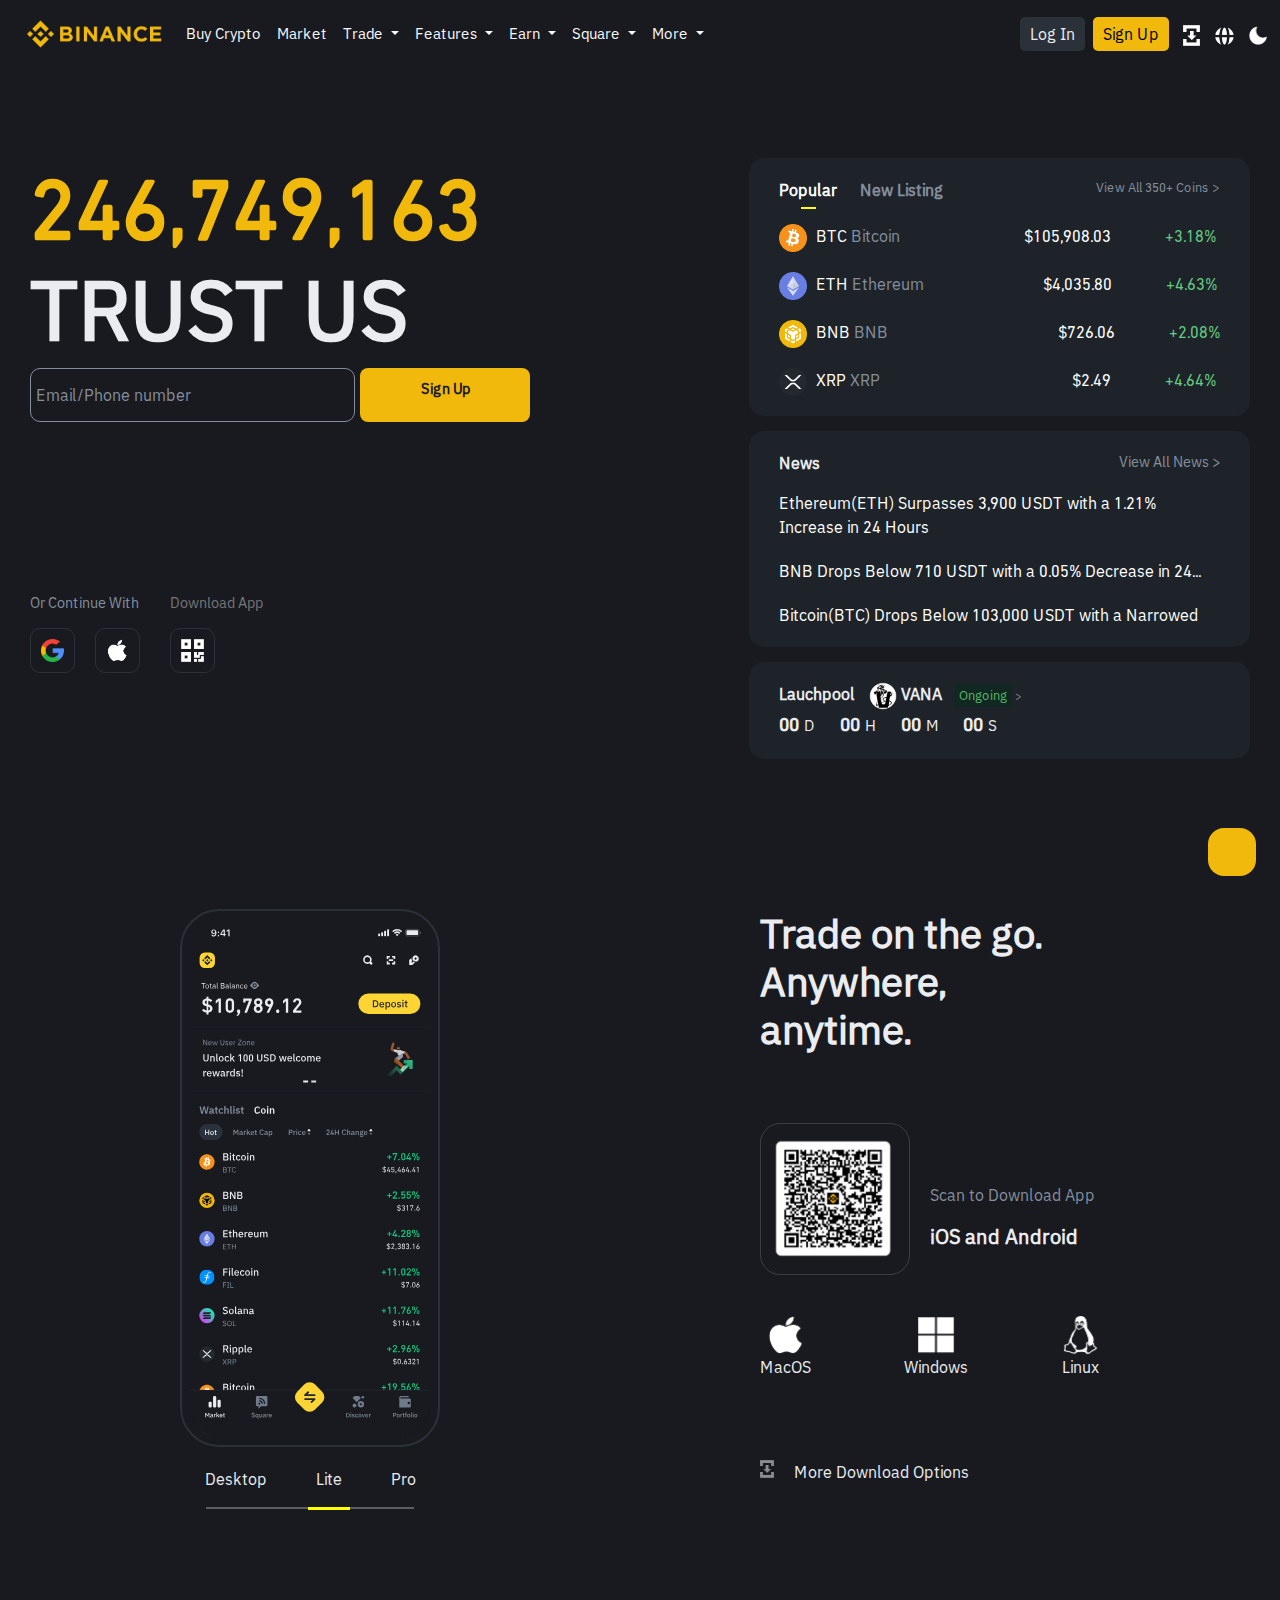
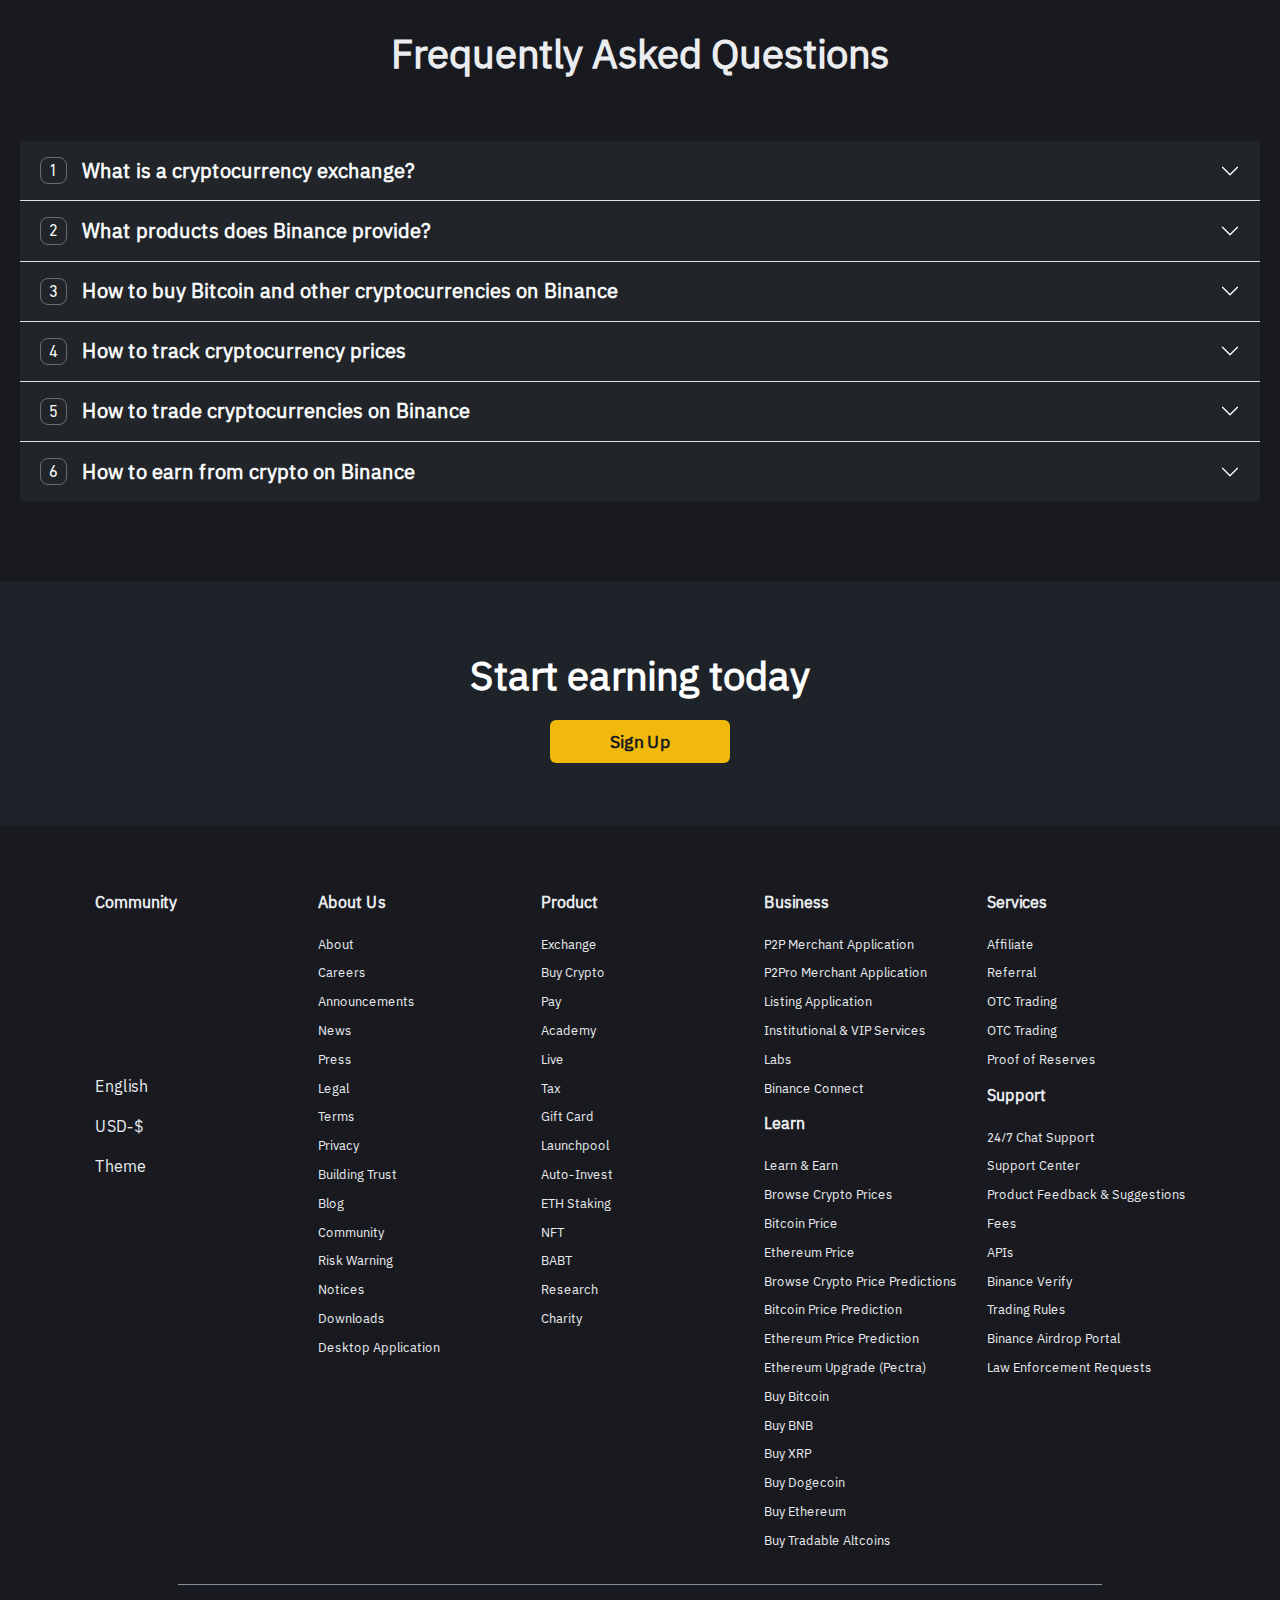
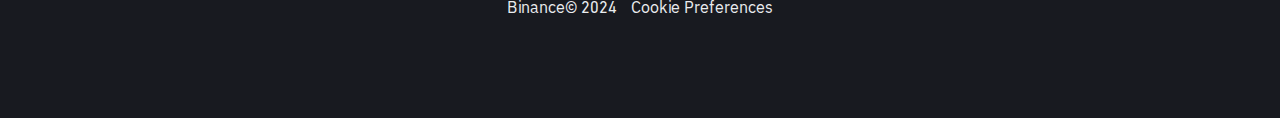
<file: index.html>
<!DOCTYPE html>
<html lang="en">
<head>
    <meta charset="UTF-8">
    <meta name="viewport" content="width=device-width, initial-scale=1.0">
    <link href="https://cdn.jsdelivr.net/npm/bootstrap@5.3.3/dist/css/bootstrap.min.css" rel="stylesheet" integrity="sha384-QWTKZyjpPEjISv5WaRU9OFeRpok6YctnYmDr5pNlyT2bRjXh0JMhjY6hW+ALEwIH" crossorigin="anonymous">
    <title>Binance</title>
    <link rel="website icon" type="png" href="./multimedia/image/Binance_Logo (2).png">
    <link rel="stylesheet" href="https://cdnjs.cloudflare.com/ajax/libs/font-awesome/6.7.1/css/all.min.css" integrity="sha512-5Hs3dF2AEPkpNAR7UiOHba+lRSJNeM2ECkwxUIxC1Q/FLycGTbNapWXB4tP889k5T5Ju8fs4b1P5z/iB4nMfSQ==" crossorigin="anonymous" referrerpolicy="no-referrer"/>
    <link rel="stylesheet" href="./index.css">    
</head>
<body>
    <nav class=".nav" >
        <nav class="navbar navbar-expand-lg " style="margin-top: -15px; margin-left: 15px;">
            <div class="container-fluid">
              <a class="navbar-brand" href="./index.html">
                <img src="./multimedia/image/binance logo.png" class="logo" alt="">
              </a>
              <button class="navbar-toggler" type="button" data-bs-toggle="collapse" data-bs-target="#navbarNavDropdown" aria-controls="navbarNavDropdown" aria-expanded="false" aria-label="Toggle navigation">
                <span class="navbar-toggler-icon"></span>
              </button>
              <div class="collapse navbar-collapse" id="navbarNavDropdown">
                <ul class="navbar-nav">
                  <li class="nav-item">
                    <a class="nav-link active text-light" aria-current="page" href="#" style="font-size: 15px;">Buy Crypto</a>
                  </li>
                  <li class="nav-item">
                    <a class="nav-link text-light" href="./pages/Market.html" style="font-size: 15px;" >Market</a>
                  </li>
                  <li class="nav-item dropdown" style="font-size: 15px;" >
                    <a class="nav-link dropdown-toggle  text-light" href="#" role="button" data-bs-toggle="dropdown" aria-expanded="false">
                      Trade
                    </a>
                    <ul class="dropdown-menu bg-dark" style="font-size: 15px;">
                      <div class="dropdown-item bg-dark text-light">
                        <div>
                            <div style="color: rgb(92,100,113); margin-bottom: 20px;">Basic</div>
                            <div class="dropdown-item-menu">
                                <div style="margin-right: 10px;">
                                    <i class="fa-solid fa-check-to-slot" style="color: #e5ba1f;"></i>
                                </div>
                                <a style="text-decoration: none;" href="#">
                                    <div style="font-size: 14px;font-weight: 500;line-height: 22px; color: white;">Spot</div>
                                    <p style="width: 245px; text-wrap: wrap; font-size: 12px;font-weight: 400;line-height: 18px;color: rgb(92,100,113);">Buy and sell on the Spot market with advanced tools</p>
                                </a>
                            </div>
                            <div class="dropdown-item-menu">
                                <div style="margin-right: 10px;">
                                    <i class="fa-solid fa-check-to-slot" style="color: #e5ba1f;"></i>
                                </div>
                                <a style="text-decoration: none;" href="#">
                                    <div style="font-size: 14px;font-weight: 500;line-height: 22px; color: white;">Margin</div>
                                    <p style="width: 245px; text-wrap: wrap; font-size: 12px;font-weight: 400;line-height: 18px;color: rgb(92,100,113);">Increase your profits with leverage</p>
                                </a>
                            </div>
                            <div class="dropdown-item-menu">
                                <div style="margin-right: 10px;">
                                    <i class="fa-solid fa-check-to-slot" style="color: #e5ba1f;"></i>
                                </div>
                                <a style="text-decoration: none;" href="#">
                                    <div style="font-size: 14px;font-weight: 500;line-height: 22px; color: white;">P2P</div>
                                    <p style="width: 245px; text-wrap: wrap; font-size: 12px;font-weight: 400;line-height: 18px;color: rgb(92,100,113);">Buy & sell cryptocurrencies using bank transfer and 800+ options</p>
                                </a>
                            </div>
                            <div class="dropdown-item-menu">
                                <div style="margin-right: 10px;">
                                    <i class="fa-solid fa-check-to-slot" style="color: #e5ba1f;"></i>
                                </div>
                                <a style="text-decoration: none;" href="#">
                                    <div style="font-size: 14px;font-weight: 500;line-height: 22px; color: white;">Convert and Block Trade</div>
                                    <p style="width: 245px; text-wrap: wrap; font-size: 12px;font-weight: 400;line-height: 18px;color: rgb(92,100,113);">The easiest way to trade at all sizes</p>
                                </a>
                            </div>
                        </div>
                        <div>
                            <div style="color: rgb(92,100,113); margin-bottom: 20px">Advanced</div>
                            <div class="dropdown-item-menu">
                                <div style="margin-right: 10px;">
                                    <i class="fa-brands fa-bots" style="color: #FFD43B;"></i>
                                </div>
                                <a style="text-decoration: none;" href="#">
                                    <div style="font-size: 14px;font-weight: 500;line-height: 22px; color: white;">Trading Bots</div>
                                    <p style="width: 245px; text-wrap: wrap; font-size: 12px;font-weight: 400;line-height: 18px;color: rgb(92,100,113);">
                                        Trade smarter with our various automated strategies - easy, fast and reliable</p>
                                </a>
                            </div>
                            <div class="dropdown-item-menu">
                                <div style="margin-right: 10px;">
                                    <i class="fa-solid fa-circle-dollar-to-slot" style="color: #FFD43B;"></i>
                                </div>
                                <a style="text-decoration: none;" href="#">
                                    <div style="font-size: 14px;font-weight: 500;line-height: 22px; color: white;">Copy Trading</div>
                                    <p style="width: 245px; text-wrap: wrap; font-size: 12px;font-weight: 400;line-height: 18px;color: rgb(92,100,113);">
                                        Follow the most popular traders</p>
                                </a>
                            </div>
                            <div class="dropdown-item-menu">
                                <div style="margin-right: 10px;">
                                    <i class="fa-solid fa-circle-dollar-to-slot" style="color: #FFD43B;"></i>
                                </div>
                                <a style="text-decoration: none;" href="#">
                                    <div style="font-size: 14px;font-weight: 500;line-height: 22px; color: white;">APIs</div>
                                    <p style="width: 245px; text-wrap: wrap; font-size: 12px;font-weight: 400;line-height: 18px;color: rgb(92,100,113);">
                                        Unlimited opportunities with one key</p>
                                </a>
                            </div>
                        </div>
                      </div>
                    </ul>
                  </li>
                  <li class="nav-item dropdown" style="font-size: 15px;">
                    <a class="nav-link dropdown-toggle  text-light" href="#" role="button" data-bs-toggle="dropdown" aria-expanded="false">
                      Features
                    </a>
                    <ul class="dropdown-menu bg-dark" style="font-size: 15px;">
                        <div class="dropdown-item bg-dark text-light">
                            <div>
                                
                                <div class="dropdown-item-menu">
                                    <div style="margin-right: 10px;">
                                        <i class="fa-solid fa-circle-dollar-to-slot" style="color: #FFD43B;"></i>
                                    </div>
                                    <a style="text-decoration: none;" href="#">
                                        <div style="font-size: 14px;font-weight: 500;line-height: 22px; color: white;">
                                            USDⓈ-M Futures
                                        </div>
                                        <p style="width: 245px; text-wrap: wrap; font-size: 12px;font-weight: 400;line-height: 18px;color: rgb(92,100,113);">
                                            Contracts settled in USDT and USDC </p>
                                    </a>
                                </div>
                                <div class="dropdown-item-menu">
                                    <div style="margin-right: 10px;">
                                        <i class="fa-solid fa-circle-dollar-to-slot" style="color: #FFD43B;"></i>
                                    </div>
                                    <a style="text-decoration: none;" href="#">
                                        <div style="font-size: 14px;font-weight: 500;line-height: 22px; color: white;">COIN-M Futures</div>
                                        <p style="width: 245px; text-wrap: wrap; font-size: 12px;font-weight: 400;line-height: 18px;color: rgb(92,100,113);">
                                            Contracts settled in cryptocurrency
                                        </p>
                                    </a>
                                </div>
                                <div class="dropdown-item-menu">
                                    <div style="margin-right: 10px;">
                                        <i class="fa-solid fa-circle-dollar-to-slot" style="color: #FFD43B;"></i>
                                    </div>
                                    <a style="text-decoration: none;" href="#">
                                        <div style="font-size: 14px;font-weight: 500;line-height: 22px; color: white;">Options</div>
                                        <p style="width: 245px; text-wrap: wrap; font-size: 12px;font-weight: 400;line-height: 18px;color: rgb(92,100,113);">
                                            USDT Options with limited downside and affordable entry</p>
                                    </a>
                                </div>
                            </div>
                    </ul>
                  </li>
                  <li class="nav-item dropdown" style="font-size: 15px;">
                    <a class="nav-link dropdown-toggle  text-light" href="#" role="button" data-bs-toggle="dropdown" aria-expanded="false">
                      Earn
                    </a>
                    <ul class="dropdown-menu bg-dark" style="font-size: 15px;">
                        <div class="dropdown-item bg-dark text-light">
                            <div>
                                
                                <div class="dropdown-item-menu">
                                    <div style="margin-right: 10px;">
                                        <i class="fa-solid fa-circle-dollar-to-slot" style="color: #FFD43B;"></i>
                                    </div>
                                    <a style="text-decoration: none;" href="#">
                                        <div style="font-size: 14px;font-weight: 500;line-height: 22px; color: white;">
                                            Overview
                                        </div>
                                        <p style="width: 245px; text-wrap: wrap; font-size: 12px;font-weight: 400;line-height: 18px;color: rgb(92,100,113);">
                                            One-stop portal for all Earn products </p>
                                    </a>
                                </div>
                                <div class="dropdown-item-menu">
                                    <div style="margin-right: 10px;">
                                        <i class="fa-solid fa-circle-dollar-to-slot" style="color: #FFD43B;"></i>
                                    </div>
                                    <a style="text-decoration: none;" href="#">
                                        <div style="font-size: 14px;font-weight: 500;line-height: 22px; color: white;">Simple Earn</div>
                                        <p style="width: 245px; text-wrap: wrap; font-size: 12px;font-weight: 400;line-height: 18px;color: rgb(92,100,113);">
                                            Earn passive income on 300+ crypto assets with flexible and locked terms
                                        </p>
                                    </a>
                                </div>
                                <div class="dropdown-item-menu">
                                    <div style="margin-right: 10px;">
                                        <i class="fa-solid fa-circle-dollar-to-slot" style="color: #FFD43B;"></i>
                                    </div>
                                    <a style="text-decoration: none;" href="#">
                                        <div style="font-size: 14px;font-weight: 500;line-height: 22px; color: white;">Advanced Earn</div>
                                        <p style="width: 245px; text-wrap: wrap; font-size: 12px;font-weight: 400;line-height: 18px;color: rgb(92,100,113);">
                                            Maximize your returns with our advanced yield investment products</p>
                                    </a>
                                </div>
                                <div class="dropdown-item-menu">
                                    <div style="margin-right: 10px;">
                                        <i class="fa-solid fa-circle-dollar-to-slot" style="color: #FFD43B;"></i>
                                    </div>
                                    <a style="text-decoration: none;" href="#">
                                        <div style="font-size: 14px;font-weight: 500;line-height: 22px; color: white;">Loans</div>
                                        <p style="width: 245px; text-wrap: wrap; font-size: 12px;font-weight: 400;line-height: 18px;color: rgb(92,100,113);">
                                            Access quick and easy loans with competitive rates</p>
                                    </a>
                                </div>
                            </div>
                    </ul>
                  </li>
                  <li class="nav-item dropdown" style="font-size: 15px;">
                    <a class="nav-link dropdown-toggle  text-light" href="#" role="button" data-bs-toggle="dropdown" aria-expanded="false">
                      Square
                    </a>
                    <ul class="dropdown-menu bg-dark" style="font-size: 15px;">
                        <div class="dropdown-item bg-dark text-light">
                            <div>
                                
                                <div class="dropdown-item-menu">
                                    <div style="margin-right: 10px;">
                                        <i class="fa-solid fa-circle-dollar-to-slot" style="color: #FFD43B;"></i>
                                    </div>                                    <a style="text-decoration: none;" href="#">
                                        <div style="font-size: 14px;font-weight: 500;line-height: 22px; color: white;">Square</div>
                                        <p style="width: 245px; text-wrap: wrap; font-size: 12px;font-weight: 400;line-height: 18px;color: rgb(92,100,113);">
                                            Stay informed with everything crypto</p>
                                    </a>
                                </div>
                                <div class="dropdown-item-menu">
                                    <div style="margin-right: 10px;">
                                        <i class="fa-solid fa-circle-dollar-to-slot" style="color: #FFD43B;"></i>
                                    </div>                                    <a style="text-decoration: none;" href="#">
                                        <div style="font-size: 14px;font-weight: 500;line-height: 22px; color: white;">Academy (Learn & Earn)</div>
                                        <p style="width: 245px; text-wrap: wrap; font-size: 12px;font-weight: 400;line-height: 18px;color: rgb(92,100,113);">
                                            Earn crypto by learning about blockchain</p>
                                    </a>
                                </div>
                                <div class="dropdown-item-menu">
                                    <div style="margin-right: 10px;">
                                        <i class="fa-solid fa-circle-dollar-to-slot" style="color: #FFD43B;"></i>
                                    </div>                                    
                                    <a style="text-decoration: none;" href="#">
                                        <div style="font-size: 14px;font-weight: 500;line-height: 22px; color: white;">Blog</div>
                                        <p style="width: 245px; text-wrap: wrap; font-size: 12px;font-weight: 400;line-height: 18px;color: rgb(92,100,113);">
                                            Expand your knowledge and get the latest insights</p>
                                    </a>
                                </div>
                                <div class="dropdown-item-menu">
                                    <div style="margin-right: 10px;">
                                        <i class="fa-solid fa-circle-dollar-to-slot" style="color: #FFD43B;"></i>
                                    </div>                                    <a style="text-decoration: none;" href="#">
                                        <div style="font-size: 14px;font-weight: 500;line-height: 22px; color: white;">Research</div>
                                        <p style="width: 245px; text-wrap: wrap; font-size: 12px;font-weight: 400;line-height: 18px;color: rgb(92,100,113);">
                                            Institutional-grade analysis, in-depth insights, and more</p>
                                    </a>
                                </div>
                            </div>
                    </ul>
                  </li>
                  <li class="nav-item dropdown" style="font-size: 15px;">
                    <a class="nav-link dropdown-toggle  text-light" href="#" role="button" data-bs-toggle="dropdown" aria-expanded="false">
                      More
                    </a>
                    <ul class="dropdown-menu bg-dark" style="font-size: 15px;">
                        <div class="dropdown-item bg-dark text-light">
                          <div>
                              
                              <div class="dropdown-item-menu">
                                <div style="margin-right: 10px;">
                                    <i class="fa-solid fa-circle-dollar-to-slot" style="color: #FFD43B;"></i>
                                </div>                                  <a style="text-decoration: none;" href="#">
                                      <div style="font-size: 14px;font-weight: 500;line-height: 22px; color: white;">VIP & Institutional</div>
                                      <p style="width: 245px; text-wrap: wrap; font-size: 12px;font-weight: 400;line-height: 18px;color: rgb(92,100,113);">
                                        Your trusted digital asset platform for VIPs and institutions</p>
                                  </a>
                              </div>
                              <div class="dropdown-item-menu">
                                <div style="margin-right: 10px;">
                                    <i class="fa-solid fa-circle-dollar-to-slot" style="color: #FFD43B;"></i>
                                </div>                                  <a style="text-decoration: none;" href="#">
                                      <div style="font-size: 14px;font-weight: 500;line-height: 22px; color: white;">Launchpool</div>
                                      <p style="width: 245px; text-wrap: wrap; font-size: 12px;font-weight: 400;line-height: 18px;color: rgb(92,100,113);">
                                        Discover and gain access to new token launches</p>
                                  </a>
                              </div>
                              <div class="dropdown-item-menu">
                                <div style="margin-right: 10px;">
                                    <i class="fa-solid fa-circle-dollar-to-slot" style="color: #FFD43B;"></i>
                                </div>                                  <a style="text-decoration: none;" href="#">
                                      <div style="font-size: 14px;font-weight: 500;line-height: 22px; color: white;">Megadrop</div>
                                      <p style="width: 245px; text-wrap: wrap; font-size: 12px;font-weight: 400;line-height: 18px;color: rgb(92,100,113);">
                                        Lock your BNB and complete Web3 quests for boosted airdrop rewards</p>
                                  </a>
                              </div>
                              <div class="dropdown-item-menu">
                                <div style="margin-right: 10px;">
                                    <i class="fa-solid fa-circle-dollar-to-slot" style="color: #FFD43B;"></i>
                                </div>                                  <a style="text-decoration: none;" href="#">
                                      <div style="font-size: 14px;font-weight: 500;line-height: 22px; color: white;">Mining Pool</div>
                                      <p style="width: 245px; text-wrap: wrap; font-size: 12px;font-weight: 400;line-height: 18px;color: rgb(92,100,113);">
                                        Mine more rewards by connecting to the pool</p>
                                  </a>
                              </div>
                              <div class="dropdown-item-menu">
                                <div style="margin-right: 10px;">
                                    <i class="fa-solid fa-circle-dollar-to-slot" style="color: #FFD43B;"></i>
                                </div>                                  <a style="text-decoration: none;" href="#">
                                      <div style="font-size: 14px;font-weight: 500;line-height: 22px; color: white;">Pay</div>
                                      <p style="width: 245px; text-wrap: wrap; font-size: 12px;font-weight: 400;line-height: 18px;color: rgb(92,100,113);">
                                        Send, receive and spend crypto</p>
                                  </a>
                              </div>
                          </div>
                          <div>
                              
                              
                              <div class="dropdown-item-menu">
                                <div style="margin-right: 10px;">
                                    <i class="fa-solid fa-circle-dollar-to-slot" style="color: #FFD43B;"></i>
                                </div>                                  <a style="text-decoration: none;" href="#">
                                      <div style="font-size: 14px;font-weight: 500;line-height: 22px; color: white;">NFT</div>
                                      <p style="width: 245px; text-wrap: wrap; font-size: 12px;font-weight: 400;line-height: 18px;color: rgb(92,100,113);">
                                        Explore NFTs from creators worldwide</p>
                                  </a>
                              </div>
                              <div class="dropdown-item-menu">
                                <div style="margin-right: 10px;">
                                    <i class="fa-solid fa-circle-dollar-to-slot" style="color: #FFD43B;"></i>
                                </div>                                  <a style="text-decoration: none;" href="#">
                                      <div style="font-size: 14px;font-weight: 500;line-height: 22px; color: white;">Fan Token</div>
                                      <p style="width: 245px; text-wrap: wrap; font-size: 12px;font-weight: 400;line-height: 18px;color: rgb(92,100,113);">
                                        Discover an all-new fandom and unlock unlimited fan experiences</p>
                                  </a>
                              </div>
                              <div class="dropdown-item-menu">
                                <div style="margin-right: 10px;">
                                    <i class="fa-solid fa-circle-dollar-to-slot" style="color: #FFD43B;"></i>
                                </div>                                  <a style="text-decoration: none;" href="#">
                                      <div style="font-size: 14px;font-weight: 500;line-height: 22px; color: white;">Binance Wallet</div>
                                      <p style="width: 245px; text-wrap: wrap; font-size: 12px;font-weight: 400;line-height: 18px;color: rgb(92,100,113);">
                                        Meet the next-generation Web3 wallet</p>
                                  </a>
                              </div>
                              <div class="dropdown-item-menu">
                                <div style="margin-right: 10px;">
                                    <i class="fa-solid fa-circle-dollar-to-slot" style="color: #FFD43B;"></i>
                                </div>                                  <a style="text-decoration: none;" href="#">
                                      <div style="font-size: 14px;font-weight: 500;line-height: 22px; color: white;">BNB Chain</div>
                                      <p style="width: 245px; text-wrap: wrap; font-size: 12px;font-weight: 400;line-height: 18px;color: rgb(92,100,113);">
                                        The most popular blockchain to build your own dApp</p>
                                  </a>
                              </div>
                              <div class="dropdown-item-menu">
                                <div style="margin-right: 10px;">
                                    <i class="fa-solid fa-circle-dollar-to-slot" style="color: #FFD43B;"></i>
                                </div>                                  <a style="text-decoration: none;" href="#">
                                      <div style="font-size: 14px;font-weight: 500;line-height: 22px; color: white;"> Charity</div>
                                      <p style="width: 245px; text-wrap: wrap; font-size: 12px;font-weight: 400;line-height: 18px;color: rgb(92,100,113);">
                                        Blockchain empowers charity to be more transparent, efficient, and traceable</p>
                                  </a>
                              </div>
                          </div>
                        </div>
                      </ul>
                  </li>
                </ul>
              </div>
              <div>
                <a href=""><i class="fa-solid fa-magnifying-glass"></i></a>
                <a href="./pages/Log-in.html" class="login"><button>Log In</button></a>
                <a href="./pages/Sign-up.html" class="Sign-up"><button style="color: black;">Sign Up</button></a>
                <a href="#"><img src="./multimedia/image/app-download.png" class="icon-img" alt=""></a>
                <a href="#"><img src="./multimedia/image/globe.png" class="icon-img-2" alt=""></a>
                <a href="#"><img src="./multimedia/image/moon.png" class="icon-img-2" alt=""></a>
              </div>
            </div>
          </nav>
    </nav>
    <section class="sec-1">
        <div class="parent-1">
            <div>
                <h1>
                    <div style="color: var(--primary-color);" class="child">246,749,163</div>
                    <div style="font-weight: 770;" class="child"></div>
                    <div style="font-weight: 750;" class="child">TRUST US</div>
                </h1>
                    <div>
                        <form action="" style="display: flex; gap: 5px;">
                            <input type="text" placeholder="Email/Phone number" class="input">
                            <a href="./pages/Sign-up.html" style="background-color:var(--primary-color); font-size: .9em; border-radius: 8px; width: 170px; padding: 10px 10px; text-decoration: none; color: var(--black); text-align: center; font-weight: 600;" id="clear">Sign Up</button></a>
                        </form>
                    </div>
                    <div style="margin-top: 170px; display: flex; gap: 30px;">
                        <div>
                            <div style="color: var(--light-color); font-size: .9em;">Or Continue With</div>
                            <div style="display: flex; gap: 20px;">
                                <a href="#"><img class="icon-qr-app" src="./multimedia/image/google.png" alt="google"></a>
                                <a href="#"><img class="icon-qr-app" src="./multimedia/image/apple.png" alt="apple"></a>
                            </div>
                        </div>
                        <div>
                            
                            <div style="color: rgba(255, 255, 255, 0.404); font-size: .9em;">Download App</div>
                            
                            <a href="#">
                                <img class="icon-qr-app"  id="card-app-hover" src="./multimedia/image/qr-app.png" alt="qr-app">
                                    <div class="card-app">
                                        <div style="font-size: .8em; display: block;">Scan to Download App <div>iOS & Android</div></div>
                                        <img style="width: 160px; " src="./multimedia/image/app-qr-code.png" alt="qr-code">
                                        <div style="font-size: .8em; background-color:rgb(246,212,52) ; color: black; border-radius: 7px; padding: 5px 7px;">More Download Options</div>
                                    </div>
                            </a>
                        </div>
                    </div>
            </div>
            <div class="cad">
                <div class="card-1">
                    <div style="display: flex; justify-content: space-between;">
                        <a style="display: inline; text-decoration: none; color: white; font-weight: 600;" href="">Popular
                            <div style="border: thin solid yellow; margin-left: auto;margin-right: auto; margin-top: 5px; width: 15px;">

                            </div>
                            <a style="display: inline; text-decoration: none; margin-right: 130px; color: rgb(132,142,156); font-weight: 600;" href="">New Listing</a>
                         </a>
                         
                         <a style="display: inline; text-decoration: none;  font-size: .8em; color: rgb(132,142,156)" href="">View All 350+ Coins ></a>
                    </div>
                    <div style="display: flex;">
                        <div style="margin-top: 15px;">
                            <a href="#" style="text-decoration: none; margin-bottom: 20px;  color: white; display: block;">
                                <img class="card-1-icon" src="./multimedia/image/btc.png" alt="btc">
                                <span id="clear">
                                    <span style="font-weight: 570;">BTC</span> <span style="color: rgb(132,142,156);">Bitcoin</span> <span style="margin-left: 120px;">$105,908.03</span>
                                </span>
                                <span style="color: rgb(99,203,130); margin-left: 50px;">+3.18%</span>
                            </a>
                            <a href="#" style="text-decoration: none; margin-bottom: 20px;  color: white; display: block;">
                                <img class="card-1-icon" src="./multimedia/image/etherium.png" alt="btc">
                                <span id="clear">
                                    <span style="font-weight: 570;">ETH</span> <span style="color: rgb(132,142,156);">Ethereum</span> <span style="margin-left: 115px;">$4,035.80</span>
                                </span>
                                <span style="color: rgb(99,203,130); margin-left: 50px;">+4.63%</span>
                            </a>
                            <a href="#" style="text-decoration: none; margin-bottom: 20px;color: white; display: block;">
                                <img class="card-1-icon" src="./multimedia/image/bnb.png" alt="btc">
                                <span id="clear">
                                    <span style="font-weight: 570;">BNB</span> <span style="color: rgb(132,142,156);">BNB</span> <span style="margin-left: 166px;">$726.06</span>
                                </span>
                                <span style="color: rgb(99,203,130); margin-left: 50px;">+2.08%</span>
                            </a>
                            <a href="#" style="text-decoration: none; color: white; display: block;">
                                <img class="card-1-icon" src="./multimedia/image/xrp.png" alt="btc">
                                <span id="clear">
                                    <span  style="font-weight: 570;">XRP</span> <span style="color: rgb(132,142,156);">XRP</span> <span style="margin-left: 188px;">$2.49</span>
                                </span>
                                <span style="color: rgb(99,203,130); margin-left: 50px;">+4.64%</span>
                            </a>
                        </div>
                    </div>
                </div>
                <div class="card-2">
                    <div style="display: flex; justify-content: space-between;">
                        <p style="font-weight: 600;">News</p>
                        <a href="#" style="text-decoration: inherit; color:rgb(132,142,156); font-size: .9em;">View All News ></a>
                    </div>
                    <div>
                        <a style="display: block; text-decoration: none; color: white;" id="clear" href="">Ethereum(ETH) Surpasses 3,900 USDT with a 1.21% <div>Increase in 24 Hours</div></a>
                        <a style="display: block; text-decoration: none; margin-top: 20px; color: white;" id="clear" href="">BNB Drops Below 710 USDT with a 0.05% Decrease in 24...</a>
                        <a style="display: block; text-decoration: none; color: white; margin-top: 20px;" id="clear" href="">Bitcoin(BTC) Drops Below 103,000 USDT with a Narrowed</a>
                    </div>
                </div>
                    <a class="card-3" href="#">
                        <p style="font-weight: 600; display: inline;">Lauchpool</p>
                        <img style="width: 28px; margin-left: 10px;" src="./multimedia/image/vanna.png" alt="">
                        <p style="font-weight: 600; display: inline;">VANA</p>
                        <div style="background-color: rgb(16,40,33); display: inline; padding: 3px 5px; color: rgb(88,183,102); font-size: .8em; margin-left: 8px;">Ongoing</div><span style="color: rgb(132,142,156); font-size: .7em;">  ></span>
                        <div style="font-weight: 600; font-size: 1.2em;">
                            <span>00 <span style="font-size: .8em; font-weight: 100;">D</span></span>     
                            <span style="margin-left: 20px;">00 <span style="font-size: .8em; font-weight: 100;">H</span>
                            <span style="margin-left: 20px;">00 <span style="font-size: .8em; font-weight: 100;">M</span>
                            <span style="margin-left: 20px;">00 <span style="font-size: .8em; font-weight: 100;">S</span>
                        </div>
                        </a>
                </div>
            </div>
        </div>
    </section>
    <section class="sec-2">
        <div class="parent-2">
            <div id="phone" >
                 <img  src="./multimedia/image/download-lite-dark-en (1).svg" alt="">
                <div style="display: flex; justify-content: space-around; margin-top: 20px;">
                    <p>Desktop</p>
                    <p>Lite</p>
                    <p>Pro</p>
                </div>

                <!-- dashline -->
                <div style="width: 80%; height: 2px; background-color: rgba(255, 255, 255, 0.295); margin-left: 26px; position: relative;">
                    <div style="width: 20%; height: 3px; background-color: yellow; margin-left: 102px; position: absolute; bottom: -0.5px;"></div>
                </div>
            </div>
            <div class="sec-2-child-2">
                <h2 class="sec-2-h1">Trade on the go. Anywhere, anytime.</h2>
                <div style="display: flex; gap: 20px; margin-top: 70px;">
                    <img class="sec-2-qr-app" src="./multimedia/image/app-qr-code.png" alt="">
                    <div style="margin-top: 60px;">
                        <p style="font-weight: 400 !important; font-size: 16px !important; line-height: 24px !important; color: var(--light-color);">Scan to Download App</p>
                        <p style="font-size: 20px !important; font-weight: 600 !important; line-height: 28px !important; margin-bottom: -50px;">iOS and Android</p>
                    </div>
                </div>
                <div class="sec-2-child-2-menu">
                    <div style="text-align: center;">
                        <img class="sec-2-icon" src="./multimedia/image/apple.png" alt="">
                        <p>MacOS</p>
                    </div>
                    <div style="text-align: center;">
                        <img class="sec-2-icon" src="./multimedia/image/Windows.png" alt="">
                        <p>Windows</p>
                    </div>
                    <div style="text-align: center;">
                        <img class="sec-2-icon" src="./multimedia/image/linux.png" alt="">
                        <p>Linux</p>
                    </div>
                </div>
                <a style="display: flex; margin-top: 65px;text-decoration: none; gap: 20px;" href="">
                    <img style=" width: 14px; height: fit-content; opacity: 50%; display: inline-block;" src="./multimedia/image/app-download.png" alt="">
                    <div style=" color: var(--white);">More Download Options</div>
                </a>
            </div>
        </div>
    </section>
    <section class="sec-3">
        <div class="parent-3">
            <h2 style="font-size: 40px !important; font-weight: 600 ; line-height: 48px ; margin-bottom: 64px ; text-align: center ;">Frequently Asked Questions</h2>
            <div>
                <div class="accordion accordion-flush" id="accordionFlushExample">
                    <div class="accordion-item">
                      <h2 class="accordion-header">
                        <button class="accordion-button collapsed bg-dark text-light fw-semibold fs-5" type="button" data-bs-toggle="collapse" data-bs-target="#flush-collapseOne" aria-expanded="false" aria-controls="flush-collapseOne">
                            <div class="accord-num">1</div>
                            What is a cryptocurrency exchange?
                        </button>
                      </h2>
                      <div id="flush-collapseOne" class="accordion-collapse collapse" data-bs-parent="#accordionFlushExample">
                        <div class="accordion-body  bg-dark text-light"><span style="color: var(--primary-color);">Cryptocurrency</span> exchanges are digital marketplaces that enable users to buy and sell cryptocurrencies like <span style="color: var(--primary-color);">Bitcoin</span>, <span style="color: var(--primary-color);">Ethereum</span>, and <span style="color: var(--primary-color);">Tether</span>. The Binance exchange is the largest crypto exchange by trade volume.</div>
                      </div>
                    </div>
                    <div class="accordion-item">
                      <h2 class="accordion-header">
                        <button class="accordion-button collapsed bg-dark text-light fw-semibold fs-5" type="button" data-bs-toggle="collapse" data-bs-target="#flush-collapseTwo" aria-expanded="false" aria-controls="flush-collapseTwo">
                            <div class="accord-num">2</div>
                            What products does Binance provide?
                        </button>
                      </h2>
                      <div id="flush-collapseTwo" class="accordion-collapse collapse" data-bs-parent="#accordionFlushExample">
                        <div class="accordion-body bg-dark text-light">
                            <p>Binance is the world's leading cryptocurrency exchange, catering to 235 million registered users in over 180 countries. With low fees and over 350 cryptocurrencies to trade, Binance is the preferred exchange to trade Bitcoin, Altcoins, and other virtual assets.</p>
                            <p>With Binance users can:</p>
                            <ul>
                                <li>
                                    Trade hundreds of cryptocurrencies on <span style="color: var(--primary-color);">Spot</span>, <span style="color: var(--primary-color);">Margin</span>, and <span style="color: var(--primary-color);">Features</span> market
                                </li>
                                <li>
                                    Buy and sell cryptocurrencies with <span style="color: var(--primary-color);">Binance P2P </span>.
                                </li>
                                <li>
                                    Earn interest on your crypto with <span style="color: var(--primary-color);">Binance Earn </span>.
                                </li>
                                <li>
                                    Buy or earn new tokens on <span style="color: var(--primary-color);">Binance Launchpad </span>.
                                </li>
                                <li>
                                    Trade, stake, and loan NFTs on  <span style="color: var(--primary-color);">Binance NFT </span>marketplace.
                                </li>
                            </ul>
                        </div>
                      </div>
                    </div>
                    <div class="accordion-item">
                      <h2 class="accordion-header">
                        <button class="accordion-button collapsed bg-dark text-light fw-semibold fs-5" type="button" data-bs-toggle="collapse" data-bs-target="#flush-collapseThree" aria-expanded="false" aria-controls="flush-collapseThree">
                            <div class="accord-num">3</div>
                         How to buy Bitcoin and other cryptocurrencies on Binance
                        </button>
                      </h2>
                      <div id="flush-collapseThree" class="accordion-collapse collapse" data-bs-parent="#accordionFlushExample">
                        <div class="accordion-body bg-dark text-light">
                            There are several ways to buy cryptocurrencies on Binance. You can use a credit/debit card, cash balance, or Apple Pay/Google Pay to <span style="color: var(--primary-color);"> purchase crypto</span> on Binance. Before getting started, please make sure you’ve completed <span style="color: var(--primary-color);"> Identity Verification </span>for your Binance account.</div>
                      </div>
                    </div>
                    <div class="accordion-item">
                        <h2 class="accordion-header">
                          <button class="accordion-button collapsed bg-dark text-light fw-semibold fs-5" type="button" data-bs-toggle="collapse" data-bs-target="#flush-collapseFour" aria-expanded="false" aria-controls="flush-collapseFour">
                            <div class="accord-num">4</div>
                            How to track cryptocurrency prices
                          </button>
                        </h2>
                        <div id="flush-collapseFour" class="accordion-collapse collapse" data-bs-parent="#accordionFlushExample">
                          <div class="accordion-body bg-dark text-light">
                            The easiest way to track the latest cryptocurrency prices, trading volumes, trending altcoins, and market cap is the <span style="color: var(--primary-color);"> Binance Cryptocurrency Directory</span>. Click on the coins to know historical coin prices, 24-hour trading volume, and the price of cryptocurrencies like  <span style="color: var(--primary-color);">Bitcoin</span>, <span style="color: var(--primary-color);">Ethereum</span>, <span style="color: var(--primary-color);">BNB</span> and others in real-time.
                            </div>
                        </div>
                      </div>
                      <div class="accordion-item">
                      <h2 class="accordion-header">
                        <button class="accordion-button collapsed bg-dark text-light fw-semibold fs-5" type="button" data-bs-toggle="collapse" data-bs-target="#flush-collapseFive" aria-expanded="false" aria-controls="flush-collapseFive">
                            <div class="accord-num">5</div>
                            How to trade cryptocurrencies on Binance
                        </button>
                      </h2>
                      <div id="flush-collapseFive" class="accordion-collapse collapse" data-bs-parent="#accordionFlushExample">
                        <div class="accordion-body bg-dark text-light">
                            You can trade hundreds of cryptocurrencies on Binance via the <span style="color: var(--primary-color);">Spot</span>, <span style="color: var(--primary-color);">Margin</span>, <span style="color: var(--primary-color);"> Futures</span> and <span style="color: var(--primary-color);">Options</span>markets. To <span style="color: var(--primary-color);">begin trading </span>, users need to register an account, complete identity verification, buy/deposit crypto, and start trading.
                        </div>
                      </div>
                    </div>
                    <div class="accordion-item">
                        <h2 class="accordion-header">
                          <button class="accordion-button collapsed bg-dark text-light fw-semibold fs-5" type="button" data-bs-toggle="collapse" data-bs-target="#flush-collapseSix" aria-expanded="false" aria-controls="flush-collapseSix">
                            <div class="accord-num">6</div>
                            How to earn from crypto on Binance
                          </button>
                        </h2>
                        <div id="flush-collapseSix" class="accordion-collapse collapse" data-bs-parent="#accordionFlushExample">
                          <div class="accordion-body bg-dark text-light">
                            Users can earn rewards on more than 180+ cryptocurrencies by using one of the products offered on <span style="color: var(--primary-color);">Binance Earn</span>. Our platform offers dozens of digital assets like <span style="color: var(--primary-color);">Bitcoin</span>, <span style="color: var(--primary-color);">Ethereum</span>, and stablecoins.
                          </div>
                        </div>
                      </div>
                  </div>
            </div>
        </div>
    </section>
    <section class="sec-4">
        <div class="parent-4">
            <h2 style="font-size: 40px !important; font-weight: 600 ; line-height: 48px ; margin-bottom: 30px ; text-align: center ;">Start earning today</h2>
                <a href="./pages/Sign-up.html" style="background-color:var(--primary-color); font-size: 1.1em; border-radius: 6px;  padding: 10px 60px; text-decoration: none; color: var(--black); text-align: center; font-weight: 600; margin-bottom: 30px ;" id="clear">Sign Up</a>
        </div>
    </section>
    <footer class="footer">
        <div class="parent-foot">
            <div class="foot-icon">
                <h3 class="f-h3" style="font-weight: 600; font-size: 16px; line-height: 24px; margin-bottom: 35px;">Community</h3>
                <div class="d-n" style="display: grid; grid-template-columns: 1fr 1fr 1fr 1fr; column-gap: 25px; row-gap: 40px; margin-bottom: 45px ;">
                    <i class="fa-brands fa-discord fa-xl"></i>
                    <i class="fa-brands fa-telegram fa-xl"></i>
                    <i class="fa-brands fa-tiktok fa-xl"></i>
                    <i class="fa-brands fa-facebook fa-xl"></i>
                    <i class="fa-brands fa-x-twitter fa-xl"></i>
                    <i class="fa-brands fa-reddit fa-xl"></i>
                    <i class="fa-brands fa-instagram fa-xl"></i>
                    <i class="fa-brands fa-youtube fa-xl"></i>
                    <i class="fa-brands fa-whatsapp fa-xl"></i>
                    <i class="fa-solid fa-ellipsis fa-xl"></i>
                </div>
                <div>
                    <i  class="fa-solid fa-globe fa-lg"></i>
                    <p style="display: inline-block;">English</p>
                </div>
                <div>
                    <i class="fa-solid fa-circle-dollar-to-slot fa-lg"></i>
                    <p style="display: inline-block;">USD-$</p>
                </div>
                <div>
                    <p style="display: inline-block;">Theme</p>
                    <i class="fa-solid fa-moon"></i>
                </div>
            </div>
            <div>
                <h3 class="f-h3" style="font-weight: 600; font-size: 16px; line-height: 24px;margin-bottom: 25px;">About Us</h3>
                <div class="d-n" style="font-size: .8em; line-height: 1em; font-weight: 590;">
                    <p><a href="./pages/About.html" id="color">About</a></p>
                    <p><a href="" id="color">Careers</a></p>
                    <p><a href="" id="color">Announcements</a></p>
                    <p><a href="" id="color">News</a></p>
                    <p><a href="" id="color">Press</a></p>
                    <p><a href="" id="color">Legal</a></p>
                    <p><a href="" id="color">Terms</a></p>
                    <p><a href="" id="color">Privacy</a></p>
                    <p><a href="" id="color">Building Trust</a></p>
                    <p><a href="" id="color">Blog</a></p>
                    <p><a href="" id="color">Community</a></p>
                    <p><a href="" id="color">Risk Warning</a></p>
                    <p><a href="" id="color">Notices</a></p>
                    <p><a href="" id="color">Downloads</a></p>
                    <p><a href="" id="color">Desktop Application</a></p>
                </div>
            </div>
            <div>
                <h3 class="f-h3" style="font-weight: 600; font-size: 16px; line-height: 24px;margin-bottom: 25px;">Product</h3>
                <div class="d-n" style="font-size: .8em; line-height: 1em; font-weight: 590;">
                    <p><a href="" id="color">Exchange</a></p>
                    <p><a href="" id="color">Buy Crypto</a></p>
                    <p><a href="" id="color">Pay</a></p>
                    <p><a href="" id="color">Academy</a></p>
                    <p><a href="" id="color">Live</a></p>
                    <p><a href="" id="color">Tax</a></p>
                    <p><a href="" id="color">Gift Card</a></p>
                    <p><a href="" id="color">Launchpool</a></p>
                    <p><a href="" id="color">Auto-Invest</a></p>
                    <p><a href="" id="color">ETH Staking</a></p>
                    <p><a href="" id="color">NFT</a></p>
                    <p><a href="" id="color">BABT</a></p>
                    <p><a href="" id="color">Research</a></p>
                    <p><a href="" id="color">Charity</a></p>
                </div>
            </div>
            <div>
                <h3 class="f-h3" style="font-weight: 600; font-size: 16px; line-height: 24px;margin-bottom: 25px;">Business</h3>
                <div class="d-n" style="font-size: .8em; line-height: 1em; font-weight: 590;">
                    <p><a href="" id="color">P2P Merchant Application</a></p>
                    <p><a href="" id="color">P2Pro Merchant Application</a></p>
                    <p><a href="" id="color">Listing Application</a></p>
                    <p><a href="" id="color">Institutional & VIP Services</a></p>
                    <p><a href="" id="color">Labs</a></p>
                    <p><a href="" id="color">Binance Connect</a></p>
                </div>
                <h3 class="f-h3" style="font-weight: 600; font-size: 16px; line-height: 24px;margin-bottom: 25px;">Learn</h3>
                <div class="d-n" style="font-size: .8em; line-height: 1em; font-weight: 590;">
                    <p><a href="" id="color">Learn & Earn</a></p>
                    <p><a href="" id="color">Browse Crypto Prices</a></p>
                    <p><a href="" id="color">Bitcoin Price</a></p>
                    <p><a href="" id="color">Ethereum Price</a></p>
                    <p><a href="" id="color">Browse Crypto Price Predictions</a></p>
                    <p><a href="" id="color">Bitcoin Price Prediction</a></p>
                    <p><a href="" id="color">Ethereum Price Prediction</a></p>
                    <p><a href="" id="color">Ethereum Upgrade (Pectra)</a></p>
                    <p><a href="" id="color">Buy Bitcoin</a></p>
                    <p><a href="" id="color">Buy BNB</a></p>
                    <p><a href="" id="color">Buy XRP</a></p>
                    <p><a href="" id="color">Buy Dogecoin</a></p>
                    <p><a href="" id="color">Buy Ethereum</a></p>
                    <p><a href="" id="color">Buy Tradable Altcoins</a></p>
                </div>
            </div>
            <div>
                <h3 class="f-h3" style="font-weight: 600; font-size: 16px; line-height: 24px;margin-bottom: 25px;">Services</h3>
                <div class="d-n" style="font-size: .8em; line-height: 1em; font-weight: 590;">
                    <p><a href="" id="color">Affiliate</a></p>
                    <p><a href="" id="color">Referral</a></p>
                    <p><a href="" id="color">OTC Trading</a></p>
                    <p><a href="" id="color">OTC Trading</a></p>
                    <p><a href="" id="color">Proof of Reserves</a></p>
                </div>
                <h3 class="f-h3" style="font-weight: 600; font-size: 16px; line-height: 24px;margin-bottom: 25px;">Support</h3>
                <div class="d-n" style="font-size: .8em; line-height: 1em; font-weight: 590;">
                    <p><a href="" id="color">24/7 Chat Support</a></p>
                    <p><a href="" id="color">Support Center</a></p>
                    <p><a href="" id="color">Product Feedback & Suggestions</a></p>
                    <p><a href="" id="color">Fees</a></p>
                    <p><a href="" id="color">APIs</a></p>
                    <p><a href="" id="color">Binance Verify</a></p>
                    <p><a href="" id="color">Trading Rules</a></p>
                    <p><a href="" id="color">Binance Airdrop Portal</a></p>
                    <p><a href="" id="color">Law Enforcement Requests</a></p>
                </div>
            </div>
        </div>
        <div style="margin-top: 20px; margin-bottom: 20px;text-align: center; width: 75%;">
        <div style="background-color: var(--light-color); height: 1px; width: 100%;  margin-right: auto; margin-left: auto;  font-size: .8em; margin-bottom: 10px;"></div> 
            
        <p>Binance© 2024 <a href="" style="margin-left: 10px;" id="color"> Cookie Preferences</a></p>
        </div>
    </footer>
    <div class="support">
        <i class="fa-solid fa-headset lg" style="color: #000000;"></i>
        <a href="" class="support-content">Support</a>
    </div>
    
    
    <script>
            $(document).ready(function () {
                $('.dropdown').hover(function () {
                    $(this).addClass('show');
                    $(this).find('.dropdown-menu').addClass('show');
                }, function () {
                    $(this).removeClass('show');
                    $(this).find('.dropdown-menu').removeClass('show');
                });
            });
    </script>
    <script src="https://cdn.jsdelivr.net/npm/bootstrap@5.3.3/dist/js/bootstrap.bundle.min.js" integrity="sha384-YvpcrYf0tY3lHB60NNkmXc5s9fDVZLESaAA55NDzOxhy9GkcIdslK1eN7N6jIeHz" crossorigin="anonymous"></script>
</body>
</html>
</file>
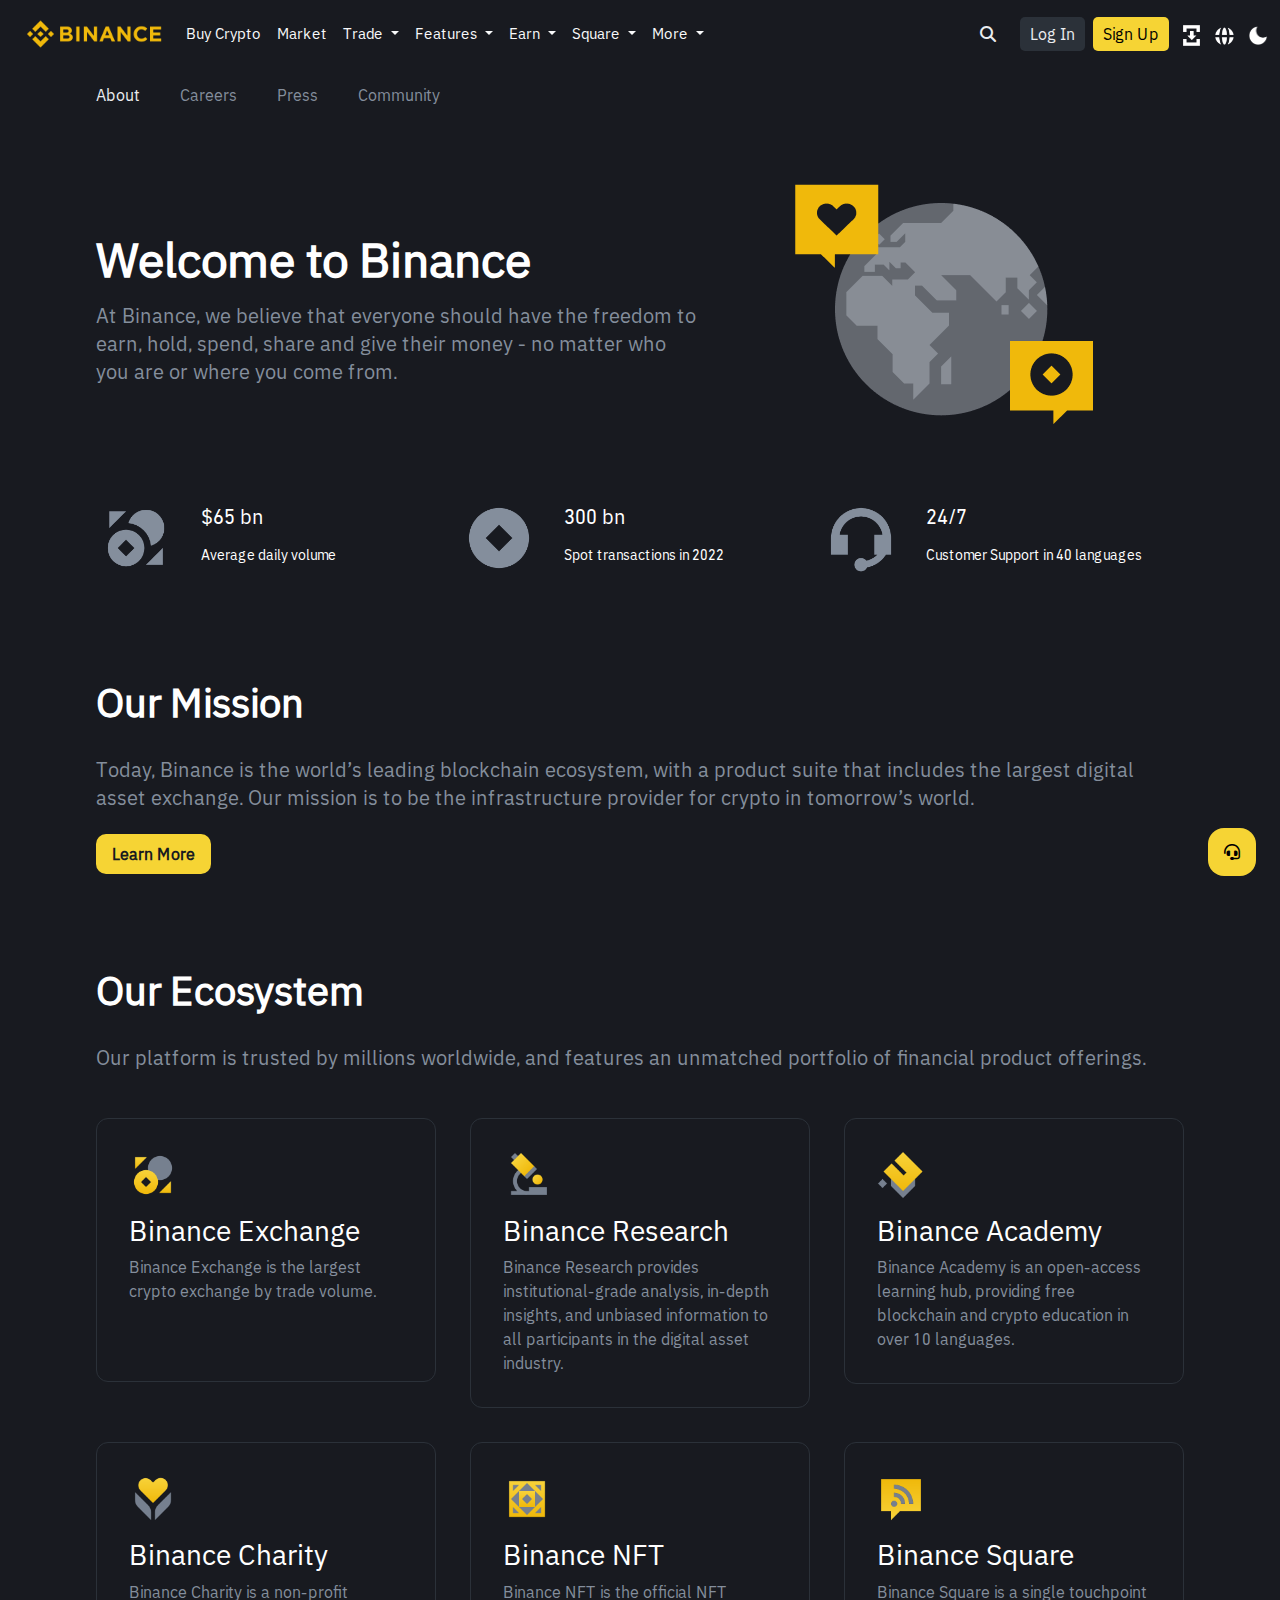
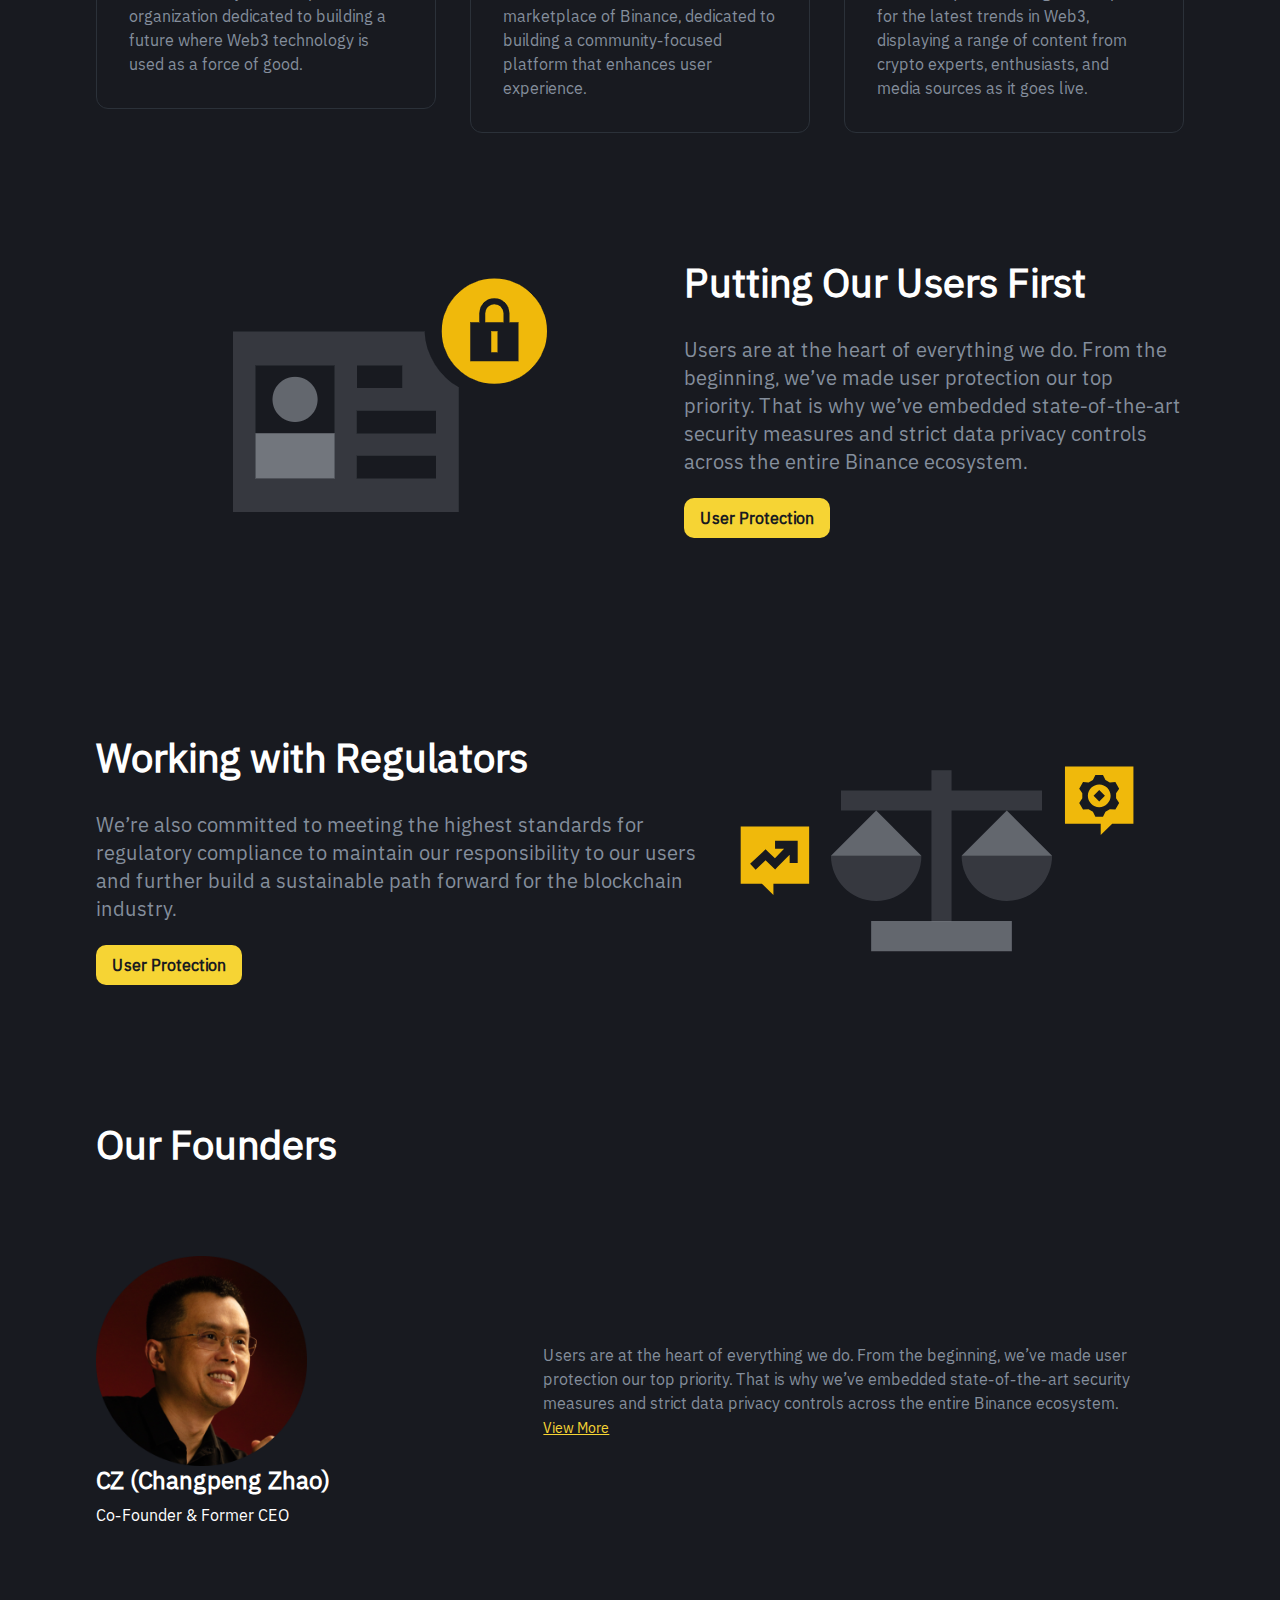
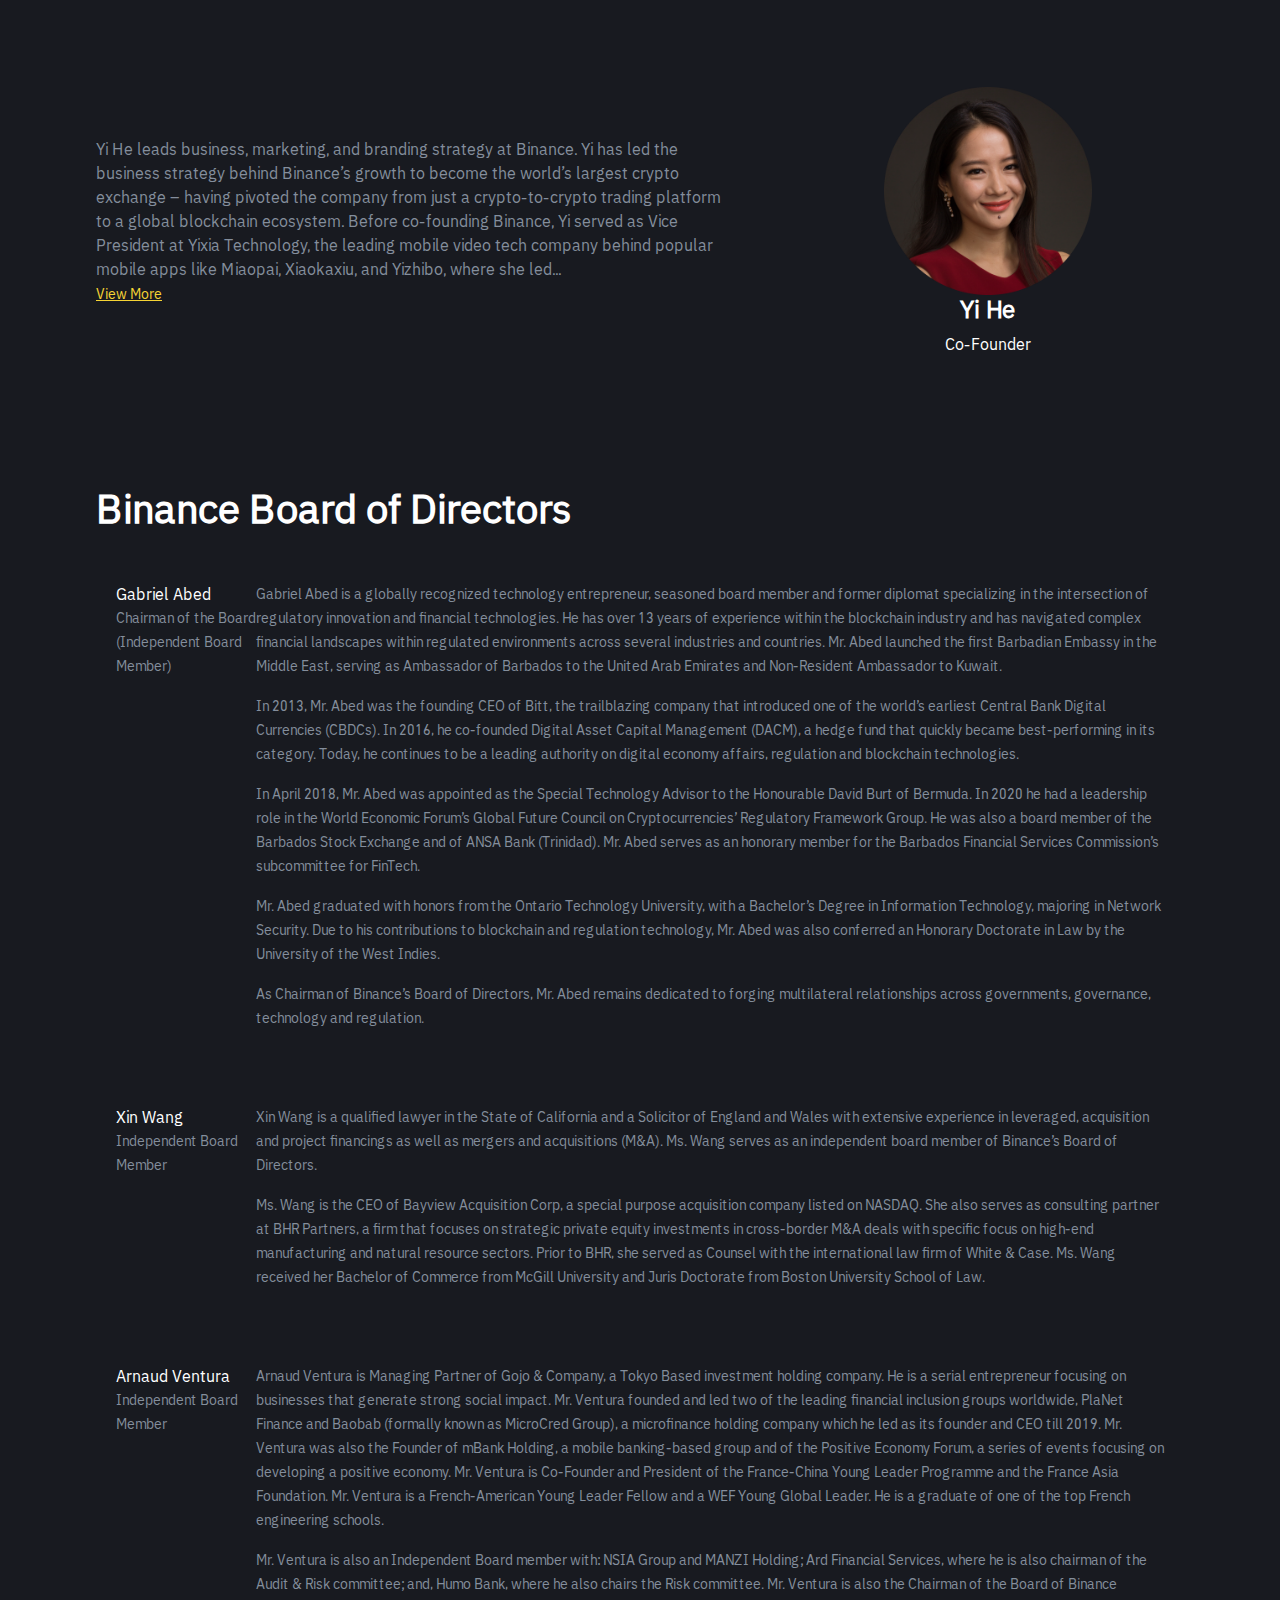
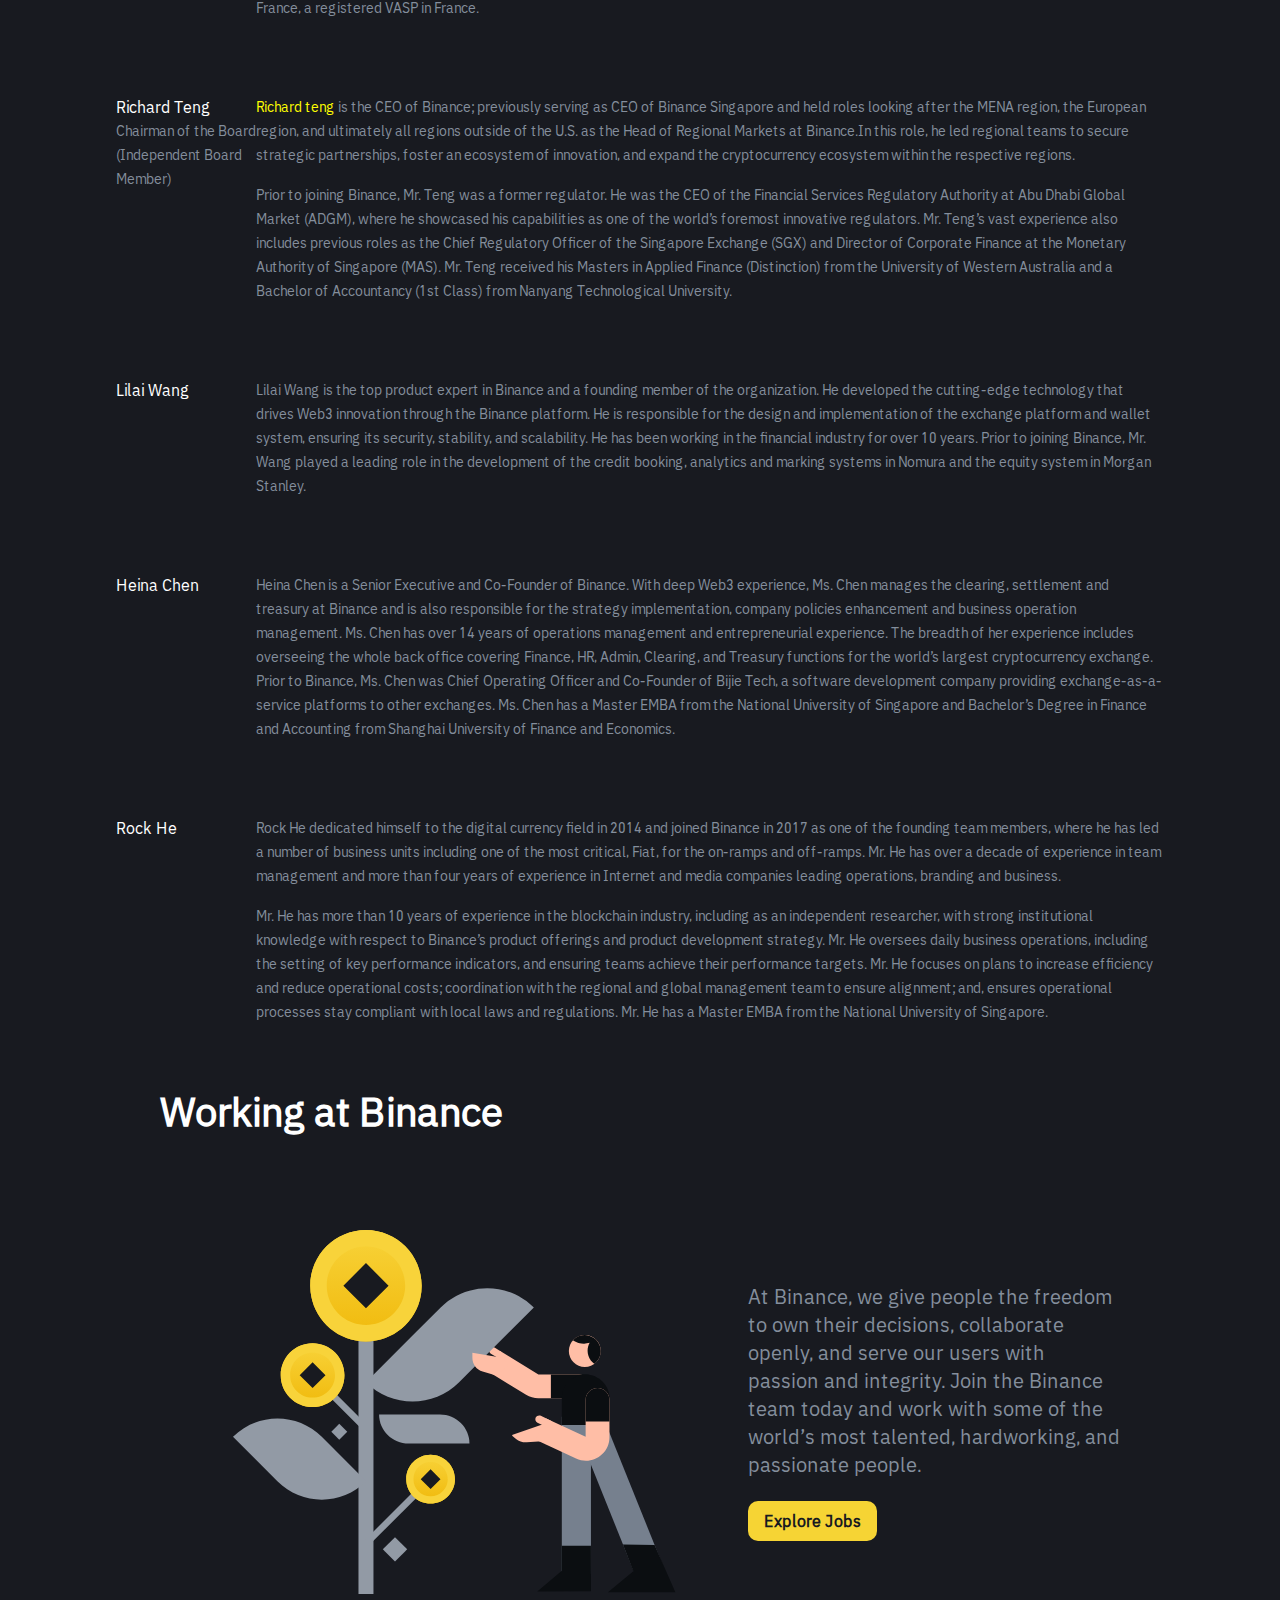
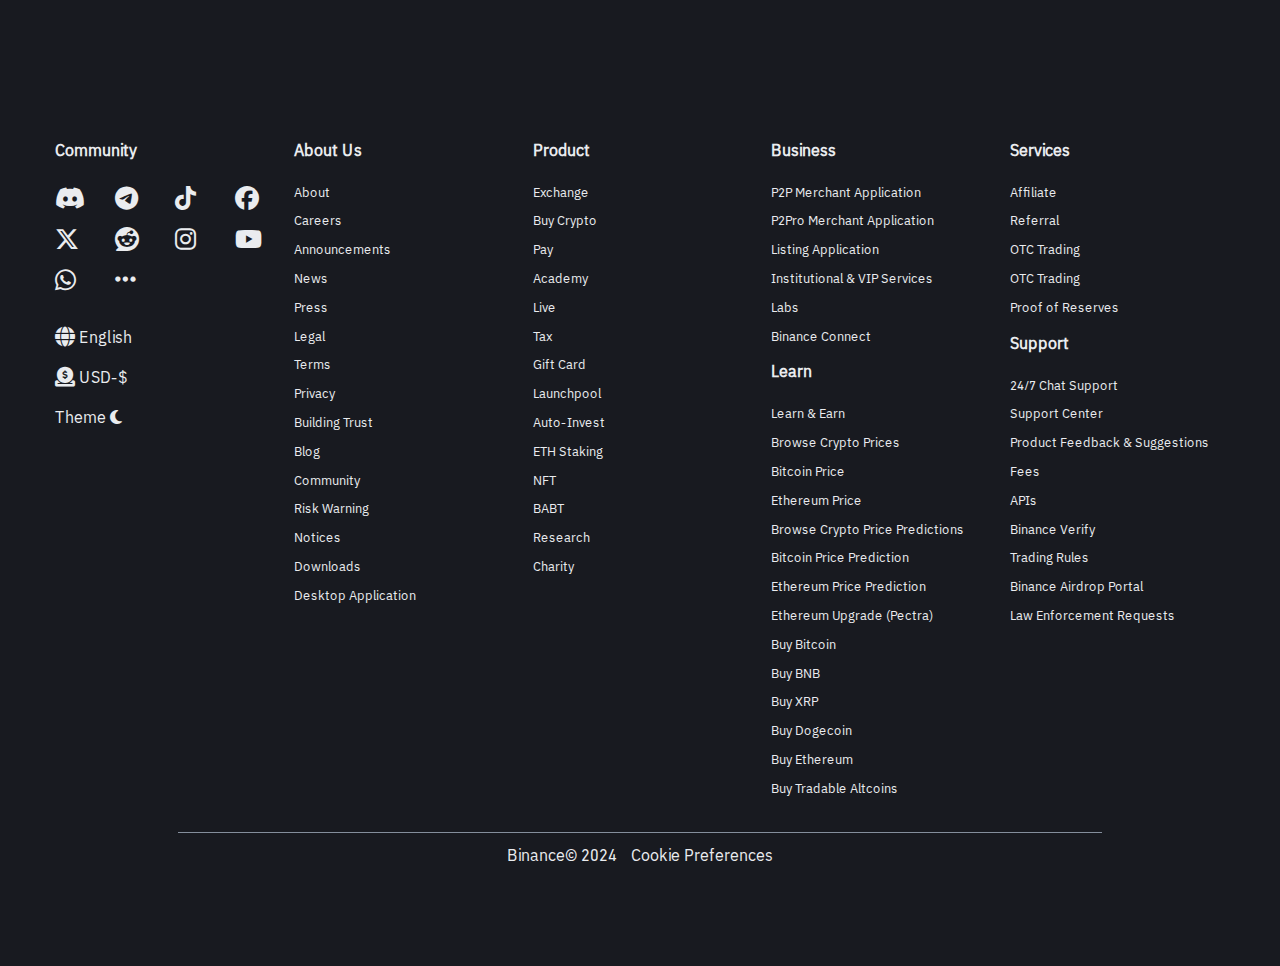
<file: pages/About.html>
<!DOCTYPE html>
<html lang="en">
<head>
    <meta charset="UTF-8">
    <meta name="viewport" content="width=device-width, initial-scale=1.0">
    <link href="https://cdn.jsdelivr.net/npm/bootstrap@5.3.3/dist/css/bootstrap.min.css" rel="stylesheet" integrity="sha384-QWTKZyjpPEjISv5WaRU9OFeRpok6YctnYmDr5pNlyT2bRjXh0JMhjY6hW+ALEwIH" crossorigin="anonymous">
    <title>About</title>
    <link rel="stylesheet" href="../css/About.css">
    <link rel="stylesheet" href="https://cdnjs.cloudflare.com/ajax/libs/font-awesome/6.7.2/css/all.min.css" integrity="sha512-Evv84Mr4kqVGRNSgIGL/F/aIDqQb7xQ2vcrdIwxfjThSH8CSR7PBEakCr51Ck+w+/U6swU2Im1vVX0SVk9ABhg==" crossorigin="anonymous" referrerpolicy="no-referrer" />
    <link rel="website icon" type="png" href="../multimedia/image/Binance_Logo (2).png">
</head>
<body>
    <nav class=".nav" >
        <nav class="navbar navbar-expand-lg " style="margin-top: -15px; margin-left: 15px;">
            <div class="container-fluid">
              <a class="navbar-brand" href="../index.html">
                <img src="../multimedia/image/binance logo.png" class="logo" alt="">
              </a>
              <button class="navbar-toggler" type="button" data-bs-toggle="collapse" data-bs-target="#navbarNavDropdown" aria-controls="navbarNavDropdown" aria-expanded="false" aria-label="Toggle navigation">
                <span class="navbar-toggler-icon"></span>
              </button>
              <div class="collapse navbar-collapse" id="navbarNavDropdown">
                <ul class="navbar-nav">
                  <li class="nav-item">
                    <a class="nav-link active text-light" aria-current="page" href="#" style="font-size: 15px;">Buy Crypto</a>
                  </li>
                  <li class="nav-item">
                    <a class="nav-link text-light" href="../pages/Market.html" style="font-size: 15px;" >Market</a>
                  </li>
                  <li class="nav-item dropdown" style="font-size: 15px;" >
                    <a class="nav-link dropdown-toggle  text-light" href="#" role="button" data-bs-toggle="dropdown" aria-expanded="false">
                      Trade
                    </a>
                    <ul class="dropdown-menu bg-dark" style="font-size: 15px;">
                      <div class="dropdown-item bg-dark text-light">
                        <div>
                            <div style="color: rgb(92,100,113); margin-bottom: 20px;">Basic</div>
                            <div class="dropdown-item-menu">
                                <div style="margin-right: 10px;">
                                    <i class="fa-solid fa-check-to-slot" style="color: #e5ba1f;"></i>
                                </div>
                                <a style="text-decoration: none;" href="#">
                                    <div style="font-size: 14px;font-weight: 500;line-height: 22px; color: white;">Spot</div>
                                    <p style="width: 245px; text-wrap: wrap; font-size: 12px;font-weight: 400;line-height: 18px;color: rgb(92,100,113);">Buy and sell on the Spot market with advanced tools</p>
                                </a>
                            </div>
                            <div class="dropdown-item-menu">
                                <div style="margin-right: 10px;">
                                    <i class="fa-solid fa-check-to-slot" style="color: #e5ba1f;"></i>
                                </div>
                                <a style="text-decoration: none;" href="#">
                                    <div style="font-size: 14px;font-weight: 500;line-height: 22px; color: white;">Margin</div>
                                    <p style="width: 245px; text-wrap: wrap; font-size: 12px;font-weight: 400;line-height: 18px;color: rgb(92,100,113);">Increase your profits with leverage</p>
                                </a>
                            </div>
                            <div class="dropdown-item-menu">
                                <div style="margin-right: 10px;">
                                    <i class="fa-solid fa-check-to-slot" style="color: #e5ba1f;"></i>
                                </div>
                                <a style="text-decoration: none;" href="#">
                                    <div style="font-size: 14px;font-weight: 500;line-height: 22px; color: white;">P2P</div>
                                    <p style="width: 245px; text-wrap: wrap; font-size: 12px;font-weight: 400;line-height: 18px;color: rgb(92,100,113);">Buy & sell cryptocurrencies using bank transfer and 800+ options</p>
                                </a>
                            </div>
                            <div class="dropdown-item-menu">
                                <div style="margin-right: 10px;">
                                    <i class="fa-solid fa-check-to-slot" style="color: #e5ba1f;"></i>
                                </div>
                                <a style="text-decoration: none;" href="#">
                                    <div style="font-size: 14px;font-weight: 500;line-height: 22px; color: white;">Convert and Block Trade</div>
                                    <p style="width: 245px; text-wrap: wrap; font-size: 12px;font-weight: 400;line-height: 18px;color: rgb(92,100,113);">The easiest way to trade at all sizes</p>
                                </a>
                            </div>
                        </div>
                        <div>
                            <div style="color: rgb(92,100,113); margin-bottom: 20px">Advanced</div>
                            <div class="dropdown-item-menu">
                                <div style="margin-right: 10px;">
                                    <i class="fa-brands fa-bots" style="color: #FFD43B;"></i>
                                </div>
                                <a style="text-decoration: none;" href="#">
                                    <div style="font-size: 14px;font-weight: 500;line-height: 22px; color: white;">Trading Bots</div>
                                    <p style="width: 245px; text-wrap: wrap; font-size: 12px;font-weight: 400;line-height: 18px;color: rgb(92,100,113);">
                                        Trade smarter with our various automated strategies - easy, fast and reliable</p>
                                </a>
                            </div>
                            <div class="dropdown-item-menu">
                                <div style="margin-right: 10px;">
                                    <i class="fa-solid fa-circle-dollar-to-slot" style="color: #FFD43B;"></i>
                                </div>
                                <a style="text-decoration: none;" href="#">
                                    <div style="font-size: 14px;font-weight: 500;line-height: 22px; color: white;">Copy Trading</div>
                                    <p style="width: 245px; text-wrap: wrap; font-size: 12px;font-weight: 400;line-height: 18px;color: rgb(92,100,113);">
                                        Follow the most popular traders</p>
                                </a>
                            </div>
                            <div class="dropdown-item-menu">
                                <div style="margin-right: 10px;">
                                    <i class="fa-solid fa-circle-dollar-to-slot" style="color: #FFD43B;"></i>
                                </div>
                                <a style="text-decoration: none;" href="#">
                                    <div style="font-size: 14px;font-weight: 500;line-height: 22px; color: white;">APIs</div>
                                    <p style="width: 245px; text-wrap: wrap; font-size: 12px;font-weight: 400;line-height: 18px;color: rgb(92,100,113);">
                                        Unlimited opportunities with one key</p>
                                </a>
                            </div>
                        </div>
                      </div>
                    </ul>
                  </li>
                  <li class="nav-item dropdown" style="font-size: 15px;">
                    <a class="nav-link dropdown-toggle  text-light" href="#" role="button" data-bs-toggle="dropdown" aria-expanded="false">
                      Features
                    </a>
                    <ul class="dropdown-menu bg-dark" style="font-size: 15px;">
                        <div class="dropdown-item bg-dark text-light">
                            <div>
                                
                                <div class="dropdown-item-menu">
                                    <div style="margin-right: 10px;">
                                        <i class="fa-solid fa-circle-dollar-to-slot" style="color: #FFD43B;"></i>
                                    </div>
                                    <a style="text-decoration: none;" href="#">
                                        <div style="font-size: 14px;font-weight: 500;line-height: 22px; color: white;">
                                            USDⓈ-M Futures
                                        </div>
                                        <p style="width: 245px; text-wrap: wrap; font-size: 12px;font-weight: 400;line-height: 18px;color: rgb(92,100,113);">
                                            Contracts settled in USDT and USDC </p>
                                    </a>
                                </div>
                                <div class="dropdown-item-menu">
                                    <div style="margin-right: 10px;">
                                        <i class="fa-solid fa-circle-dollar-to-slot" style="color: #FFD43B;"></i>
                                    </div>
                                    <a style="text-decoration: none;" href="#">
                                        <div style="font-size: 14px;font-weight: 500;line-height: 22px; color: white;">COIN-M Futures</div>
                                        <p style="width: 245px; text-wrap: wrap; font-size: 12px;font-weight: 400;line-height: 18px;color: rgb(92,100,113);">
                                            Contracts settled in cryptocurrency
                                        </p>
                                    </a>
                                </div>
                                <div class="dropdown-item-menu">
                                    <div style="margin-right: 10px;">
                                        <i class="fa-solid fa-circle-dollar-to-slot" style="color: #FFD43B;"></i>
                                    </div>
                                    <a style="text-decoration: none;" href="#">
                                        <div style="font-size: 14px;font-weight: 500;line-height: 22px; color: white;">Options</div>
                                        <p style="width: 245px; text-wrap: wrap; font-size: 12px;font-weight: 400;line-height: 18px;color: rgb(92,100,113);">
                                            USDT Options with limited downside and affordable entry</p>
                                    </a>
                                </div>
                            </div>
                    </ul>
                  </li>
                  <li class="nav-item dropdown" style="font-size: 15px;">
                    <a class="nav-link dropdown-toggle  text-light" href="#" role="button" data-bs-toggle="dropdown" aria-expanded="false">
                      Earn
                    </a>
                    <ul class="dropdown-menu bg-dark" style="font-size: 15px;">
                        <div class="dropdown-item bg-dark text-light">
                            <div>
                                
                                <div class="dropdown-item-menu">
                                    <div style="margin-right: 10px;">
                                        <i class="fa-solid fa-circle-dollar-to-slot" style="color: #FFD43B;"></i>
                                    </div>
                                    <a style="text-decoration: none;" href="#">
                                        <div style="font-size: 14px;font-weight: 500;line-height: 22px; color: white;">
                                            Overview
                                        </div>
                                        <p style="width: 245px; text-wrap: wrap; font-size: 12px;font-weight: 400;line-height: 18px;color: rgb(92,100,113);">
                                            One-stop portal for all Earn products </p>
                                    </a>
                                </div>
                                <div class="dropdown-item-menu">
                                    <div style="margin-right: 10px;">
                                        <i class="fa-solid fa-circle-dollar-to-slot" style="color: #FFD43B;"></i>
                                    </div>
                                    <a style="text-decoration: none;" href="#">
                                        <div style="font-size: 14px;font-weight: 500;line-height: 22px; color: white;">Simple Earn</div>
                                        <p style="width: 245px; text-wrap: wrap; font-size: 12px;font-weight: 400;line-height: 18px;color: rgb(92,100,113);">
                                            Earn passive income on 300+ crypto assets with flexible and locked terms
                                        </p>
                                    </a>
                                </div>
                                <div class="dropdown-item-menu">
                                    <div style="margin-right: 10px;">
                                        <i class="fa-solid fa-circle-dollar-to-slot" style="color: #FFD43B;"></i>
                                    </div>
                                    <a style="text-decoration: none;" href="#">
                                        <div style="font-size: 14px;font-weight: 500;line-height: 22px; color: white;">Advanced Earn</div>
                                        <p style="width: 245px; text-wrap: wrap; font-size: 12px;font-weight: 400;line-height: 18px;color: rgb(92,100,113);">
                                            Maximize your returns with our advanced yield investment products</p>
                                    </a>
                                </div>
                                <div class="dropdown-item-menu">
                                    <div style="margin-right: 10px;">
                                        <i class="fa-solid fa-circle-dollar-to-slot" style="color: #FFD43B;"></i>
                                    </div>
                                    <a style="text-decoration: none;" href="#">
                                        <div style="font-size: 14px;font-weight: 500;line-height: 22px; color: white;">Loans</div>
                                        <p style="width: 245px; text-wrap: wrap; font-size: 12px;font-weight: 400;line-height: 18px;color: rgb(92,100,113);">
                                            Access quick and easy loans with competitive rates</p>
                                    </a>
                                </div>
                            </div>
                    </ul>
                  </li>
                  <li class="nav-item dropdown" style="font-size: 15px;">
                    <a class="nav-link dropdown-toggle  text-light" href="#" role="button" data-bs-toggle="dropdown" aria-expanded="false">
                      Square
                    </a>
                    <ul class="dropdown-menu bg-dark" style="font-size: 15px;">
                        <div class="dropdown-item bg-dark text-light">
                            <div>
                                
                                <div class="dropdown-item-menu">
                                    <div style="margin-right: 10px;">
                                        <i class="fa-solid fa-circle-dollar-to-slot" style="color: #FFD43B;"></i>
                                    </div>                                    <a style="text-decoration: none;" href="#">
                                        <div style="font-size: 14px;font-weight: 500;line-height: 22px; color: white;">Square</div>
                                        <p style="width: 245px; text-wrap: wrap; font-size: 12px;font-weight: 400;line-height: 18px;color: rgb(92,100,113);">
                                            Stay informed with everything crypto</p>
                                    </a>
                                </div>
                                <div class="dropdown-item-menu">
                                    <div style="margin-right: 10px;">
                                        <i class="fa-solid fa-circle-dollar-to-slot" style="color: #FFD43B;"></i>
                                    </div>                                    <a style="text-decoration: none;" href="#">
                                        <div style="font-size: 14px;font-weight: 500;line-height: 22px; color: white;">Academy (Learn & Earn)</div>
                                        <p style="width: 245px; text-wrap: wrap; font-size: 12px;font-weight: 400;line-height: 18px;color: rgb(92,100,113);">
                                            Earn crypto by learning about blockchain</p>
                                    </a>
                                </div>
                                <div class="dropdown-item-menu">
                                    <div style="margin-right: 10px;">
                                        <i class="fa-solid fa-circle-dollar-to-slot" style="color: #FFD43B;"></i>
                                    </div>                                    
                                    <a style="text-decoration: none;" href="#">
                                        <div style="font-size: 14px;font-weight: 500;line-height: 22px; color: white;">Blog</div>
                                        <p style="width: 245px; text-wrap: wrap; font-size: 12px;font-weight: 400;line-height: 18px;color: rgb(92,100,113);">
                                            Expand your knowledge and get the latest insights</p>
                                    </a>
                                </div>
                                <div class="dropdown-item-menu">
                                    <div style="margin-right: 10px;">
                                        <i class="fa-solid fa-circle-dollar-to-slot" style="color: #FFD43B;"></i>
                                    </div>                                    <a style="text-decoration: none;" href="#">
                                        <div style="font-size: 14px;font-weight: 500;line-height: 22px; color: white;">Research</div>
                                        <p style="width: 245px; text-wrap: wrap; font-size: 12px;font-weight: 400;line-height: 18px;color: rgb(92,100,113);">
                                            Institutional-grade analysis, in-depth insights, and more</p>
                                    </a>
                                </div>
                            </div>
                    </ul>
                  </li>
                  <li class="nav-item dropdown" style="font-size: 15px;">
                    <a class="nav-link dropdown-toggle  text-light" href="#" role="button" data-bs-toggle="dropdown" aria-expanded="false">
                      More
                    </a>
                    <ul class="dropdown-menu bg-dark" style="font-size: 15px;">
                        <div class="dropdown-item bg-dark text-light">
                          <div>
                              
                              <div class="dropdown-item-menu">
                                <div style="margin-right: 10px;">
                                    <i class="fa-solid fa-circle-dollar-to-slot" style="color: #FFD43B;"></i>
                                </div>                                  <a style="text-decoration: none;" href="#">
                                      <div style="font-size: 14px;font-weight: 500;line-height: 22px; color: white;">VIP & Institutional</div>
                                      <p style="width: 245px; text-wrap: wrap; font-size: 12px;font-weight: 400;line-height: 18px;color: rgb(92,100,113);">
                                        Your trusted digital asset platform for VIPs and institutions</p>
                                  </a>
                              </div>
                              <div class="dropdown-item-menu">
                                <div style="margin-right: 10px;">
                                    <i class="fa-solid fa-circle-dollar-to-slot" style="color: #FFD43B;"></i>
                                </div>                                  <a style="text-decoration: none;" href="#">
                                      <div style="font-size: 14px;font-weight: 500;line-height: 22px; color: white;">Launchpool</div>
                                      <p style="width: 245px; text-wrap: wrap; font-size: 12px;font-weight: 400;line-height: 18px;color: rgb(92,100,113);">
                                        Discover and gain access to new token launches</p>
                                  </a>
                              </div>
                              <div class="dropdown-item-menu">
                                <div style="margin-right: 10px;">
                                    <i class="fa-solid fa-circle-dollar-to-slot" style="color: #FFD43B;"></i>
                                </div>                                  <a style="text-decoration: none;" href="#">
                                      <div style="font-size: 14px;font-weight: 500;line-height: 22px; color: white;">Megadrop</div>
                                      <p style="width: 245px; text-wrap: wrap; font-size: 12px;font-weight: 400;line-height: 18px;color: rgb(92,100,113);">
                                        Lock your BNB and complete Web3 quests for boosted airdrop rewards</p>
                                  </a>
                              </div>
                              <div class="dropdown-item-menu">
                                <div style="margin-right: 10px;">
                                    <i class="fa-solid fa-circle-dollar-to-slot" style="color: #FFD43B;"></i>
                                </div>                                  <a style="text-decoration: none;" href="#">
                                      <div style="font-size: 14px;font-weight: 500;line-height: 22px; color: white;">Mining Pool</div>
                                      <p style="width: 245px; text-wrap: wrap; font-size: 12px;font-weight: 400;line-height: 18px;color: rgb(92,100,113);">
                                        Mine more rewards by connecting to the pool</p>
                                  </a>
                              </div>
                              <div class="dropdown-item-menu">
                                <div style="margin-right: 10px;">
                                    <i class="fa-solid fa-circle-dollar-to-slot" style="color: #FFD43B;"></i>
                                </div>                                  <a style="text-decoration: none;" href="#">
                                      <div style="font-size: 14px;font-weight: 500;line-height: 22px; color: white;">Pay</div>
                                      <p style="width: 245px; text-wrap: wrap; font-size: 12px;font-weight: 400;line-height: 18px;color: rgb(92,100,113);">
                                        Send, receive and spend crypto</p>
                                  </a>
                              </div>
                          </div>
                          <div>
                              
                              
                              <div class="dropdown-item-menu">
                                <div style="margin-right: 10px;">
                                    <i class="fa-solid fa-circle-dollar-to-slot" style="color: #FFD43B;"></i>
                                </div>                                  <a style="text-decoration: none;" href="#">
                                      <div style="font-size: 14px;font-weight: 500;line-height: 22px; color: white;">NFT</div>
                                      <p style="width: 245px; text-wrap: wrap; font-size: 12px;font-weight: 400;line-height: 18px;color: rgb(92,100,113);">
                                        Explore NFTs from creators worldwide</p>
                                  </a>
                              </div>
                              <div class="dropdown-item-menu">
                                <div style="margin-right: 10px;">
                                    <i class="fa-solid fa-circle-dollar-to-slot" style="color: #FFD43B;"></i>
                                </div>                                  <a style="text-decoration: none;" href="#">
                                      <div style="font-size: 14px;font-weight: 500;line-height: 22px; color: white;">Fan Token</div>
                                      <p style="width: 245px; text-wrap: wrap; font-size: 12px;font-weight: 400;line-height: 18px;color: rgb(92,100,113);">
                                        Discover an all-new fandom and unlock unlimited fan experiences</p>
                                  </a>
                              </div>
                              <div class="dropdown-item-menu">
                                <div style="margin-right: 10px;">
                                    <i class="fa-solid fa-circle-dollar-to-slot" style="color: #FFD43B;"></i>
                                </div>                                  <a style="text-decoration: none;" href="#">
                                      <div style="font-size: 14px;font-weight: 500;line-height: 22px; color: white;">Binance Wallet</div>
                                      <p style="width: 245px; text-wrap: wrap; font-size: 12px;font-weight: 400;line-height: 18px;color: rgb(92,100,113);">
                                        Meet the next-generation Web3 wallet</p>
                                  </a>
                              </div>
                              <div class="dropdown-item-menu">
                                <div style="margin-right: 10px;">
                                    <i class="fa-solid fa-circle-dollar-to-slot" style="color: #FFD43B;"></i>
                                </div>                                  <a style="text-decoration: none;" href="#">
                                      <div style="font-size: 14px;font-weight: 500;line-height: 22px; color: white;">BNB Chain</div>
                                      <p style="width: 245px; text-wrap: wrap; font-size: 12px;font-weight: 400;line-height: 18px;color: rgb(92,100,113);">
                                        The most popular blockchain to build your own dApp</p>
                                  </a>
                              </div>
                              <div class="dropdown-item-menu">
                                <div style="margin-right: 10px;">
                                    <i class="fa-solid fa-circle-dollar-to-slot" style="color: #FFD43B;"></i>
                                </div>                                  <a style="text-decoration: none;" href="#">
                                      <div style="font-size: 14px;font-weight: 500;line-height: 22px; color: white;"> Charity</div>
                                      <p style="width: 245px; text-wrap: wrap; font-size: 12px;font-weight: 400;line-height: 18px;color: rgb(92,100,113);">
                                        Blockchain empowers charity to be more transparent, efficient, and traceable</p>
                                  </a>
                              </div>
                          </div>
                        </div>
                      </ul>
                  </li>
                </ul>
              </div>
              <div>
                <a href=""><i class="fa-solid fa-magnifying-glass"></i></a>
                <a href="../pages/Log-in.html" class="login"><button>Log In</button></a>
                <a href="../pages/Sign-up.html" class="Sign-up"><button style="color: black;">Sign Up</button></a>
                <a href="#"><img src="../multimedia/image/app-download.png" class="icon-img" alt=""></a>
                <a href="#"><img src="../multimedia/image/globe.png" class="icon-img-2" alt=""></a>
                <a href="#"><img src="../multimedia/image/moon.png" class="icon-img-2" alt=""></a>
              </div>
            </div>
          </nav>
    </nav>
    <section class="sec-1">
        <div class="parent-1">
            <div style="display: flex; gap: 40px; margin-bottom: 60px; font-size: 15px;">
                <div>
                    <a id="head-1" href="">About</a>
                </div>
                <div>
                    <a href="" id="head-1" style="color: var(--light-color);">Careers</a>
                </div>
                <div>
                    <a href="" id="head-1" style="color: var(--light-color);">Press</a>
                </div>
                <div>
                    <a href="" id="head-1" style="color: var(--light-color);">Community</a>
                </div>
            </div>
            <div>
                <div class="sec-1-child-1">
                    <div class="sec-1-child-1-menu-1">
                        <div class="sec-1-child-1-1">Welcome to Binance</div>
                        <div class="sec-1-child-1-2" >At Binance, we believe that everyone should have the freedom to earn, hold, spend, share and give their money - no matter who you are or where you come from.</div>
                    </div>
                    <div class="sec-1-child-1-menu-2">
                        <img class="sec-1-child-1-menu-2-1" src="/multimedia/image/global-pc-2.png" alt="">
                    </div>
                </div>
                <div class="sec-1-child-2">
                    <div  class="sec-1-child-2-1">
                        <img src="/multimedia/image/About/download (19).png" id="image-size" alt="">
                        <div>
                            <div class="sec-1-child-2-menu-1">$65 bn</div>
                            <div class="sec-1-child-2-menu-2">Average daily volume</div>
                        </div>
                    </div>
                    <div  class="sec-1-child-2-1">
                        <img src="/multimedia/image/About/download (18).png" id="image-size" alt="">
                        <div>
                            <div class="sec-1-child-2-menu-1">300 bn</div>
                            <div class="sec-1-child-2-menu-2">Spot transactions in 2022</div>
                        </div>
                    </div>
                    <div  class="sec-1-child-2-1">
                        <img src="/multimedia/image/About/download (17).png" id="image-size" alt="">
                        <div>
                            <div class="sec-1-child-2-menu-1">24/7</div>
                            <div class="sec-1-child-2-menu-2">Customer Support in 40 languages</div>
                        </div>
                    </div>
                </div>
            </div>
        </div>
    </section>
    <section class="sec-2">
        <div class="parent-2">
            <div class="sec-2-child-1">
                <div class="sec-2-child-1-1">Our Mission</div>
                <div class="sec-2-child-1-2">Today, Binance is the world’s leading blockchain ecosystem, with a product suite that includes the largest digital asset exchange. Our mission is to be the infrastructure provider for crypto in tomorrow’s world.</div>
                <a class="learn-more" href="">
                    Learn More
                </a>
            </div>
            <div>
                <div>
                    <div class="sec-2-child-1-1">Our Ecosystem</div>
                    <div class="sec-2-child-1-2">Our platform is trusted by millions worldwide, and features an unmatched portfolio of financial product offerings.</div>
                </div>
                <div class="sec-2-child-1-menu">
                    <div class="sec-2-card">
                        <div class="sec-2-card-1">
                            <img class="sec-2-card-1-child-1" src="/multimedia/image/About/download (16).png" alt="">
                            <h3 class=".sec-2-card-1-child-2">Binance Exchange</h3>
                            <div class="sec-2-card-1-child-3">Binance Exchange is the largest crypto exchange by trade volume.</div>
                        </div>
                    </div>
                    <div class="sec-2-card">
                        <div class="sec-2-card-1">
                            <img class="sec-2-card-1-child-1" src="/multimedia/image/About/download (15).png" alt="">
                            <h3 class=".sec-2-card-1-child-2">Binance Research</h3>
                            <div class="sec-2-card-1-child-3">Binance Research provides institutional-grade analysis, in-depth insights, and unbiased information to all participants in the digital asset industry.</div>
                        </div>
                    </div>
                    <div class="sec-2-card">
                        <div class="sec-2-card-1">
                            <img class="sec-2-card-1-child-1" src="/multimedia/image/About/download (14).png" alt="">
                            <h3 class=".sec-2-card-1-child-2">Binance Academy</h3>
                            <div class="sec-2-card-1-child-3">Binance Academy is an open-access learning hub, providing free blockchain and crypto education in over 10 languages.</div>
                        </div>
                    </div>
                    <div class="sec-2-card">
                        <div class="sec-2-card-1">
                            <img class="sec-2-card-1-child-1" src="/multimedia/image/About/download (13).png" alt="">
                            <h3 class=".sec-2-card-1-child-2">Binance Charity</h3>
                            <div class="sec-2-card-1-child-3">Binance Charity is a non-profit organization dedicated to building a future where Web3 technology is used as a force of good.</div>
                        </div>
                    </div>
                    <div class="sec-2-card">
                        <div class="sec-2-card-1">
                            <img class="sec-2-card-1-child-1" src="/multimedia/image/About/download (12).png" alt="">
                            <h3 class=".sec-2-card-1-child-2">Binance NFT</h3>
                            <div class="sec-2-card-1-child-3">Binance NFT is the official NFT marketplace of Binance, dedicated to building a community-focused platform that enhances user experience.</div>
                        </div>
                    </div>
                    <div class="sec-2-card">
                        <div class="sec-2-card-1">
                            <img class="sec-2-card-1-child-1" src="/multimedia/image/About/download (11).png" alt="">
                            <h3 class=".sec-2-card-1-child-2">Binance Square</h3>
                            <div class="sec-2-card-1-child-3">Binance Square is a single touchpoint for the latest trends in Web3, displaying a range of content from crypto experts, enthusiasts, and media sources as it goes live.</div>
                        </div>
                    </div>
                </div>
            </div>
            <div class="pp-1" >
                <img src="/multimedia/image/About/trusted-section.png" style="width: 73%;" alt="">
                <div>
                    <div class="sec-2-child-1-1" >Putting Our Users First</div>
                    <div class="sec-2-child-1-2">Users are at the heart of everything we do. From the beginning, we’ve made user protection our top priority. That is why we’ve embedded state-of-the-art security measures and strict data privacy controls across the entire Binance ecosystem.</div>
                    <a class="learn-more" href="">
                        User Protection
                    </a>
                </div>
            </div>
            <div>
                <div class="pp-1" >
                        <img src="/multimedia/image/About/fair-m.svg" id="sec-1-child-1-menu-2-1" style="width: 73%; " alt="">
                        <div id="o-2">
                            <div class="sec-2-child-1-1" >Working with Regulators</div>
                            <div class="sec-2-child-1-2">We’re also committed to meeting the highest standards for regulatory compliance to maintain our responsibility to our users and further build a sustainable path forward for the blockchain industry.</div>
                            <a class="learn-more" href="">
                            User Protection
                            </a>
                        </div>
                </div>
            </div>
            <h1 class="sub-heading">Our Founders</h1>
            <div class="pp-1" style="gap: 50px;" >
                <div class="staff">
                    <img src="/multimedia/image/About/cz2.png" style=" display: inline;" id="staff-image" alt="">
                    <h3 style="font-size: 24px; font-weight: 600;" >CZ (Changpeng Zhao)</h3>
                    <div>Co-Founder & Former CEO</div>
                </div>
                <div>
                    
                    <div style="font-weight: 400;
                    font-size: 16px;
                    line-height: 24px; color: var(--light-color);">Users are at the heart of everything we do. From the beginning, we’ve made user protection our top priority. That is why we’ve embedded state-of-the-art security measures and strict data privacy controls across the entire Binance ecosystem.</div>
                    <a  class="View-more" href="">
                        View More
                    </a>
                </div>
            </div>
            <div class="pp-1" style="gap: 70px;" >
                <div class="staff-2">
                    <img src="/multimedia/image/About/heyi3.png" style=" display: inline;" id="staff-image" alt="">
                    <h3 style="font-size: 24px; font-weight: 600;" >Yi He</h3>
                    <div>Co-Founder</div>
                </div>
                <div id="staff-2-1">
                    
                    <div style="font-weight: 400;
                    font-size: 16px;
                    line-height: 24px; color: var(--light-color);">Yi He leads business, marketing, and branding strategy at Binance. Yi has led the business strategy behind Binance’s growth to become the world’s largest crypto exchange – having pivoted the company from just a crypto-to-crypto trading platform to a global blockchain ecosystem. Before co-founding Binance, Yi served as Vice President at Yixia Technology, the leading mobile video tech company behind popular mobile apps like Miaopai, Xiaokaxiu, and Yizhibo, where she led...</div>
                    <a  class="View-more" href="">
                        View More
                    </a>
                </div>
            </div>


        </div>
        
    </section>
    <section class="sec-3">
        <div class="parent-3">
            <div style="margin-bottom: 35px;">
                <h3 class="sub-heading" id="bbod">Binance Board of Directors</h3>
            </div>
            <div class="sec-3-child-1">
                <div style="width: 140px; margin-bottom: 25px;">
                    <div class="g-a">Gabriel Abed</div>
                    <div class="g-b">Chairman of the Board (Independent Board Member)</div>
                </div>
                <div class="sec-3-menu">
                    <div>Gabriel Abed is a globally recognized technology entrepreneur, seasoned board member and former diplomat specializing in the intersection of regulatory innovation and financial technologies. He has over 13 years of experience within the blockchain industry and has navigated complex financial landscapes within regulated environments across several industries and countries. Mr. Abed launched the first Barbadian Embassy in the Middle East, serving as Ambassador of Barbados to the United Arab Emirates and Non-Resident Ambassador to Kuwait.</div>
                    <div>In 2013, Mr. Abed was the founding CEO of Bitt, the trailblazing company that introduced one of the world’s earliest Central Bank Digital Currencies (CBDCs). In 2016, he co-founded Digital Asset Capital Management (DACM), a hedge fund that quickly became best-performing in its category. Today, he continues to be a leading authority on digital economy affairs, regulation and blockchain technologies.</div>
                    <div>In April 2018, Mr. Abed was appointed as the Special Technology Advisor to the Honourable David Burt of Bermuda. In 2020 he had a leadership role in the World Economic Forum’s Global Future Council on Cryptocurrencies’ Regulatory Framework Group. He was also a board member of the Barbados Stock Exchange and of ANSA Bank (Trinidad). Mr. Abed serves as an honorary member for the Barbados Financial Services Commission’s subcommittee for FinTech.</div>
                    <div>
                        Mr. Abed graduated with honors from the Ontario Technology University, with a Bachelor’s Degree in Information Technology, majoring in Network Security. Due to his contributions to blockchain and regulation technology, Mr. Abed was also conferred an Honorary Doctorate in Law by the University of the West Indies.
                    </div>
                    <div>
                        As Chairman of Binance’s Board of Directors, Mr. Abed remains dedicated to forging multilateral relationships across governments, governance, technology and regulation.
                    </div>
                </div>
            </div>
            <div class="sec-3-child-1">
                <div style="width: 140px; margin-bottom: 25px;">
                    <div class="g-a">Xin Wang</div>
                    <div class="g-b">Independent Board Member</div>
                </div>
                <div class="sec-3-menu">
                    <div>
                        Xin Wang is a qualified lawyer in the State of California and a Solicitor of England and Wales with extensive experience in leveraged, acquisition and project financings as well as mergers and acquisitions (M&A). Ms. Wang serves as an independent board member of Binance’s Board of Directors.
                    </div>
                   
                    <div>
                        Ms. Wang is the CEO of Bayview Acquisition Corp, a special purpose acquisition company listed on NASDAQ. She also serves as consulting partner at BHR Partners, a firm that focuses on strategic private equity investments in cross-border M&A deals with specific focus on high-end manufacturing and natural resource sectors. Prior to BHR, she served as Counsel with the international law firm of White & Case. Ms. Wang received her Bachelor of Commerce from McGill University and Juris Doctorate from Boston University School of Law.
                    </div>
                </div>
            </div>
            <div class="sec-3-child-1">
                <div style="width: 140px; margin-bottom: 25px;">
                    <div class="g-a">Arnaud Ventura</div>
                    <div class="g-b">Independent Board Member</div>
                </div>
                <div class="sec-3-menu">
                    <div>
                        Arnaud Ventura is Managing Partner of Gojo & Company, a Tokyo Based investment holding company. He is a serial entrepreneur focusing on businesses that generate strong social impact. Mr. Ventura founded and led two of the leading financial inclusion groups worldwide, PlaNet Finance and Baobab (formally known as MicroCred Group), a microfinance holding company which he led as its founder and CEO till 2019. Mr. Ventura was also the Founder of mBank Holding, a mobile banking-based group and of the Positive Economy Forum, a series of events focusing on developing a positive economy. Mr. Ventura is Co-Founder and President of the France-China Young Leader Programme and the France Asia Foundation. Mr. Ventura is a French-American Young Leader Fellow and a WEF Young Global Leader. He is a graduate of one of the top French engineering schools.
                    </div>
                    <div>
                        Mr. Ventura is also an Independent Board member with: NSIA Group and MANZI Holding; Ard Financial Services, where he is also chairman of the Audit & Risk committee; and, Humo Bank, where he also chairs the Risk committee. Mr. Ventura is also the Chairman of the Board of Binance France, a registered VASP in France.
                    </div>
                </div>
            </div>
            <div class="sec-3-child-1">
                <div style="width: 140px; margin-bottom: 25px;">
                    <div class="g-a">Richard Teng</div>
                    <div class="g-b">Chairman of the Board (Independent Board Member)</div>
                </div>
                <div class="sec-3-menu">
                    <div>
                        <a style="color: yellow;" href="">Richard teng</a> is the CEO of Binance; previously serving as CEO of Binance Singapore and held roles looking after the MENA region, the European region, and ultimately all regions outside of the U.S. as the Head of Regional Markets at Binance.In this role, he led regional teams to secure strategic partnerships, foster an ecosystem of innovation, and expand the cryptocurrency ecosystem within the respective regions.
                    </div>
                    <div>
                        Prior to joining Binance, Mr. Teng was a former regulator. He was the CEO of the Financial Services Regulatory Authority at Abu Dhabi Global Market (ADGM), where he showcased his capabilities as one of the world’s foremost innovative regulators. Mr. Teng’s vast experience also includes previous roles as the Chief Regulatory Officer of the Singapore Exchange (SGX) and Director of Corporate Finance at the Monetary Authority of Singapore (MAS). Mr. Teng received his Masters in Applied Finance (Distinction) from the University of Western Australia and a Bachelor of Accountancy (1st Class) from Nanyang Technological University.
                    </div>
                </div>
            </div>
            <div class="sec-3-child-1">
                <div style="width: 140px; margin-bottom: 25px;">
                    <div class="g-a">Lilai Wang</div>
                </div>
                <div class="sec-3-menu">
                    <div>
                        Lilai Wang is the top product expert in Binance and a founding member of the organization. He developed the cutting-edge technology that drives Web3 innovation through the Binance platform. He is responsible for the design and implementation of the exchange platform and wallet system, ensuring its security, stability, and scalability. He has been working in the financial industry for over 10 years. Prior to joining Binance, Mr. Wang played a leading role in the development of the credit booking, analytics and marking systems in Nomura and the equity system in Morgan Stanley.
                    </div>
                </div>
            </div>
            <div class="sec-3-child-1">
                <div style="width: 140px; margin-bottom: 25px;">
                    <div class="g-a">Heina Chen</div>
                </div>
                <div class="sec-3-menu">
                    <div>
                        Heina Chen is a Senior Executive and Co-Founder of Binance. With deep Web3 experience, Ms. Chen manages the clearing, settlement and treasury at Binance and is also responsible for the strategy implementation, company policies enhancement and business operation management. Ms. Chen has over 14 years of operations management and entrepreneurial experience. The breadth of her experience includes overseeing the whole back office covering Finance, HR, Admin, Clearing, and Treasury functions for the world’s largest cryptocurrency exchange. Prior to Binance, Ms. Chen was Chief Operating Officer and Co-Founder of Bijie Tech, a software development company providing exchange-as-a-service platforms to other exchanges. Ms. Chen has a Master EMBA from the National University of Singapore and Bachelor’s Degree in Finance and Accounting from Shanghai University of Finance and Economics.
                    </div>
                </div>
            </div>
            <div class="sec-3-child-1">
                <div style="width: 140px; margin-bottom: 25px;">
                    <div class="g-a">Rock He</div>
                </div>
                <div class="sec-3-menu">
                    <div>
                        Rock He dedicated himself to the digital currency field in 2014 and joined Binance in 2017 as one of the founding team members, where he has led a number of business units including one of the most critical, Fiat, for the on-ramps and off-ramps. Mr. He has over a decade of experience in team management and more than four years of experience in Internet and media companies leading operations, branding and business.
                    </div>
                    <div>
                        Mr. He has more than 10 years of experience in the blockchain industry, including as an independent researcher, with strong institutional knowledge with respect to Binance’s product offerings and product development strategy. Mr. He oversees daily business operations, including the setting of key performance indicators, and ensuring teams achieve their performance targets. Mr. He focuses on plans to increase efficiency and reduce operational costs; coordination with the regional and global management team to ensure alignment; and, ensures operational processes stay compliant with local laws and regulations. Mr. He has a Master EMBA from the National University of Singapore.
                    </div>
                </div>
            </div>
        </div>
        <div id="wab">
            <h3 class="sub-heading" id="bbod">Working at Binance</h3>
        <div class="pp-1" >
            <img src="/multimedia/image/About/grow.svg" style="width: 73%;" alt="">
        <div>
            <div class="sec-2-child-1-2">At Binance, we give people the freedom to own their decisions, collaborate openly, and serve our users with passion and integrity. Join the Binance team today and work with some of the world’s most talented, hardworking, and passionate people.
            </div>
            <a class="learn-more" href="">
                Explore Jobs
            </a>
        </div>
    </div>
        </div>
    </section>

    <footer class="footer">
        <div class="parent-foot">
            <div class="foot-icon">
                <h3 class="f-h3" style="font-weight: 600; font-size: 16px; line-height: 24px; margin-bottom: 35px;">Community</h3>
                <div class="d-n" style="display: grid; grid-template-columns: 1fr 1fr 1fr 1fr; column-gap: 25px; row-gap: 40px; margin-bottom: 45px ;">
                    <i class="fa-brands fa-discord fa-xl"></i>
                    <i class="fa-brands fa-telegram fa-xl"></i>
                    <i class="fa-brands fa-tiktok fa-xl"></i>
                    <i class="fa-brands fa-facebook fa-xl"></i>
                    <i class="fa-brands fa-x-twitter fa-xl"></i>
                    <i class="fa-brands fa-reddit fa-xl"></i>
                    <i class="fa-brands fa-instagram fa-xl"></i>
                    <i class="fa-brands fa-youtube fa-xl"></i>
                    <i class="fa-brands fa-whatsapp fa-xl"></i>
                    <i class="fa-solid fa-ellipsis fa-xl"></i>
                </div>
                <div>
                    <i  class="fa-solid fa-globe fa-lg"></i>
                    <p style="display: inline-block;">English</p>
                </div>
                <div>
                    <i class="fa-solid fa-circle-dollar-to-slot fa-lg"></i>
                    <p style="display: inline-block;">USD-$</p>
                </div>
                <div>
                    <p style="display: inline-block;">Theme</p>
                    <i class="fa-solid fa-moon"></i>
                </div>
            </div>
            <div>
                <h3 class="f-h3" style="font-weight: 600; font-size: 16px; line-height: 24px;margin-bottom: 25px;">About Us</h3>
                <div class="d-n" style="font-size: .8em; line-height: 1em; font-weight: 590;">
                    <p><a href="" id="color">About</a></p>
                    <p><a href="" id="color">Careers</a></p>
                    <p><a href="" id="color">Announcements</a></p>
                    <p><a href="" id="color">News</a></p>
                    <p><a href="" id="color">Press</a></p>
                    <p><a href="" id="color">Legal</a></p>
                    <p><a href="" id="color">Terms</a></p>
                    <p><a href="" id="color">Privacy</a></p>
                    <p><a href="" id="color">Building Trust</a></p>
                    <p><a href="" id="color">Blog</a></p>
                    <p><a href="" id="color">Community</a></p>
                    <p><a href="" id="color">Risk Warning</a></p>
                    <p><a href="" id="color">Notices</a></p>
                    <p><a href="" id="color">Downloads</a></p>
                    <p><a href="" id="color">Desktop Application</a></p>
                </div>
            </div>
            <div>
                <h3 class="f-h3" style="font-weight: 600; font-size: 16px; line-height: 24px;margin-bottom: 25px;">Product</h3>
                <div class="d-n" style="font-size: .8em; line-height: 1em; font-weight: 590;">
                    <p><a href="" id="color">Exchange</a></p>
                    <p><a href="" id="color">Buy Crypto</a></p>
                    <p><a href="" id="color">Pay</a></p>
                    <p><a href="" id="color">Academy</a></p>
                    <p><a href="" id="color">Live</a></p>
                    <p><a href="" id="color">Tax</a></p>
                    <p><a href="" id="color">Gift Card</a></p>
                    <p><a href="" id="color">Launchpool</a></p>
                    <p><a href="" id="color">Auto-Invest</a></p>
                    <p><a href="" id="color">ETH Staking</a></p>
                    <p><a href="" id="color">NFT</a></p>
                    <p><a href="" id="color">BABT</a></p>
                    <p><a href="" id="color">Research</a></p>
                    <p><a href="" id="color">Charity</a></p>
                </div>
            </div>
            <div>
                <h3 class="f-h3" style="font-weight: 600; font-size: 16px; line-height: 24px;margin-bottom: 25px;">Business</h3>
                <div class="d-n" style="font-size: .8em; line-height: 1em; font-weight: 590;">
                    <p><a href="" id="color">P2P Merchant Application</a></p>
                    <p><a href="" id="color">P2Pro Merchant Application</a></p>
                    <p><a href="" id="color">Listing Application</a></p>
                    <p><a href="" id="color">Institutional & VIP Services</a></p>
                    <p><a href="" id="color">Labs</a></p>
                    <p><a href="" id="color">Binance Connect</a></p>
                </div>
                <h3 class="f-h3" style="font-weight: 600; font-size: 16px; line-height: 24px;margin-bottom: 25px;">Learn</h3>
                <div class="d-n" style="font-size: .8em; line-height: 1em; font-weight: 590;">
                    <p><a href="" id="color">Learn & Earn</a></p>
                    <p><a href="" id="color">Browse Crypto Prices</a></p>
                    <p><a href="" id="color">Bitcoin Price</a></p>
                    <p><a href="" id="color">Ethereum Price</a></p>
                    <p><a href="" id="color">Browse Crypto Price Predictions</a></p>
                    <p><a href="" id="color">Bitcoin Price Prediction</a></p>
                    <p><a href="" id="color">Ethereum Price Prediction</a></p>
                    <p><a href="" id="color">Ethereum Upgrade (Pectra)</a></p>
                    <p><a href="" id="color">Buy Bitcoin</a></p>
                    <p><a href="" id="color">Buy BNB</a></p>
                    <p><a href="" id="color">Buy XRP</a></p>
                    <p><a href="" id="color">Buy Dogecoin</a></p>
                    <p><a href="" id="color">Buy Ethereum</a></p>
                    <p><a href="" id="color">Buy Tradable Altcoins</a></p>
                </div>
            </div>
            <div>
                <h3 class="f-h3" style="font-weight: 600; font-size: 16px; line-height: 24px;margin-bottom: 25px;">Services</h3>
                <div class="d-n" style="font-size: .8em; line-height: 1em; font-weight: 590;">
                    <p><a href="" id="color">Affiliate</a></p>
                    <p><a href="" id="color">Referral</a></p>
                    <p><a href="" id="color">OTC Trading</a></p>
                    <p><a href="" id="color">OTC Trading</a></p>
                    <p><a href="" id="color">Proof of Reserves</a></p>
                </div>
                <h3 class="f-h3" style="font-weight: 600; font-size: 16px; line-height: 24px;margin-bottom: 25px;">Support</h3>
                <div class="d-n" style="font-size: .8em; line-height: 1em; font-weight: 590;">
                    <p><a href="" id="color">24/7 Chat Support</a></p>
                    <p><a href="" id="color">Support Center</a></p>
                    <p><a href="" id="color">Product Feedback & Suggestions</a></p>
                    <p><a href="" id="color">Fees</a></p>
                    <p><a href="" id="color">APIs</a></p>
                    <p><a href="" id="color">Binance Verify</a></p>
                    <p><a href="" id="color">Trading Rules</a></p>
                    <p><a href="" id="color">Binance Airdrop Portal</a></p>
                    <p><a href="" id="color">Law Enforcement Requests</a></p>
                </div>
            </div>
        </div>
        <div style="margin-top: 20px; margin-bottom: 20px;text-align: center; width: 75%;">
        <div style="background-color: var(--light-color); height: 1px; width: 100%;  margin-right: auto; margin-left: auto;  font-size: .8em; margin-bottom: 10px;"></div> 
            
        <p>Binance© 2024 <a href="" style="margin-left: 10px;" id="color"> Cookie Preferences</a></p>
        </div>
    </footer>
    <div class="support">
        <i class="fa-solid fa-headset lg" style="color: #000000;"></i>
        <a href="" class="support-content">Support</a>
    </div>
</body>
<script src="https://cdn.jsdelivr.net/npm/bootstrap@5.3.3/dist/js/bootstrap.bundle.min.js" integrity="sha384-YvpcrYf0tY3lHB60NNkmXc5s9fDVZLESaAA55NDzOxhy9GkcIdslK1eN7N6jIeHz" crossorigin="anonymous"></script>
</html>
</file>
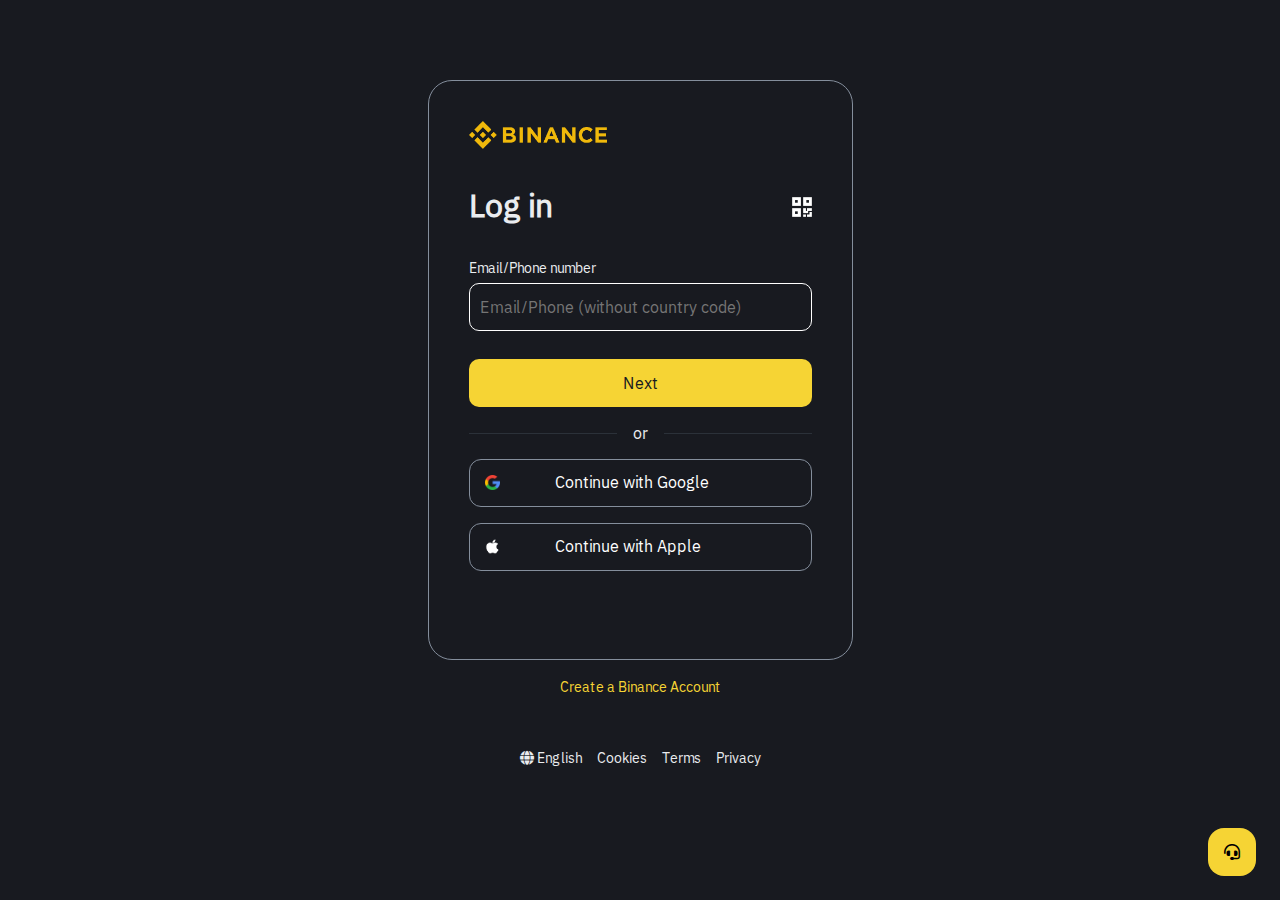
<file: pages/Log-in.html>
<!DOCTYPE html>
<html lang="en">
<head>
    <meta charset="UTF-8">
    <meta name="viewport" content="width=device-width, initial-scale=1.0">
    <title>Sign Up</title>
    <link rel="stylesheet" href="../css/Log-in.css">
    <link rel="stylesheet" href="https://cdnjs.cloudflare.com/ajax/libs/font-awesome/6.7.2/css/all.min.css" integrity="sha512-Evv84Mr4kqVGRNSgIGL/F/aIDqQb7xQ2vcrdIwxfjThSH8CSR7PBEakCr51Ck+w+/U6swU2Im1vVX0SVk9ABhg==" crossorigin="anonymous" referrerpolicy="no-referrer" />
    <link rel="website icon" type="png" href="../multimedia/image/Binance_Logo (2).png">
</head>
<body>
    <section class="sec-1">
        <div class="parent-1">
            <img src="../multimedia/image/binance-h.png" class="p1-child-1" alt="Binance">
            <div class="p1-child-2">
                <div>Log in</div>
                <div>
                    <img src="../multimedia/image/qr-app.png" id="im-3" alt="">
                </div>
            </div>
            <form action="#" >
                <div class="p1-child-3">
                    <div class="p1-child-3-1">
                        Email/Phone number
                    </div>
                    <div style="display: flex;">
                        <div class="p1-child-3-2">
                            <input class="menu-1" placeholder="Email/Phone (without country code)" type="text" name="username" autocapitalize="off" data-e2e="input-username" spellcheck="false" autocomplete="username" value="">
                        </div>
                    </div>
                    <a href="" class="Next-btn">
                        Next
                    </a>
                </div>
            </form>
            <div class="p1-child-4">
                <div class="p1-child-4-1"></div>
                <div class="p1-child-4-2">or</div>
                <div class="p1-child-4-1"></div>
            </div>
            <div class="p1-child-5">
                <a href="">
                    <img src="../multimedia/image/google.png" id="im-2" alt="">
                    <div id="t-2">Continue with Google</div>
                </a>
            </div>
            <div class="p1-child-5">
                <a href="">
                    <img src="../multimedia/image/apple.png" id="im-2" alt="">
                    <div id="t-2">Continue with Apple</div>
                </a>
            </div>
        </div>
        
    </section>
    <div class="parent-2">
         <a href="../pages/Sign-up.html" class="p-2">Create a Binance Account</a>
     </div>             
     <div class="parent-3">
        <div class="p-3">
            <i class="fa-sharp fa-solid fa-globe"></i>
            <p style="margin-left: 3px;">English</p>
        </div>
        <div class="p-3">
            <p>Cookies</p>
        </div>
        <div class="p-3">Terms</div>
        <div class="p-3">Privacy</div>
     </div>

    <div class="support">
        <i class="fa-solid fa-headset lg" style="color: #000000;"></i>
        <a href="" class="support-content">Support</a>
    </div>
</body>
</html>
</file>
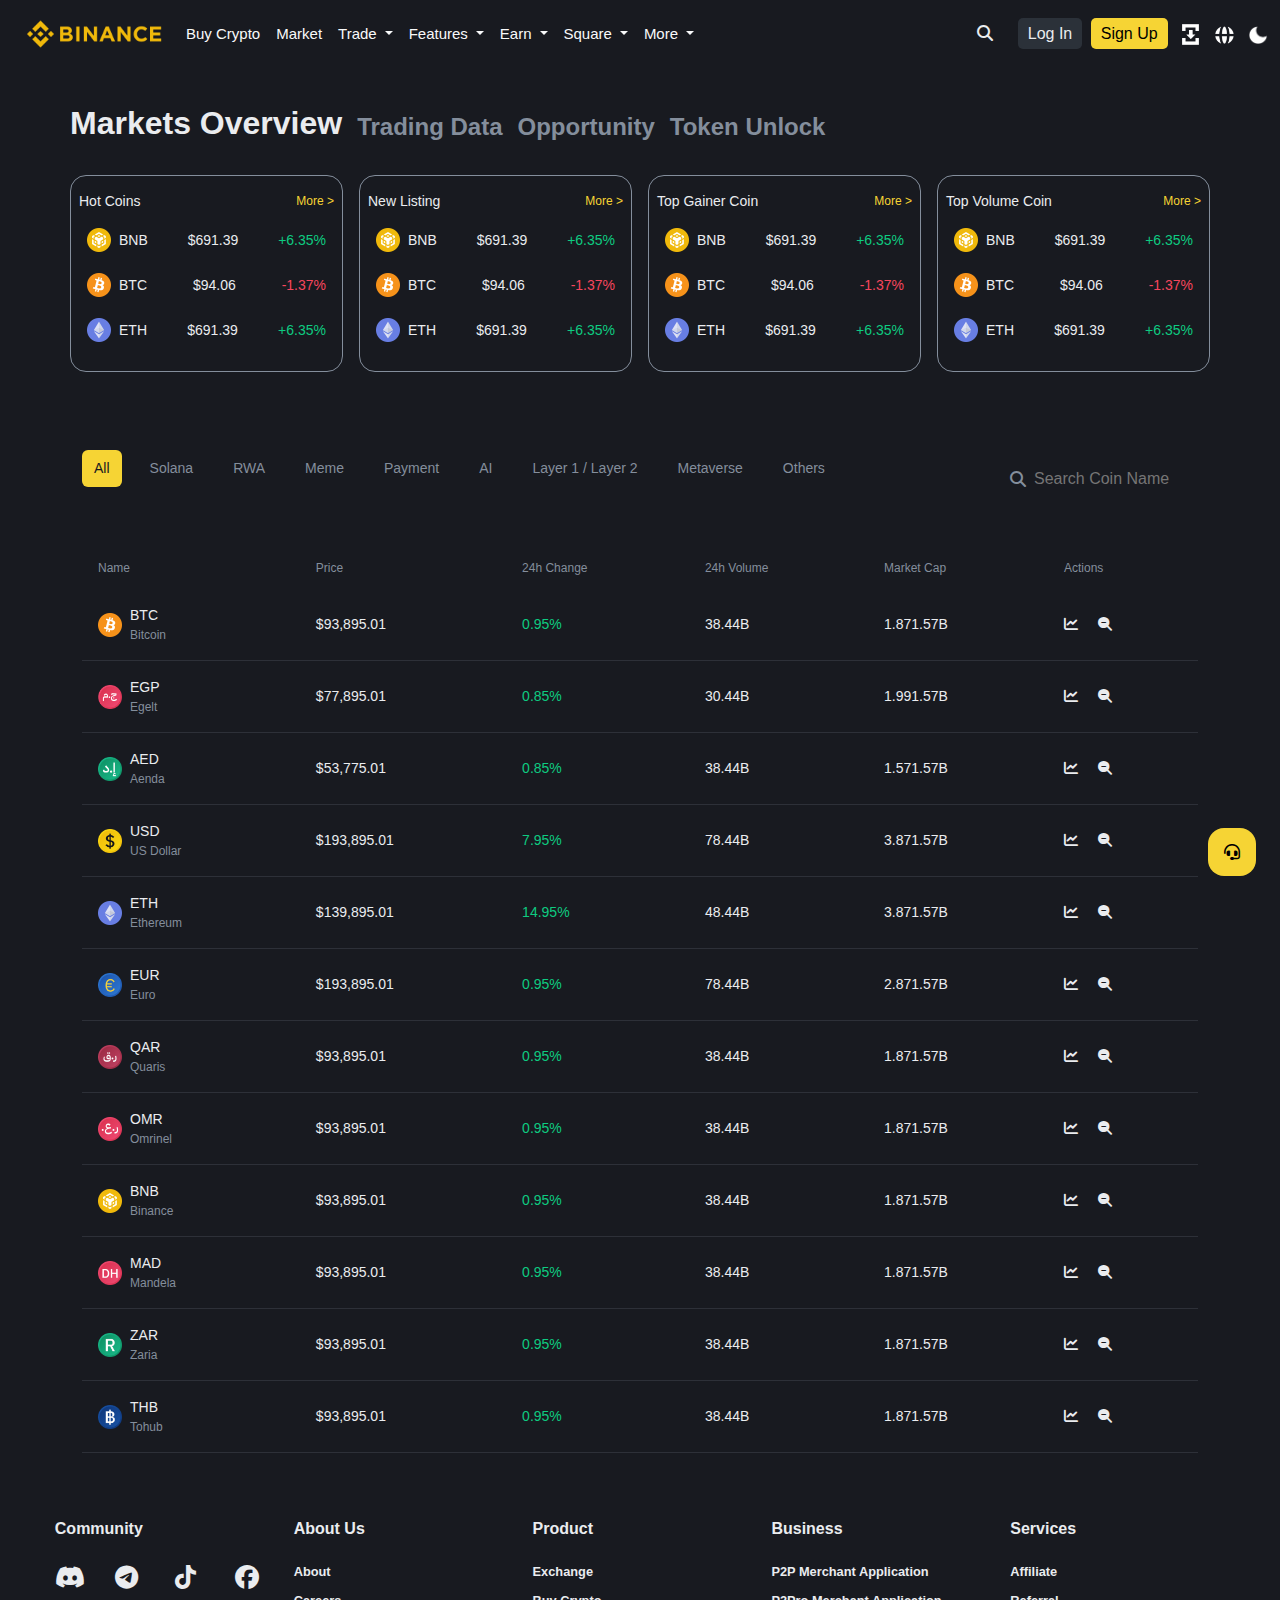
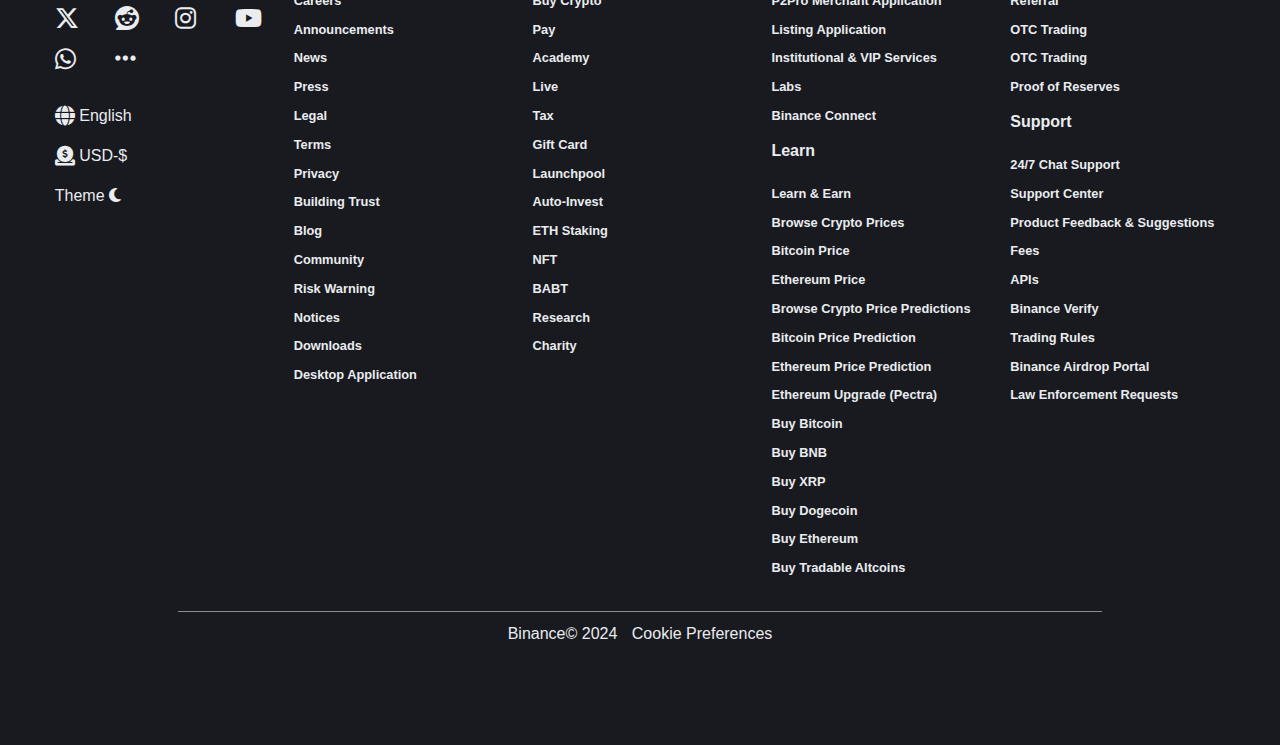
<file: pages/Market.html>
<!DOCTYPE html>
<html lang="en">
<head>
    <meta charset="UTF-8">
    <meta name="viewport" content="width=device-width, initial-scale=1.0">
    <title>Market</title>
    <link rel="website icon" type="png" href="../multimedia/image/Binance_Logo (2).png">
    <link href="https://cdn.jsdelivr.net/npm/bootstrap@5.3.3/dist/css/bootstrap.min.css" rel="stylesheet">
    <link rel="stylesheet" href="https://cdnjs.cloudflare.com/ajax/libs/font-awesome/6.7.2/css/all.min.css">
    <link rel="stylesheet" href="../css/Market.css">
</head>
<body>
    <!-- Navigation -->
    <nav class=".nav" >
        <nav class="navbar navbar-expand-lg " style="margin-top: -15px; margin-left: 15px;">
            <div class="container-fluid">
              <a class="navbar-brand" href="../index.html">
                <img src="../multimedia/image/binance logo.png" class="logo" alt="">
              </a>
              <button class="navbar-toggler" type="button" data-bs-toggle="collapse" data-bs-target="#navbarNavDropdown" aria-controls="navbarNavDropdown" aria-expanded="false" aria-label="Toggle navigation">
                <span class="navbar-toggler-icon"></span>
              </button>
              <div class="collapse navbar-collapse" id="navbarNavDropdown">
                <ul class="navbar-nav">
                  <li class="nav-item">
                    <a class="nav-link active text-light" aria-current="page" href="#" style="font-size: 15px;">Buy Crypto</a>
                  </li>
                  <li class="nav-item">
                    <a class="nav-link text-light" href="../pages/Market.html" style="font-size: 15px;" >Market</a>
                  </li>
                  <li class="nav-item dropdown" style="font-size: 15px;" >
                    <a class="nav-link dropdown-toggle  text-light" href="#" role="button" data-bs-toggle="dropdown" aria-expanded="false">
                      Trade
                    </a>
                    <ul class="dropdown-menu bg-dark" style="font-size: 15px;">
                      <div class="dropdown-item bg-dark text-light">
                        <div>
                            <div style="color: rgb(92,100,113); margin-bottom: 20px;">Basic</div>
                            <div class="dropdown-item-menu">
                                <div style="margin-right: 10px;">
                                    <i class="fa-solid fa-check-to-slot" style="color: #e5ba1f;"></i>
                                </div>
                                <a style="text-decoration: none;" href="#">
                                    <div style="font-size: 14px;font-weight: 500;line-height: 22px; color: white;">Spot</div>
                                    <p style="width: 245px; text-wrap: wrap; font-size: 12px;font-weight: 400;line-height: 18px;color: rgb(92,100,113);">Buy and sell on the Spot market with advanced tools</p>
                                </a>
                            </div>
                            <div class="dropdown-item-menu">
                                <div style="margin-right: 10px;">
                                    <i class="fa-solid fa-check-to-slot" style="color: #e5ba1f;"></i>
                                </div>
                                <a style="text-decoration: none;" href="#">
                                    <div style="font-size: 14px;font-weight: 500;line-height: 22px; color: white;">Margin</div>
                                    <p style="width: 245px; text-wrap: wrap; font-size: 12px;font-weight: 400;line-height: 18px;color: rgb(92,100,113);">Increase your profits with leverage</p>
                                </a>
                            </div>
                            <div class="dropdown-item-menu">
                                <div style="margin-right: 10px;">
                                    <i class="fa-solid fa-check-to-slot" style="color: #e5ba1f;"></i>
                                </div>
                                <a style="text-decoration: none;" href="#">
                                    <div style="font-size: 14px;font-weight: 500;line-height: 22px; color: white;">P2P</div>
                                    <p style="width: 245px; text-wrap: wrap; font-size: 12px;font-weight: 400;line-height: 18px;color: rgb(92,100,113);">Buy & sell cryptocurrencies using bank transfer and 800+ options</p>
                                </a>
                            </div>
                            <div class="dropdown-item-menu">
                                <div style="margin-right: 10px;">
                                    <i class="fa-solid fa-check-to-slot" style="color: #e5ba1f;"></i>
                                </div>
                                <a style="text-decoration: none;" href="#">
                                    <div style="font-size: 14px;font-weight: 500;line-height: 22px; color: white;">Convert and Block Trade</div>
                                    <p style="width: 245px; text-wrap: wrap; font-size: 12px;font-weight: 400;line-height: 18px;color: rgb(92,100,113);">The easiest way to trade at all sizes</p>
                                </a>
                            </div>
                        </div>
                        <div>
                            <div style="color: rgb(92,100,113); margin-bottom: 20px">Advanced</div>
                            <div class="dropdown-item-menu">
                                <div style="margin-right: 10px;">
                                    <i class="fa-brands fa-bots" style="color: #FFD43B;"></i>
                                </div>
                                <a style="text-decoration: none;" href="#">
                                    <div style="font-size: 14px;font-weight: 500;line-height: 22px; color: white;">Trading Bots</div>
                                    <p style="width: 245px; text-wrap: wrap; font-size: 12px;font-weight: 400;line-height: 18px;color: rgb(92,100,113);">
                                        Trade smarter with our various automated strategies - easy, fast and reliable</p>
                                </a>
                            </div>
                            <div class="dropdown-item-menu">
                                <div style="margin-right: 10px;">
                                    <i class="fa-solid fa-circle-dollar-to-slot" style="color: #FFD43B;"></i>
                                </div>
                                <a style="text-decoration: none;" href="#">
                                    <div style="font-size: 14px;font-weight: 500;line-height: 22px; color: white;">Copy Trading</div>
                                    <p style="width: 245px; text-wrap: wrap; font-size: 12px;font-weight: 400;line-height: 18px;color: rgb(92,100,113);">
                                        Follow the most popular traders</p>
                                </a>
                            </div>
                            <div class="dropdown-item-menu">
                                <div style="margin-right: 10px;">
                                    <i class="fa-solid fa-circle-dollar-to-slot" style="color: #FFD43B;"></i>
                                </div>
                                <a style="text-decoration: none;" href="#">
                                    <div style="font-size: 14px;font-weight: 500;line-height: 22px; color: white;">APIs</div>
                                    <p style="width: 245px; text-wrap: wrap; font-size: 12px;font-weight: 400;line-height: 18px;color: rgb(92,100,113);">
                                        Unlimited opportunities with one key</p>
                                </a>
                            </div>
                        </div>
                      </div>
                    </ul>
                  </li>
                  <li class="nav-item dropdown" style="font-size: 15px;">
                    <a class="nav-link dropdown-toggle  text-light" href="#" role="button" data-bs-toggle="dropdown" aria-expanded="false">
                      Features
                    </a>
                    <ul class="dropdown-menu bg-dark" style="font-size: 15px;">
                        <div class="dropdown-item bg-dark text-light">
                            <div>
                                
                                <div class="dropdown-item-menu">
                                    <div style="margin-right: 10px;">
                                        <i class="fa-solid fa-circle-dollar-to-slot" style="color: #FFD43B;"></i>
                                    </div>
                                    <a style="text-decoration: none;" href="#">
                                        <div style="font-size: 14px;font-weight: 500;line-height: 22px; color: white;">
                                            USDⓈ-M Futures
                                        </div>
                                        <p style="width: 245px; text-wrap: wrap; font-size: 12px;font-weight: 400;line-height: 18px;color: rgb(92,100,113);">
                                            Contracts settled in USDT and USDC </p>
                                    </a>
                                </div>
                                <div class="dropdown-item-menu">
                                    <div style="margin-right: 10px;">
                                        <i class="fa-solid fa-circle-dollar-to-slot" style="color: #FFD43B;"></i>
                                    </div>
                                    <a style="text-decoration: none;" href="#">
                                        <div style="font-size: 14px;font-weight: 500;line-height: 22px; color: white;">COIN-M Futures</div>
                                        <p style="width: 245px; text-wrap: wrap; font-size: 12px;font-weight: 400;line-height: 18px;color: rgb(92,100,113);">
                                            Contracts settled in cryptocurrency
                                        </p>
                                    </a>
                                </div>
                                <div class="dropdown-item-menu">
                                    <div style="margin-right: 10px;">
                                        <i class="fa-solid fa-circle-dollar-to-slot" style="color: #FFD43B;"></i>
                                    </div>
                                    <a style="text-decoration: none;" href="#">
                                        <div style="font-size: 14px;font-weight: 500;line-height: 22px; color: white;">Options</div>
                                        <p style="width: 245px; text-wrap: wrap; font-size: 12px;font-weight: 400;line-height: 18px;color: rgb(92,100,113);">
                                            USDT Options with limited downside and affordable entry</p>
                                    </a>
                                </div>
                            </div>
                    </ul>
                  </li>
                  <li class="nav-item dropdown" style="font-size: 15px;">
                    <a class="nav-link dropdown-toggle  text-light" href="#" role="button" data-bs-toggle="dropdown" aria-expanded="false">
                      Earn
                    </a>
                    <ul class="dropdown-menu bg-dark" style="font-size: 15px;">
                        <div class="dropdown-item bg-dark text-light">
                            <div>
                                
                                <div class="dropdown-item-menu">
                                    <div style="margin-right: 10px;">
                                        <i class="fa-solid fa-circle-dollar-to-slot" style="color: #FFD43B;"></i>
                                    </div>
                                    <a style="text-decoration: none;" href="#">
                                        <div style="font-size: 14px;font-weight: 500;line-height: 22px; color: white;">
                                            Overview
                                        </div>
                                        <p style="width: 245px; text-wrap: wrap; font-size: 12px;font-weight: 400;line-height: 18px;color: rgb(92,100,113);">
                                            One-stop portal for all Earn products </p>
                                    </a>
                                </div>
                                <div class="dropdown-item-menu">
                                    <div style="margin-right: 10px;">
                                        <i class="fa-solid fa-circle-dollar-to-slot" style="color: #FFD43B;"></i>
                                    </div>
                                    <a style="text-decoration: none;" href="#">
                                        <div style="font-size: 14px;font-weight: 500;line-height: 22px; color: white;">Simple Earn</div>
                                        <p style="width: 245px; text-wrap: wrap; font-size: 12px;font-weight: 400;line-height: 18px;color: rgb(92,100,113);">
                                            Earn passive income on 300+ crypto assets with flexible and locked terms
                                        </p>
                                    </a>
                                </div>
                                <div class="dropdown-item-menu">
                                    <div style="margin-right: 10px;">
                                        <i class="fa-solid fa-circle-dollar-to-slot" style="color: #FFD43B;"></i>
                                    </div>
                                    <a style="text-decoration: none;" href="#">
                                        <div style="font-size: 14px;font-weight: 500;line-height: 22px; color: white;">Advanced Earn</div>
                                        <p style="width: 245px; text-wrap: wrap; font-size: 12px;font-weight: 400;line-height: 18px;color: rgb(92,100,113);">
                                            Maximize your returns with our advanced yield investment products</p>
                                    </a>
                                </div>
                                <div class="dropdown-item-menu">
                                    <div style="margin-right: 10px;">
                                        <i class="fa-solid fa-circle-dollar-to-slot" style="color: #FFD43B;"></i>
                                    </div>
                                    <a style="text-decoration: none;" href="#">
                                        <div style="font-size: 14px;font-weight: 500;line-height: 22px; color: white;">Loans</div>
                                        <p style="width: 245px; text-wrap: wrap; font-size: 12px;font-weight: 400;line-height: 18px;color: rgb(92,100,113);">
                                            Access quick and easy loans with competitive rates</p>
                                    </a>
                                </div>
                            </div>
                    </ul>
                  </li>
                  <li class="nav-item dropdown" style="font-size: 15px;">
                    <a class="nav-link dropdown-toggle  text-light" href="#" role="button" data-bs-toggle="dropdown" aria-expanded="false">
                      Square
                    </a>
                    <ul class="dropdown-menu bg-dark" style="font-size: 15px;">
                        <div class="dropdown-item bg-dark text-light">
                            <div>
                                
                                <div class="dropdown-item-menu">
                                    <div style="margin-right: 10px;">
                                        <i class="fa-solid fa-circle-dollar-to-slot" style="color: #FFD43B;"></i>
                                    </div>                                    <a style="text-decoration: none;" href="#">
                                        <div style="font-size: 14px;font-weight: 500;line-height: 22px; color: white;">Square</div>
                                        <p style="width: 245px; text-wrap: wrap; font-size: 12px;font-weight: 400;line-height: 18px;color: rgb(92,100,113);">
                                            Stay informed with everything crypto</p>
                                    </a>
                                </div>
                                <div class="dropdown-item-menu">
                                    <div style="margin-right: 10px;">
                                        <i class="fa-solid fa-circle-dollar-to-slot" style="color: #FFD43B;"></i>
                                    </div>                                    <a style="text-decoration: none;" href="#">
                                        <div style="font-size: 14px;font-weight: 500;line-height: 22px; color: white;">Academy (Learn & Earn)</div>
                                        <p style="width: 245px; text-wrap: wrap; font-size: 12px;font-weight: 400;line-height: 18px;color: rgb(92,100,113);">
                                            Earn crypto by learning about blockchain</p>
                                    </a>
                                </div>
                                <div class="dropdown-item-menu">
                                    <div style="margin-right: 10px;">
                                        <i class="fa-solid fa-circle-dollar-to-slot" style="color: #FFD43B;"></i>
                                    </div>                                    
                                    <a style="text-decoration: none;" href="#">
                                        <div style="font-size: 14px;font-weight: 500;line-height: 22px; color: white;">Blog</div>
                                        <p style="width: 245px; text-wrap: wrap; font-size: 12px;font-weight: 400;line-height: 18px;color: rgb(92,100,113);">
                                            Expand your knowledge and get the latest insights</p>
                                    </a>
                                </div>
                                <div class="dropdown-item-menu">
                                    <div style="margin-right: 10px;">
                                        <i class="fa-solid fa-circle-dollar-to-slot" style="color: #FFD43B;"></i>
                                    </div>                                    <a style="text-decoration: none;" href="#">
                                        <div style="font-size: 14px;font-weight: 500;line-height: 22px; color: white;">Research</div>
                                        <p style="width: 245px; text-wrap: wrap; font-size: 12px;font-weight: 400;line-height: 18px;color: rgb(92,100,113);">
                                            Institutional-grade analysis, in-depth insights, and more</p>
                                    </a>
                                </div>
                            </div>
                    </ul>
                  </li>
                  <li class="nav-item dropdown" style="font-size: 15px;">
                    <a class="nav-link dropdown-toggle  text-light" href="#" role="button" data-bs-toggle="dropdown" aria-expanded="false">
                      More
                    </a>
                    <ul class="dropdown-menu bg-dark" style="font-size: 15px;">
                        <div class="dropdown-item bg-dark text-light">
                          <div>
                              
                              <div class="dropdown-item-menu">
                                <div style="margin-right: 10px;">
                                    <i class="fa-solid fa-circle-dollar-to-slot" style="color: #FFD43B;"></i>
                                </div>                                  <a style="text-decoration: none;" href="#">
                                      <div style="font-size: 14px;font-weight: 500;line-height: 22px; color: white;">VIP & Institutional</div>
                                      <p style="width: 245px; text-wrap: wrap; font-size: 12px;font-weight: 400;line-height: 18px;color: rgb(92,100,113);">
                                        Your trusted digital asset platform for VIPs and institutions</p>
                                  </a>
                              </div>
                              <div class="dropdown-item-menu">
                                <div style="margin-right: 10px;">
                                    <i class="fa-solid fa-circle-dollar-to-slot" style="color: #FFD43B;"></i>
                                </div>                                  <a style="text-decoration: none;" href="#">
                                      <div style="font-size: 14px;font-weight: 500;line-height: 22px; color: white;">Launchpool</div>
                                      <p style="width: 245px; text-wrap: wrap; font-size: 12px;font-weight: 400;line-height: 18px;color: rgb(92,100,113);">
                                        Discover and gain access to new token launches</p>
                                  </a>
                              </div>
                              <div class="dropdown-item-menu">
                                <div style="margin-right: 10px;">
                                    <i class="fa-solid fa-circle-dollar-to-slot" style="color: #FFD43B;"></i>
                                </div>                                  <a style="text-decoration: none;" href="#">
                                      <div style="font-size: 14px;font-weight: 500;line-height: 22px; color: white;">Megadrop</div>
                                      <p style="width: 245px; text-wrap: wrap; font-size: 12px;font-weight: 400;line-height: 18px;color: rgb(92,100,113);">
                                        Lock your BNB and complete Web3 quests for boosted airdrop rewards</p>
                                  </a>
                              </div>
                              <div class="dropdown-item-menu">
                                <div style="margin-right: 10px;">
                                    <i class="fa-solid fa-circle-dollar-to-slot" style="color: #FFD43B;"></i>
                                </div>                                  <a style="text-decoration: none;" href="#">
                                      <div style="font-size: 14px;font-weight: 500;line-height: 22px; color: white;">Mining Pool</div>
                                      <p style="width: 245px; text-wrap: wrap; font-size: 12px;font-weight: 400;line-height: 18px;color: rgb(92,100,113);">
                                        Mine more rewards by connecting to the pool</p>
                                  </a>
                              </div>
                              <div class="dropdown-item-menu">
                                <div style="margin-right: 10px;">
                                    <i class="fa-solid fa-circle-dollar-to-slot" style="color: #FFD43B;"></i>
                                </div>                                  <a style="text-decoration: none;" href="#">
                                      <div style="font-size: 14px;font-weight: 500;line-height: 22px; color: white;">Pay</div>
                                      <p style="width: 245px; text-wrap: wrap; font-size: 12px;font-weight: 400;line-height: 18px;color: rgb(92,100,113);">
                                        Send, receive and spend crypto</p>
                                  </a>
                              </div>
                          </div>
                          <div>
                              
                              
                              <div class="dropdown-item-menu">
                                <div style="margin-right: 10px;">
                                    <i class="fa-solid fa-circle-dollar-to-slot" style="color: #FFD43B;"></i>
                                </div>                                  <a style="text-decoration: none;" href="#">
                                      <div style="font-size: 14px;font-weight: 500;line-height: 22px; color: white;">NFT</div>
                                      <p style="width: 245px; text-wrap: wrap; font-size: 12px;font-weight: 400;line-height: 18px;color: rgb(92,100,113);">
                                        Explore NFTs from creators worldwide</p>
                                  </a>
                              </div>
                              <div class="dropdown-item-menu">
                                <div style="margin-right: 10px;">
                                    <i class="fa-solid fa-circle-dollar-to-slot" style="color: #FFD43B;"></i>
                                </div>                                  <a style="text-decoration: none;" href="#">
                                      <div style="font-size: 14px;font-weight: 500;line-height: 22px; color: white;">Fan Token</div>
                                      <p style="width: 245px; text-wrap: wrap; font-size: 12px;font-weight: 400;line-height: 18px;color: rgb(92,100,113);">
                                        Discover an all-new fandom and unlock unlimited fan experiences</p>
                                  </a>
                              </div>
                              <div class="dropdown-item-menu">
                                <div style="margin-right: 10px;">
                                    <i class="fa-solid fa-circle-dollar-to-slot" style="color: #FFD43B;"></i>
                                </div>                                  <a style="text-decoration: none;" href="#">
                                      <div style="font-size: 14px;font-weight: 500;line-height: 22px; color: white;">Binance Wallet</div>
                                      <p style="width: 245px; text-wrap: wrap; font-size: 12px;font-weight: 400;line-height: 18px;color: rgb(92,100,113);">
                                        Meet the next-generation Web3 wallet</p>
                                  </a>
                              </div>
                              <div class="dropdown-item-menu">
                                <div style="margin-right: 10px;">
                                    <i class="fa-solid fa-circle-dollar-to-slot" style="color: #FFD43B;"></i>
                                </div>                                  <a style="text-decoration: none;" href="#">
                                      <div style="font-size: 14px;font-weight: 500;line-height: 22px; color: white;">BNB Chain</div>
                                      <p style="width: 245px; text-wrap: wrap; font-size: 12px;font-weight: 400;line-height: 18px;color: rgb(92,100,113);">
                                        The most popular blockchain to build your own dApp</p>
                                  </a>
                              </div>
                              <div class="dropdown-item-menu">
                                <div style="margin-right: 10px;">
                                    <i class="fa-solid fa-circle-dollar-to-slot" style="color: #FFD43B;"></i>
                                </div>                                  <a style="text-decoration: none;" href="#">
                                      <div style="font-size: 14px;font-weight: 500;line-height: 22px; color: white;"> Charity</div>
                                      <p style="width: 245px; text-wrap: wrap; font-size: 12px;font-weight: 400;line-height: 18px;color: rgb(92,100,113);">
                                        Blockchain empowers charity to be more transparent, efficient, and traceable</p>
                                  </a>
                              </div>
                          </div>
                        </div>
                      </ul>
                  </li>
                </ul>
              </div>
              <div>
                <a href=""><i class="fa-solid fa-magnifying-glass"></i></a>
                <a href="../pages/Log-in.html" class="login"><button>Log In</button></a>
                <a href="../pages/Sign-up.html" class="Sign-up"><button style="color: black;">Sign Up</button></a>
                <a href="#"><img src="../multimedia/image/app-download.png" class="icon-img" alt=""></a>
                <a href="#"><img src="../multimedia/image/globe.png" class="icon-img-2" alt=""></a>
                <a href="#"><img src="../multimedia/image/moon.png" class="icon-img-2" alt=""></a>
              </div>
            </div>
          </nav>
    </nav>

    <!-- Market Overview Section -->
    <section class="market-overview container">
        <div class="d-flex flex-wrap align-items-center mb-4">
            <h1 class="market-title">Markets Overview</h1>
            <a href="#" class="market-tab">Trading Data</a>
            <a href="#" class="market-tab">Opportunity</a>
            <a href="#" class="market-tab">Token Unlock</a>
        </div>
        
        <div class="market-cards">
            <!-- Hot Coins Card -->
            <div class="market-card">
                <div class="card-header">
                    <h3 class="card-title">Hot Coins</h3>
                    <a href="#" class="card-more">More &gt;</a>
                </div>
                <div class="card-body">
                    <div class="coin-item">
                        <div class="coin-info">
                            <img src="../multimedia/image/bnb.png" alt="BNB" class="coin-icon">
                            <span class="coin-name">BNB</span>
                        </div>
                        <div class="coin-price">$691.39</div>
                        <div class="coin-change">+6.35%</div>
                    </div>
                    <div class="coin-item">
                        <div class="coin-info">
                            <img src="../multimedia/image/btc.png" alt="BTC" class="coin-icon">
                            <span class="coin-name">BTC</span>
                        </div>
                        <div class="coin-price">$94.06</div>
                        <div class="coin-change negative">-1.37%</div>
                    </div>
                    <div class="coin-item">
                        <div class="coin-info">
                            <img src="../multimedia/image/etherium.png" alt="ETH" class="coin-icon">
                            <span class="coin-name">ETH</span>
                        </div>
                        <div class="coin-price">$691.39</div>
                        <div class="coin-change">+6.35%</div>
                    </div>
                </div>
            </div>
            
            <!-- New Listing Card -->
            <div class="market-card">
                <div class="card-header">
                    <h3 class="card-title">New Listing</h3>
                    <a href="#" class="card-more">More &gt;</a>
                </div>
                <div class="card-body">
                    <div class="coin-item">
                        <div class="coin-info">
                            <img src="../multimedia/image/bnb.png" alt="BNB" class="coin-icon">
                            <span class="coin-name">BNB</span>
                        </div>
                        <div class="coin-price">$691.39</div>
                        <div class="coin-change">+6.35%</div>
                    </div>
                    <div class="coin-item">
                        <div class="coin-info">
                            <img src="../multimedia/image/btc.png" alt="BTC" class="coin-icon">
                            <span class="coin-name">BTC</span>
                        </div>
                        <div class="coin-price">$94.06</div>
                        <div class="coin-change negative">-1.37%</div>
                    </div>
                    <div class="coin-item">
                        <div class="coin-info">
                            <img src="../multimedia/image/etherium.png" alt="ETH" class="coin-icon">
                            <span class="coin-name">ETH</span>
                        </div>
                        <div class="coin-price">$691.39</div>
                        <div class="coin-change">+6.35%</div>
                    </div>
                </div>
            </div>
            
            <!-- Top Gainer Card -->
            <div class="market-card">
                <div class="card-header">
                    <h3 class="card-title">Top Gainer Coin</h3>
                    <a href="#" class="card-more">More &gt;</a>
                </div>
                <div class="card-body">
                    <div class="coin-item">
                        <div class="coin-info">
                            <img src="../multimedia/image/bnb.png" alt="BNB" class="coin-icon">
                            <span class="coin-name">BNB</span>
                        </div>
                        <div class="coin-price">$691.39</div>
                        <div class="coin-change">+6.35%</div>
                    </div>
                    <div class="coin-item">
                        <div class="coin-info">
                            <img src="../multimedia/image/btc.png" alt="BTC" class="coin-icon">
                            <span class="coin-name">BTC</span>
                        </div>
                        <div class="coin-price">$94.06</div>
                        <div class="coin-change negative">-1.37%</div>
                    </div>
                    <div class="coin-item">
                        <div class="coin-info">
                            <img src="../multimedia/image/etherium.png" alt="ETH" class="coin-icon">
                            <span class="coin-name">ETH</span>
                        </div>
                        <div class="coin-price">$691.39</div>
                        <div class="coin-change">+6.35%</div>
                    </div>
                </div>
            </div>
            
            <!-- Top Volume Card -->
            <div class="market-card">
                <div class="card-header">
                    <h3 class="card-title">Top Volume Coin</h3>
                    <a href="#" class="card-more">More &gt;</a>
                </div>
                <div class="card-body">
                    <div class="coin-item">
                        <div class="coin-info">
                            <img src="../multimedia/image/bnb.png" alt="BNB" class="coin-icon">
                            <span class="coin-name">BNB</span>
                        </div>
                        <div class="coin-price">$691.39</div>
                        <div class="coin-change">+6.35%</div>
                    </div>
                    <div class="coin-item">
                        <div class="coin-info">
                            <img src="../multimedia/image/btc.png" alt="BTC" class="coin-icon">
                            <span class="coin-name">BTC</span>
                        </div>
                        <div class="coin-price">$94.06</div>
                        <div class="coin-change negative">-1.37%</div>
                    </div>
                    <div class="coin-item">
                        <div class="coin-info">
                            <img src="../multimedia/image/etherium.png" alt="ETH" class="coin-icon">
                            <span class="coin-name">ETH</span>
                        </div>
                        <div class="coin-price">$691.39</div>
                        <div class="coin-change">+6.35%</div>
                    </div>
                </div>
            </div>
        </div>
    </section>

    <!-- Market Table Section -->
    <section class="container mt-5">
        <div class="d-flex flex-wrap justify-content-between align-items-center mb-4">
            <div class="market-filters">
                <button class="filter-btn active">All</button>
                <button class="filter-btn">Solana</button>
                <button class="filter-btn">RWA</button>
                <button class="filter-btn">Meme</button>
                <button class="filter-btn">Payment</button>
                <button class="filter-btn">AI</button>
                <button class="filter-btn">Layer 1 / Layer 2</button>
                <button class="filter-btn">Metaverse</button>
                <button class="filter-btn">Others</button>
            </div>
            
            <div class="market-search">
                <i class="fas fa-search search-icon"></i>
                <input type="text" class="search-input" placeholder="Search Coin Name">
            </div>
        </div>
        
        <div class="market-table-container">
            <table class="market-table">
                <thead>
                    <tr>
                        <th>Name</th>
                        <th>Price</th>
                        <th>24h Change</th>
                        <th>24h Volume</th>
                        <th>Market Cap</th>
                        <th>Actions</th>
                    </tr>
                </thead>
                <tbody>
                    <!-- Sample row - repeat for each coin -->
                    <tr>
                        <td>
                            <div class="table-coin">
                                <img src="../multimedia/image/btc.png" alt="BTC" class="table-coin-icon">
                                <div>
                                    <div class="table-coin-name">BTC</div>
                                    <div class="table-coin-symbol">Bitcoin</div>
                                </div>
                            </div>
                        </td>
                        <td>$93,895.01</td>
                        <td class="coin-change">0.95%</td>
                        <td>38.44B</td>
                        <td>1.871.57B</td>
                        <td>
                            <i class="fas fa-chart-line me-3"></i>
                            <i class="fas fa-search-minus"></i>
                        </td>
                    </tr>
                    <tr>
                        <td>
                            <div class="table-coin">
                                <img src="../multimedia/image/EGP.png" alt="EGP" class="table-coin-icon">
                                <div>
                                    <div class="table-coin-name">EGP</div>
                                    <div class="table-coin-symbol">Egelt</div>
                                </div>
                            </div>
                        </td>
                        <td>$77,895.01</td>
                        <td class="coin-change">0.85%</td>
                        <td>30.44B</td>
                        <td>1.991.57B</td>
                        <td>
                            <i class="fas fa-chart-line me-3"></i>
                            <i class="fas fa-search-minus"></i>
                        </td>
                    </tr>
                    <tr>
                        <td>
                            <div class="table-coin">
                                <img src="../multimedia/image/AED.png" alt="AED" class="table-coin-icon">
                                <div>
                                    <div class="table-coin-name">AED</div>
                                    <div class="table-coin-symbol">Aenda</div>
                                </div>
                            </div>
                        </td>
                        <td>$53,775.01</td>
                        <td class="coin-change">0.85%</td>
                        <td>38.44B</td>
                        <td>1.571.57B</td>
                        <td>
                            <i class="fas fa-chart-line me-3"></i>
                            <i class="fas fa-search-minus"></i>
                        </td>
                    </tr>
                    <tr>
                        <td>
                            <div class="table-coin">
                                <img src="/multimedia/image/USD.png" alt="USD" class="table-coin-icon">
                                <div>
                                    <div class="table-coin-name">USD</div>
                                    <div class="table-coin-symbol">US Dollar</div>
                                </div>
                            </div>
                        </td>
                        <td>$193,895.01</td>
                        <td class="coin-change">7.95%</td>
                        <td>78.44B</td>
                        <td>3.871.57B</td>
                        <td>
                            <i class="fas fa-chart-line me-3"></i>
                            <i class="fas fa-search-minus"></i>
                        </td>
                    </tr>
                    <tr>
                        <td>
                            <div class="table-coin">
                                <img src="../multimedia/image/etherium.png" alt="ETH" class="table-coin-icon">
                                <div>
                                    <div class="table-coin-name">ETH</div>
                                    <div class="table-coin-symbol">Ethereum</div>
                                </div>
                            </div>
                        </td>
                        <td>$139,895.01</td>
                        <td class="coin-change">14.95%</td>
                        <td>48.44B</td>
                        <td>3.871.57B</td>
                        <td>
                            <i class="fas fa-chart-line me-3"></i>
                            <i class="fas fa-search-minus"></i>
                        </td>
                    </tr>
                    <tr>
                        <td>
                            <div class="table-coin">
                                <img src="../multimedia/image/EUR.png" alt="EUR" class="table-coin-icon">
                                <div>
                                    <div class="table-coin-name">EUR</div>
                                    <div class="table-coin-symbol">Euro</div>
                                </div>
                            </div>
                        </td>
                        <td>$193,895.01</td>
                        <td class="coin-change">0.95%</td>
                        <td>78.44B</td>
                        <td>2.871.57B</td>
                        <td>
                            <i class="fas fa-chart-line me-3"></i>
                            <i class="fas fa-search-minus"></i>
                        </td>
                    </tr>
                    <tr>
                        <td>
                            <div class="table-coin">
                                <img src="../multimedia/image/QAR.png" alt="QAR" class="table-coin-icon">
                                <div>
                                    <div class="table-coin-name">QAR</div>
                                    <div class="table-coin-symbol">Quaris</div>
                                </div>
                            </div>
                        </td>
                        <td>$93,895.01</td>
                        <td class="coin-change">0.95%</td>
                        <td>38.44B</td>
                        <td>1.871.57B</td>
                        <td>
                            <i class="fas fa-chart-line me-3"></i>
                            <i class="fas fa-search-minus"></i>
                        </td>
                    </tr>
                    <tr>
                        <td>
                            <div class="table-coin">
                                <img src="../multimedia/image/OMR.png" alt="OMR" class="table-coin-icon">
                                <div>
                                    <div class="table-coin-name">OMR</div>
                                    <div class="table-coin-symbol">Omrinel</div>
                                </div>
                            </div>
                        </td>
                        <td>$93,895.01</td>
                        <td class="coin-change">0.95%</td>
                        <td>38.44B</td>
                        <td>1.871.57B</td>
                        <td>
                            <i class="fas fa-chart-line me-3"></i>
                            <i class="fas fa-search-minus"></i>
                        </td>
                    </tr>
                    <tr>
                        <td>
                            <div class="table-coin">
                                <img src="../multimedia/image/bnb.png" alt="BNB" class="table-coin-icon">
                                <div>
                                    <div class="table-coin-name">BNB</div>
                                    <div class="table-coin-symbol">Binance</div>
                                </div>
                            </div>
                        </td>
                        <td>$93,895.01</td>
                        <td class="coin-change">0.95%</td>
                        <td>38.44B</td>
                        <td>1.871.57B</td>
                        <td>
                            <i class="fas fa-chart-line me-3"></i>
                            <i class="fas fa-search-minus"></i>
                        </td>
                    </tr>
                    <tr>
                        <td>
                            <div class="table-coin">
                                <img src="../multimedia/image/MAD.png" alt="MAD" class="table-coin-icon">
                                <div>
                                    <div class="table-coin-name">MAD</div>
                                    <div class="table-coin-symbol">Mandela</div>
                                </div>
                            </div>
                        </td>
                        <td>$93,895.01</td>
                        <td class="coin-change">0.95%</td>
                        <td>38.44B</td>
                        <td>1.871.57B</td>
                        <td>
                            <i class="fas fa-chart-line me-3"></i>
                            <i class="fas fa-search-minus"></i>
                        </td>
                    </tr>
                    <tr>
                        <td>
                            <div class="table-coin">
                                <img src="../multimedia/image/ZAR.png" alt="ZAR" class="table-coin-icon">
                                <div>
                                    <div class="table-coin-name">ZAR</div>
                                    <div class="table-coin-symbol">Zaria</div>
                                </div>
                            </div>
                        </td>
                        <td>$93,895.01</td>
                        <td class="coin-change">0.95%</td>
                        <td>38.44B</td>
                        <td>1.871.57B</td>
                        <td>
                            <i class="fas fa-chart-line me-3"></i>
                            <i class="fas fa-search-minus"></i>
                        </td>
                    </tr>
                    <tr>
                        <td>
                            <div class="table-coin">
                                <img src="../multimedia/image/THB.png" alt="BTC" class="table-coin-icon">
                                <div>
                                    <div class="table-coin-name">THB</div>
                                    <div class="table-coin-symbol">Tohub</div>
                                </div>
                            </div>
                        </td>
                        <td>$93,895.01</td>
                        <td class="coin-change">0.95%</td>
                        <td>38.44B</td>
                        <td>1.871.57B</td>
                        <td>
                            <i class="fas fa-chart-line me-3"></i>
                            <i class="fas fa-search-minus"></i>
                        </td>
                    </tr>
                    
                    <!-- Add more rows as needed -->
                </tbody>
            </table>
        </div>
    </section>

    <!-- Footer -->
    <footer class="footer">
        <div class="parent-foot">
            <div class="foot-icon">
                <h3 class="f-h3" style="font-weight: 600; font-size: 16px; line-height: 24px; margin-bottom: 35px;">Community</h3>
                <div class="d-n" style="display: grid; grid-template-columns: 1fr 1fr 1fr 1fr; column-gap: 25px; row-gap: 40px; margin-bottom: 45px ;">
                    <i class="fa-brands fa-discord fa-xl"></i>
                    <i class="fa-brands fa-telegram fa-xl"></i>
                    <i class="fa-brands fa-tiktok fa-xl"></i>
                    <i class="fa-brands fa-facebook fa-xl"></i>
                    <i class="fa-brands fa-x-twitter fa-xl"></i>
                    <i class="fa-brands fa-reddit fa-xl"></i>
                    <i class="fa-brands fa-instagram fa-xl"></i>
                    <i class="fa-brands fa-youtube fa-xl"></i>
                    <i class="fa-brands fa-whatsapp fa-xl"></i>
                    <i class="fa-solid fa-ellipsis fa-xl"></i>
                </div>
                <div>
                    <i  class="fa-solid fa-globe fa-lg"></i>
                    <p style="display: inline-block;">English</p>
                </div>
                <div>
                    <i class="fa-solid fa-circle-dollar-to-slot fa-lg"></i>
                    <p style="display: inline-block;">USD-$</p>
                </div>
                <div>
                    <p style="display: inline-block;">Theme</p>
                    <i class="fa-solid fa-moon"></i>
                </div>
            </div>
            <div>
                <h3 class="f-h3" style="font-weight: 600; font-size: 16px; line-height: 24px;margin-bottom: 25px;">About Us</h3>
                <div class="d-n" style="font-size: .8em; line-height: 1em; font-weight: 590;">
                    <p><a href="" id="color">About</a></p>
                    <p><a href="" id="color">Careers</a></p>
                    <p><a href="" id="color">Announcements</a></p>
                    <p><a href="" id="color">News</a></p>
                    <p><a href="" id="color">Press</a></p>
                    <p><a href="" id="color">Legal</a></p>
                    <p><a href="" id="color">Terms</a></p>
                    <p><a href="" id="color">Privacy</a></p>
                    <p><a href="" id="color">Building Trust</a></p>
                    <p><a href="" id="color">Blog</a></p>
                    <p><a href="" id="color">Community</a></p>
                    <p><a href="" id="color">Risk Warning</a></p>
                    <p><a href="" id="color">Notices</a></p>
                    <p><a href="" id="color">Downloads</a></p>
                    <p><a href="" id="color">Desktop Application</a></p>
                </div>
            </div>
            <div>
                <h3 class="f-h3" style="font-weight: 600; font-size: 16px; line-height: 24px;margin-bottom: 25px;">Product</h3>
                <div class="d-n" style="font-size: .8em; line-height: 1em; font-weight: 590;">
                    <p><a href="" id="color">Exchange</a></p>
                    <p><a href="" id="color">Buy Crypto</a></p>
                    <p><a href="" id="color">Pay</a></p>
                    <p><a href="" id="color">Academy</a></p>
                    <p><a href="" id="color">Live</a></p>
                    <p><a href="" id="color">Tax</a></p>
                    <p><a href="" id="color">Gift Card</a></p>
                    <p><a href="" id="color">Launchpool</a></p>
                    <p><a href="" id="color">Auto-Invest</a></p>
                    <p><a href="" id="color">ETH Staking</a></p>
                    <p><a href="" id="color">NFT</a></p>
                    <p><a href="" id="color">BABT</a></p>
                    <p><a href="" id="color">Research</a></p>
                    <p><a href="" id="color">Charity</a></p>
                </div>
            </div>
            <div>
                <h3 class="f-h3" style="font-weight: 600; font-size: 16px; line-height: 24px;margin-bottom: 25px;">Business</h3>
                <div class="d-n" style="font-size: .8em; line-height: 1em; font-weight: 590;">
                    <p><a href="" id="color">P2P Merchant Application</a></p>
                    <p><a href="" id="color">P2Pro Merchant Application</a></p>
                    <p><a href="" id="color">Listing Application</a></p>
                    <p><a href="" id="color">Institutional & VIP Services</a></p>
                    <p><a href="" id="color">Labs</a></p>
                    <p><a href="" id="color">Binance Connect</a></p>
                </div>
                <h3 class="f-h3" style="font-weight: 600; font-size: 16px; line-height: 24px;margin-bottom: 25px;">Learn</h3>
                <div class="d-n" style="font-size: .8em; line-height: 1em; font-weight: 590;">
                    <p><a href="" id="color">Learn & Earn</a></p>
                    <p><a href="" id="color">Browse Crypto Prices</a></p>
                    <p><a href="" id="color">Bitcoin Price</a></p>
                    <p><a href="" id="color">Ethereum Price</a></p>
                    <p><a href="" id="color">Browse Crypto Price Predictions</a></p>
                    <p><a href="" id="color">Bitcoin Price Prediction</a></p>
                    <p><a href="" id="color">Ethereum Price Prediction</a></p>
                    <p><a href="" id="color">Ethereum Upgrade (Pectra)</a></p>
                    <p><a href="" id="color">Buy Bitcoin</a></p>
                    <p><a href="" id="color">Buy BNB</a></p>
                    <p><a href="" id="color">Buy XRP</a></p>
                    <p><a href="" id="color">Buy Dogecoin</a></p>
                    <p><a href="" id="color">Buy Ethereum</a></p>
                    <p><a href="" id="color">Buy Tradable Altcoins</a></p>
                </div>
            </div>
            <div>
                <h3 class="f-h3" style="font-weight: 600; font-size: 16px; line-height: 24px;margin-bottom: 25px;">Services</h3>
                <div class="d-n" style="font-size: .8em; line-height: 1em; font-weight: 590;">
                    <p><a href="" id="color">Affiliate</a></p>
                    <p><a href="" id="color">Referral</a></p>
                    <p><a href="" id="color">OTC Trading</a></p>
                    <p><a href="" id="color">OTC Trading</a></p>
                    <p><a href="" id="color">Proof of Reserves</a></p>
                </div>
                <h3 class="f-h3" style="font-weight: 600; font-size: 16px; line-height: 24px;margin-bottom: 25px;">Support</h3>
                <div class="d-n" style="font-size: .8em; line-height: 1em; font-weight: 590;">
                    <p><a href="" id="color">24/7 Chat Support</a></p>
                    <p><a href="" id="color">Support Center</a></p>
                    <p><a href="" id="color">Product Feedback & Suggestions</a></p>
                    <p><a href="" id="color">Fees</a></p>
                    <p><a href="" id="color">APIs</a></p>
                    <p><a href="" id="color">Binance Verify</a></p>
                    <p><a href="" id="color">Trading Rules</a></p>
                    <p><a href="" id="color">Binance Airdrop Portal</a></p>
                    <p><a href="" id="color">Law Enforcement Requests</a></p>
                </div>
            </div>
        </div>
        <div style="margin-top: 20px; margin-bottom: 20px;text-align: center; width: 75%;">
        <div style="background-color: var(--light-color); height: 1px; width: 100%;  margin-right: auto; margin-left: auto;  font-size: .8em; margin-bottom: 10px;"></div> 
            
        <p>Binance© 2024 <a href="" style="margin-left: 10px;" id="color"> Cookie Preferences</a></p>
        </div>
    </footer>

    <!-- Support -->
    <div class="support">
        <i class="fa-solid fa-headset lg" style="color: #000000;"></i>
        <a href="" class="support-content">Support</a>
    </div>
    <script src="https://cdn.jsdelivr.net/npm/bootstrap@5.3.3/dist/js/bootstrap.bundle.min.js"></script>
    <script>
        // Simple script to handle filter button active state
        document.querySelectorAll('.filter-btn').forEach(button => {
            button.addEventListener('click', function() {
                document.querySelectorAll('.filter-btn').forEach(btn => {
                    btn.classList.remove('active');
                });
                this.classList.add('active');
            });
        });
        
        // Mobile search toggle
        const searchIcon = document.querySelector('.nav .fa-search');
        const mobileSearch = document.createElement('div');
        mobileSearch.className = 'mobile-search d-lg-none w-100 mt-2';
        mobileSearch.innerHTML = `
            <div class="input-group">
                <input type="text" class="form-control bg-dark text-white border-secondary" placeholder="Search...">
                <button class="btn btn-outline-secondary" type="button">
                    <i class="fas fa-search"></i>
                </button>
            </div>
        `;
        
        searchIcon.addEventListener('click', function(e) {
            e.preventDefault();
            const navbar = document.querySelector('.navbar-collapse');
            if (!document.querySelector('.mobile-search')) {
                navbar.appendChild(mobileSearch);
            } else {
                const existingSearch = document.querySelector('.mobile-search');
                if (existingSearch) {
                    existingSearch.remove();
                }
            }
        });
    </script>
</body>
</html>
</file>
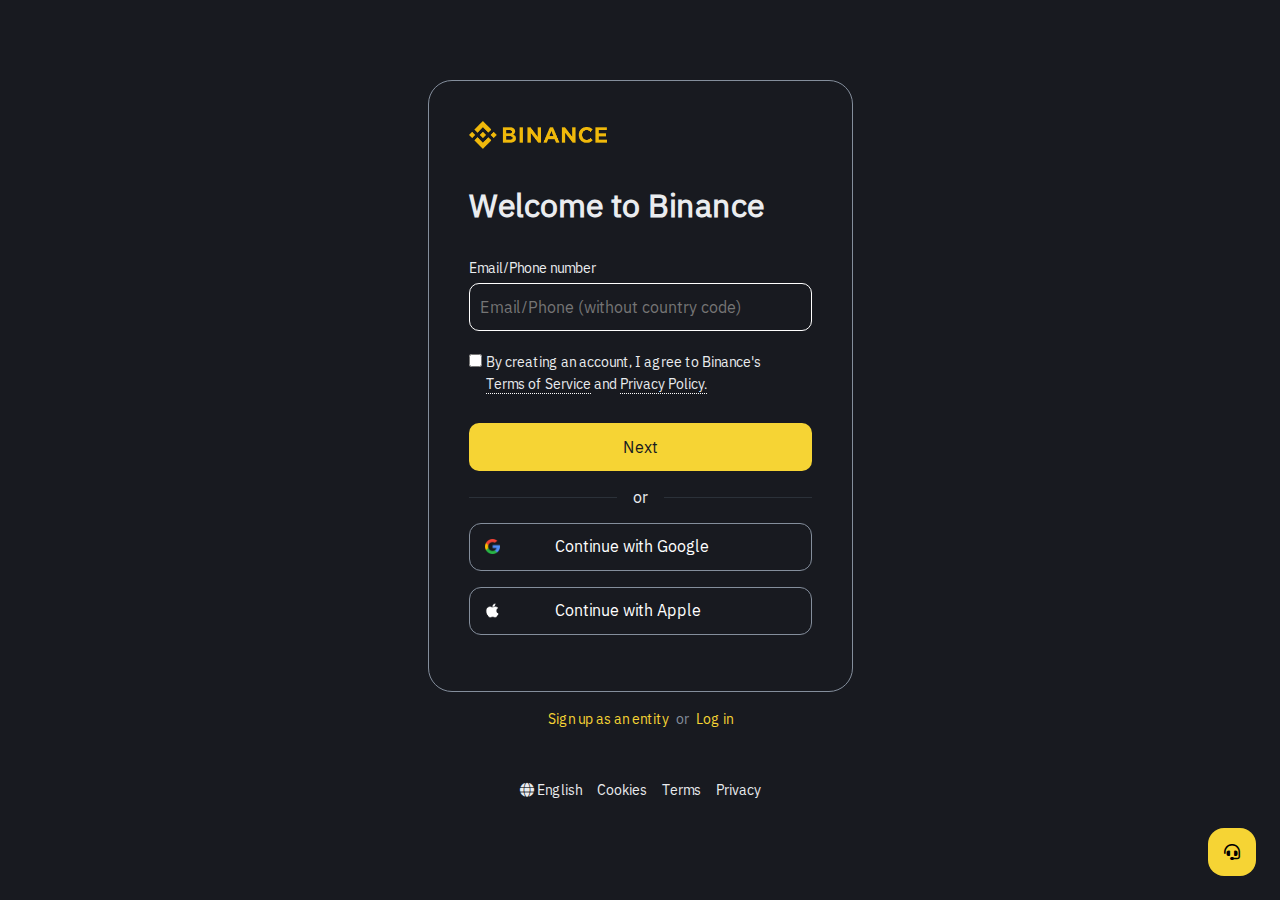
<file: pages/Sign-up.html>
<!DOCTYPE html>
<html lang="en">
<head>
    <meta charset="UTF-8">
    <meta name="viewport" content="width=device-width, initial-scale=1.0">
    <title>Sign Up</title>
    <link rel="stylesheet" href="../css/Sign-up.css">
    <link rel="stylesheet" href="https://cdnjs.cloudflare.com/ajax/libs/font-awesome/6.7.2/css/all.min.css" integrity="sha512-Evv84Mr4kqVGRNSgIGL/F/aIDqQb7xQ2vcrdIwxfjThSH8CSR7PBEakCr51Ck+w+/U6swU2Im1vVX0SVk9ABhg==" crossorigin="anonymous" referrerpolicy="no-referrer" />
    <link rel="website icon" type="png" href="../multimedia/image/Binance_Logo (2).png">
</head>
<body>
    <section class="sec-1">
        <div class="parent-1">
            <img src="../multimedia/image/binance-h.png" class="p1-child-1" alt="Binance">
            <div class="p1-child-2">
                Welcome to Binance
            </div>
            <form action="#" >
                <div class="p1-child-3">
                    <div class="p1-child-3-1">
                        Email/Phone number
                    </div>
                    <div style="display: flex;">
                        <div class="p1-child-3-2">
                            <input class="menu-1" placeholder="Email/Phone (without country code)" type="text" name="username" autocapitalize="off" data-e2e="input-username" spellcheck="false" autocomplete="username" value="">
                        </div>
                    </div>
                    <div class="p1-child-3-3">
                        <div class="p1-child-3-3-menu">
                            <div class="check-box">
                                <label class="custom-control custom-checkbox">
                                  <input type="checkbox" name="" id="" value="checkedValue" class="custom-control-input">
                                  <span class="custom-control-indicator"></span>
                                  <span class="custom-control-description"></span>
                                </label>
                            </div>
                            <div class="menu-2">
                                <p style="width: 100%;">By creating an account, I agree to Binance's</p> 
                                <a href="" id="t-1">Terms of Service</a>
                                and
                                <a href="" id="t-1">Privacy Policy.</a>
                            </div>
                        </div>
                        <a href="" class="Next-btn">
                            Next
                        </a>
                    </div>
                </div>
            </form>
            <div class="p1-child-4">
                <div class="p1-child-4-1"></div>
                <div class="p1-child-4-2">or</div>
                <div class="p1-child-4-1"></div>
            </div>
            <div class="p1-child-5">
                <a href="https://www.google.com/">
                    <img src="../multimedia/image/google.png" id="im-2" alt="">
                    <div id="t-2">Continue with Google</div>
                </a>
            </div>
            <div class="p1-child-5">
                <a href="">
                    <img src="../multimedia/image/apple.png" id="im-2" alt="">
                    <div id="t-2">Continue with Apple</div>
                </a>
            </div>
        </div>
        
    </section>
    <div class="parent-2">
         <a href="" class="p-2">Sign up as an entity</a>
             or
         <a href="../pages/Log-in.html" class="p-2">Log in</a>
     </div>             
     <div class="parent-3">
        <div class="p-3">
            <i class="fa-sharp fa-solid fa-globe"></i>
            <p style="margin-left: 3px;">English</p>
        </div>
        <div class="p-3">
            <p>Cookies</p>
        </div>
        <div class="p-3">Terms</div>
        <div class="p-3">Privacy</div>
     </div>

    <div class="support">
        <i class="fa-solid fa-headset lg" style="color: #000000;"></i>
        <a href="" class="support-content">Support</a>
    </div>
</body>
</html>
</file>
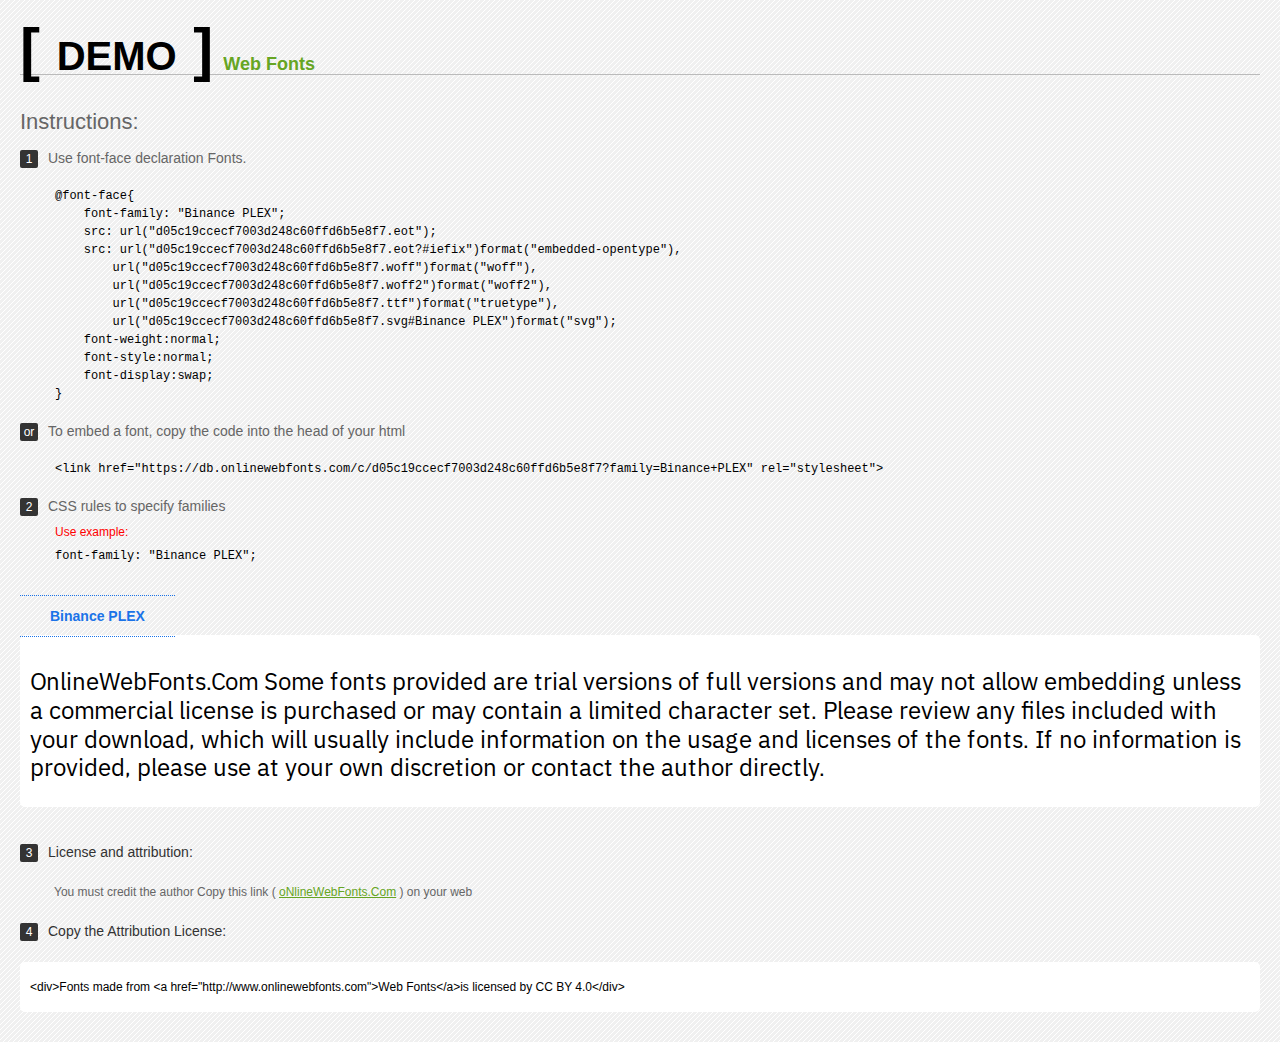
<file: multimedia/font/Binance PLEX/Web Fonts/Web Fonts Demo.html>
<!doctype html>
<html>
<head>
<meta charset="utf-8">
<title>Binance PLEX Fonts Demo</title>
<style type="text/css">
*{margin:0;padding:0;list-style-type:none;}body{font-family:Arial,Helvetica,sans-serif;line-height:1.5;font-size:16px;padding:20px;color:#333;background-image:url([data-uri]);}a{color:#66A523;}a:hover,.g:hover{opacity:0.7;}h1{font-size:60px;border-bottom:1px solid #bbb;line-height:20px;color:#000;text-transform:uppercase;margin-top:20px;}h1 a{font-size:18px;color:#66A523;text-decoration:none;text-transform:capitalize;margin-left:10px;}h1 font{font-size:40px;}.info{float:left;font-size:14px;margin-top:30px;color:#666;}.info .inst{font-size:22px;margin-bottom:10px;}.info span,.by span{color:#fff;border-radius:2px;display:inline-block;width:18px;height:18px;text-align:center;margin-right:10px;background-color:#333333;font-size:12px;line-height:18px;}.info .exs{font-size:12px;color:#666;margin-left:35px;display:block;}.info .exs font{color:#f00;line-height:30px;}.demo{float:left;width:100%;height:auto;padding-bottom:10px;margin-top:70px;background-color:#FFF;border-radius:5px;}.demo a{color:#1a73e8;float:left;font-weight:bold;font-size:14px;padding-right:30px;padding-left:30px;position:relative;border-top-width:1px;border-top-style:dotted;border-top-color:#1A73E8;text-decoration:none;border-bottom-width:1px;border-bottom-style:dotted;border-bottom-color:#1A73E8;line-height:40px;margin-top:-40px;}.demo .t{font-size:24px;float:left;width:calc(100% - 20px);color:#000;height:120px;margin-top:20px;line-height:1.2em;overflow-x:hidden;padding:10px;}.by{padding-top:15px;float:left;width:100%;margin-top:10px;margin-right:0;margin-bottom:10px;margin-left:0;font-size:14px;color:#666;}.by .b{padding-top:10px;padding-bottom:10px;color:#333;}.by .a{padding-top:10px;padding-bottom:10px;margin-left:34px;font-size:12px;}.te{width:100%;height:auto;border:0px solid #CCC;resize:none;float:left;margin-top:10px;line-height:16px;overflow:hidden;border-radius:5px;color:#000000;background-color:#FFF;font-size:12px;margin-bottom:20px;text-indent:10px;padding-top:17px;padding-bottom:17px;}pre{color:#000;}
</style>
<style type="text/css">

@font-face{
    font-family: "Binance PLEX";
    src: url("d05c19ccecf7003d248c60ffd6b5e8f7.eot");
    src: url("d05c19ccecf7003d248c60ffd6b5e8f7.eot?#iefix")format("embedded-opentype"),
        url("d05c19ccecf7003d248c60ffd6b5e8f7.woff")format("woff"),
        url("d05c19ccecf7003d248c60ffd6b5e8f7.woff2")format("woff2"),
        url("d05c19ccecf7003d248c60ffd6b5e8f7.ttf")format("truetype"),
        url("d05c19ccecf7003d248c60ffd6b5e8f7.svg#Binance PLEX")format("svg");
    font-weight:normal;
    font-style:normal;
    font-display:swap;
}

</style>
</head>
<body>
<h1> <span>[ <font>Demo</font> ]</span><a href="http://www.onlinewebfonts.com" target="_blank">Web Fonts</a></h1>
<div class="info">
  <div class="inst">Instructions:</div>
  <span>1</span>Use font-face declaration Fonts.
  <div class="exs">
    <pre>

@font-face{
    font-family: "Binance PLEX";
    src: url("d05c19ccecf7003d248c60ffd6b5e8f7.eot");
    src: url("d05c19ccecf7003d248c60ffd6b5e8f7.eot?#iefix")format("embedded-opentype"),
        url("d05c19ccecf7003d248c60ffd6b5e8f7.woff")format("woff"),
        url("d05c19ccecf7003d248c60ffd6b5e8f7.woff2")format("woff2"),
        url("d05c19ccecf7003d248c60ffd6b5e8f7.ttf")format("truetype"),
        url("d05c19ccecf7003d248c60ffd6b5e8f7.svg#Binance PLEX")format("svg");
    font-weight:normal;
    font-style:normal;
    font-display:swap;
}

</pre>
  </div>
  <span>or</span>To embed a font, copy the code into the head of your html
  <div class="exs">
<br/><pre>&lt;link href=&quot;https://db.onlinewebfonts.com/c/d05c19ccecf7003d248c60ffd6b5e8f7?family=Binance+PLEX&quot; rel=&quot;stylesheet&quot;&gt;</pre><br/>
  </div>
  <span>2</span>CSS rules to specify families
  <div class="exs"><font>Use example:</font> <br/>
    <pre>
font-family: &quot;Binance PLEX&quot;;
</pre>
  </div>
</div>
<!--demo-->
<div class="demo"><a href="https://www.onlinewebfonts.com/download/d05c19ccecf7003d248c60ffd6b5e8f7" target="_blank">Binance PLEX</a>
  <div class="t" style='font-family:"Binance PLEX"'>
  OnlineWebFonts.Com Some fonts provided are trial versions of full versions and may not allow embedding 
unless a commercial license is purchased or may contain a limited character set. 
Please review any files included with your download, 
which will usually include information on the usage and licenses of the fonts. 
If no information is provided, 
please use at your own discretion or contact the author directly.</div>
</div>
<!--demo-->
<div class="by">
  <div class="b"><span>3</span>License and attribution:</div>
  <div class="a">You must credit the author Copy this link ( <a href="http://www.onlinewebfonts.com" target="_blank">oNlineWebFonts.Com</a> ) on your web</div>
  <div class="b"><span>4</span>Copy the Attribution License:</div>
  <div class="te">&lt;div&gt;Fonts made from &lt;a href="http://www.onlinewebfonts.com"&gt;Web Fonts&lt;/a&gt;is licensed by CC BY 4.0&lt;/div&gt;</div>
</div>
</body>
</html>
</file>
<file: index.css>
*{
    margin: 0;
    padding: 0;
    box-sizing: border-box;
}
@font-face {
    font-family: myFirstFont;
    src: url(../multimedia/font/BinancePLEX/Binance\ PLEX.ttf);
}
:root {
    --primary-color: rgb(240,185,11);
    --white: rgb(234,236,239);
    --light-color: rgb(132,142,156);
    --black: rgb(24,26,32);
    --card-color: rgb(30,35,41);
  }
body{
    background-color: var(--black);
    font-family: myFirstFont;
}
.logo{
    height: 8vh;
    width: 100%;
}
.nav{
    width: 100%;
    font-size: 14px;
}
.dropdown:hover .dropdown-menu {
    display: block;
}
.dropdown-item{
    /* background-color: rgb(30,35,41); */
    display: flex;
    justify-content: space-between;
}
.dropdown-item-menu{
    display: flex;
    justify-content: space-between;
}
i{
    color: var(--white);
}
 .login{
    padding: 7px 10px;
    background-color: rgb(43,49,57);
    border-radius: 5px;
    text-decoration: none;
    color: var(--white);
    margin-left: 20px;
 }
 .Sign-up{
    padding: 7px 10px;
    background-color: var(--primary-color);
    border-radius: 5px;
    text-decoration: none;
    color: var(--black) !important;
    margin-left: 4px;
 }
 button{
    background-color: inherit; 
    border: 0px;
    color: var(--white);
 }
 .icon-img{
    width: 17px;
    margin-left: 10px;
 }
 .icon-img-2{
    width: 20px;
    margin-left: 10px;
 }
 i:hover{
    color: var(--primary-color);
 }
 #nav-hover:hover{
    color: var(--primary-color);
 }
.sec-1{
    width: 100%;
    
}
.parent-1{
    /* width: 85%; */
    padding: 30px;
    margin-right: auto;
    margin-left: auto;
    display: flex;
    /* gap: 250px; */
    justify-content: space-between !important;
    margin-top: 45px;
}
.child{
    font-size: 84px;
    font-weight: 720;
    color: var(--white);
    
    
}
.card-1{
    background-color: var(--card-color);
    padding: 20px 30px;
    border-radius: 15px;
    text-wrap: wrap;
}
.card-2{
    background-color: var(--card-color);
    padding: 20px 30px;
    border-radius: 15px;
    /* text-wrap: nowrap; */
    margin-top: 15px;
    color: var(--white);
}
.card-3{
    background-color: var(--card-color);
    padding: 20px 30px;
    border-radius: 15px;
    text-wrap: nowrap;
    margin-top: 15px;
    color: var(--white);
    display: block;
    text-decoration: none;
}
.input{
    border-radius: 10px;
    background-color: var(--black);
    border: thin solid var(--light-color);
    width: 325px;
    height: 6vh;
    font-size: 1em;
    color: var(--white);
    padding: 5px;
}
.input:hover{
    border-color:var(--primary-color) ;
}
.input::placeholder{
    color: var(--light-color);
    vertical-align:middle;
}
.icon-qr-app{
    width: 45px;
    padding: 10px;
    border: thin solid rgb(43,49,57);
    border-radius: 10px;
    margin-top: 15px;
}
.icon-qr-app:hover{
    background-color: rgb(43,49,57);
}
.card-1-icon{
    width: 28px;
    margin-right: 5px;
}

#clear:hover{
    /* font-weight: 100; */
    opacity: 70%;
}
.card-app{
    background-color: var(--card-color);
    display: inline-block;
    color: var(--white);
    padding: 15px 20px;
    /* width: 170px; */
    /* height: 30vh; */
    border-radius: 15px;
    text-align: center;
    display: none;
    position: absolute;
    bottom: -120px;
    left: 215px;
}
#card-app-hover{
    position: relative;
}
#card-app-hover:hover~.card-app{
    display: inline-block;
    
}
.sec-2{
    width: 100%;

}
.parent-2{
    width: 75%;
    padding: 20px;
    margin-right: auto;
    margin-left: auto;
    display: flex;
    gap: 20em;
    justify-content: space-between !important;
    margin-top: 100px;
    color: var(--white);
}
.sec-2-child-2{
    color: var(--white);
    width: 100%;
}
.sec-2-h1{
    font-size: 40px !important;
    font-weight: 600 !important;
    line-height: 48px !important;
    margin-left: auto;
}
#phone-side{
    padding-left: 7em;
}
.sec-2-qr-app{
    width: 150px;
    height: fit-content;
    padding: px !important;
    border:thin solid rgba(255, 255, 255, 0.158);
    border-radius: 20px;
}
.sec-2-icon{
    width: 40px;
    margin-top: 40px;
    color: var(--white) !important;
    
}
.sec-3{
    width: 100%;
    color: var(--white);
    margin-top: 80px;
    margin-bottom: 60px;
}
.parent-3{
    margin-left: auto !important;
    margin-right: auto !important;
    /* width: 70%; */
    padding: 20px;
}
.accord-num{
    padding: 3px 8px;
    border: thin solid rgba(255, 255, 255, 0.329);
    border-radius: 8px;
    margin-right: 15px;
    font-weight: 500 !important;
    font-size: .8em !important;
}
.accordion-button:after {
    background-image: url("data:image/svg+xml,<svg xmlns='http://www.w3.org/2000/svg' viewBox='0 0 16 16' fill='%23ffffff'><path fill-rule='evenodd' d='M1.646 4.646a.5.5 0 0 1 .708 0L8 10.293l5.646-5.647a.5.5 0 0 1 .708.708l-6 6a.5.5 0 0 1-.708 0l-6-6a.5.5 0 0 1 0-.708z'/></svg>") !important;
}
.sec-4{
    background-color: rgb(30,35,41);
    width: 100%;
    color: white;
}
.parent-4{
    margin-right: auto;
    margin-left: auto;
    text-align: center;
    /* width: 75%; */
    padding: 70px;
}
.sec-2-child-2-menu{
    display: flex;
    justify-content: space-between;
    /* width: 65%; */
}
.footer{
    width: 100%;
    color: var(--white);
    padding: 64px 24px 64px;
    justify-items: center;
}
.parent-foot{
    /* width: 75%; */
    /* padding: 20px; */
    display: grid;
    grid-template-columns: 1fr 1fr 1fr 1fr 1fr;
    /* text-align: center; */
    justify-content: space-between;
    /* gap: 100px; */
    grid-column-gap: 24px;
    /* padding: 40px; */
    
}
a{
    text-decoration: inherit;
    color: var(--white);
}
#color:hover{
    color: var(--primary-color);
}
.support{
    background-color: var(--primary-color);
    border-radius: 30px;
    display: flex;
    animation: 0.5s ease 0s 1 normal backwards running widget-show-grow;
    position: fixed;
    right: 24px;
    bottom: 24px;
    cursor: pointer;
    opacity: 1;
    z-index: 999;
    border-radius: 16px;
    /* background: #FCD535; */
    /* display: none; */
    justify-content: center;
    
    align-items: center;
    padding: 8px;
    min-width: 48px;
    height: 48px;
}
.support-content{
    display: none;
    font-weight: 600;
    font-size: 16px;
    line-height: 20px;
    margin-left: 4px;
    color: #1E2329;
    vertical-align: middle;
}
.support:hover .support-content{
    display: flex;
}
@media (max-width: 1022px){
    .parent-foot{
        width: 100%;
    }
    .parent-1{
        display: block;
    }
    .card-1{
        margin-top: 30px;
        max-width: 100%;
    }
    .sec-2-child-2-menu{
        width: 100%;
    }
    .parent-2{
        width: 70%;
        display: flex;
        gap: 5em;
    }
    #phone{
        padding-left: 0em;
    }
    .parent-foot{
        width: 100%;
    }
}
@media (max-width: 767px){
    
    .sec-2-child-2{
        display: none;
    }
    #phone{
        text-align: center;
        margin-right: auto;
        margin-left: auto;
    }
    .foot-icon{
        display: none;
    }
    #o-2{
        order: 2;
    }
    .d-n{
        display: none;
    }
    .parent-foot{
        display: block;
    }
}
@keyframes widget-show-grow {
    0% {
        opacity: 0;
    }
    1% {
        opacity: 0;
        transform: scale(0.5);
    }
    100% {
        opacity: 1;
        transform: scale(1);
    }
}
</file>
<file: css/About.css>
*{
    margin: 0;
    padding: 0;
    box-sizing: border-box;
}
@font-face {
    font-family: myFirstFont;
    src: url(../multimedia/font/BinancePLEX/Binance\ PLEX.ttf);
}
:root {
    --primary-color: rgb(246,212,52);
    --white: rgb(234,236,239);
    --light-color: rgb(132,142,156);
    --black: rgb(24,26,32);
    --card-color: rgb(30,35,41);
  }
body{
    background-color: var(--black);
    font-family: myFirstFont;
    color: white;
}
.logo{
    height: 8vh;
    width: 100%;
}
.nav{
    width: 100%;
    font-size: 14px;
}
.dropdown:hover .dropdown-menu {
    display: block;
}
.dropdown-item{
    /* background-color: rgb(30,35,41); */
    display: flex;
    justify-content: space-between;
}
.dropdown-item-menu{
    display: flex;
    justify-content: space-between;
}
i{
    color: var(--white);
}
 .login{
    padding: 7px 10px;
    background-color: rgb(43,49,57);
    border-radius: 5px;
    text-decoration: none;
    color: var(--white);
    margin-left: 20px;
 }
 .Sign-up{
    padding: 7px 10px;
    background-color: var(--primary-color);
    border-radius: 5px;
    text-decoration: none;
    color: var(--black) !important;
    margin-left: 4px;
 }
 button{
    background-color: inherit; 
    border: 0px;
    color: var(--white);
 }
 .icon-img{
    width: 17px;
    margin-left: 10px;
 }
 .icon-img-2{
    width: 20px;
    margin-left: 10px;
 }
 i:hover{
    color: var(--primary-color);
 }
 #nav-hover:hover{
    color: var(--primary-color);
 }
 .sec-1{
    width: 100%;
 }
 .parent-1{
    width: 85%;
    margin-left: auto;
    margin-right: auto;
 }
 .sec-1-child-1{
    display: flex;
    flex-direction: row;
    justify-content: space-between;
    align-items: center;
 }
 .sec-1-child-1-menu-1{
    order: 1;
 }
 .sec-1-child-1-1{
    font-weight: 600;
    font-size: 48px;
    line-height: 56px;
    margin-bottom: 15px;

    
 }
 .sec-1-child-1-2{
    font-weight: 400;
    font-size: 20px;
    line-height: 28px;
    color: var(--light-color);
    
 }
 .sec-1-child-1-menu-2{
    order: 2;
 }
 .sec-1-child-1-menu-2-1{
    height: auto;
    max-width: 485px;
    vertical-align: middle;
}
#head-1:hover{
    color: var(--white) !important;
}
#head-1{
    padding-bottom: 16px;
    font-weight: 500;
    font-size: 16px;
    line-height: 24px;
}
.sec-1-child-2{
    display: flex;
    justify-content: space-between;
    margin-top: 48px;
    align-items: baseline;
    text-wrap: wrap;
}
.sec-1-child-2-1{
    width: 33.33333333333333%;
    display: flex;
    gap: 25px;
}
#image-size{
    height: 80px !important;
    width: 80px !important;
    display: block;
    color: var(--light-color);
    filter: var(--light-color);
}
.sec-1-child-2-menu-1{
    font-weight: 500;
    font-size: 20px;
    line-height: 28px;
    margin-top: 5px;
}
.sec-1-child-2-menu-2{
    font-weight: 500;
    font-size: 14px;
    line-height: 20px;
    margin-top: 14px;
}
.sec-2{
    width: 100%;
}
.parent-2{
    width: 85%;
    margin-left: auto;
    margin-right:auto ;
}
.sec-2-child-1{
    padding-top: 100px;
    padding-bottom: 100px;

}
.sec-2-child-1-1{
    font-weight: 600;
    font-size: 40px;
    line-height: 48px;
    margin-bottom: 30px;
}
.sec-2-child-1-2{
    font-weight: 400;
    font-size: 20px;
    line-height: 28px;
    margin-bottom: 30px;
    color: var(--light-color);
}
.learn-more{
    color: var(--black);
    font-size: 16px;
    font-weight: 600;
    line-height: 24px;
    min-height: 48px;
    min-width: 114px ;
    padding-left: 16px;
    padding-right: 16px;
    background-color: var(--primary-color);
    align-items: center;
    text-align: center;
    text-decoration: none;
    text-overflow: ellipsis;
    white-space: nowrap;
    word-break: break-all;
    border-radius: 10px;
    padding-top: 10px;
    padding-bottom: 10px;
}
.sec-2-child-1-menu{
    display: grid;
    gap: 2px;
    grid-template-columns: 1fr 1fr 1fr;
    margin-left: -16px;
    margin-right: -16px;
}
.sec-2-card{
    padding-left: 16px;
    padding-right: 16px;
    padding-top: 16px;
    padding-bottom: 16px;
    min-width: 33.333333%;

}
.sec-2-card-1{
    padding: 32px;
    min-height: 264px;
    border:1px solid #2b3139 ;
    border-radius: 12px;
   
}
.sec-2-card-1-child-1{
    width: 48px;
    height: 48px;
    font-size: 48px;
    display: block;
    margin-bottom: 15px;
}
.sec-2-card-1-child-2{
    font-weight: 600;
    font-size: 24px;
    line-height: 32px;
}
.sec-2-card-1-child-3{
    font-weight: 400;
    font-size: 16px;
    line-height: 24px;
    margin-top: 8px;
    color: var(--light-color);
}
.pp-1{
    padding-top: 80px; 
    padding-bottom: 80px; 
    align-items: center; 
    display: flex; 
    justify-content: space-between;
}
.sub-heading{
    font-weight: 600;
    font-size: 40px;
    line-height: 48px;
    margin-top: 48px;
}
#staff-image{
    width: 53%;
}
.View-more{
    font-size: 14px !important;
    font-weight: 400 !important;
    line-height: 22px !important;
    text-decoration-color: var(--primary-color) !important;
    color: var(--primary-color);
    text-decoration: underline;

}
#sec-1-child-1-menu-2-1{
    height: auto;
    max-width: 485px;
    vertical-align: middle;
    order: 2;
}
#o-2{
    order: 1;
}
.staff{
    display: inline-block; 
    width: 100%;
}
.staff-2{
    display: inline-block; 
    text-align: center;
    width: 200%;
    order: 2;
    margin-left: 0%;
}
.staff-2-1{
 order: 1;
}
.sec-3{
    width: 100%;
}
.parent-3{
    width: 85%;
    margin-left: auto;
    margin-right:auto ;
}
.sec-3-child-1{
    display: flex;
    justify-content: space-between;
    font-weight: 500;
    font-size: 14px;
    line-height: 24px;
    margin-bottom: 45px;
    padding: 15px 20px;
}
.sec-3-child-1:hover{
    background-color: rgb(11,14,17);
}
.g-a{
    font-size: 16px;
}
.g-b{
    color: rgb(132, 142, 156);
}
.sec-3-menu{
    display: flex;
    gap: 16px;
    flex: 1 1 0%;
    flex-direction: column;
    color: rgb(132, 142, 156);
}
#wab{
    margin-left: auto;
    margin-right: auto;
    /* text-align: center; */
    width: 75%;
}








 .footer{
    width: 100%;
    color: var(--white);
    padding: 64px 24px 64px;
    justify-items: center;
}
.parent-foot{
    width: 95%;
    display: grid;
    grid-template-columns: 1fr 1fr 1fr 1fr 1fr;
    /* text-align: center; */
    justify-content: space-between;
    /* gap: 100px; */
    grid-column-gap: 24px;
    /* padding: 40px; */
    
}
a{
    text-decoration: inherit;
    color: var(--white);
}
#color:hover{
    color: var(--primary-color);
}
.support{
    background-color: var(--primary-color);
    border-radius: 30px;
    display: flex;
    animation: 0.5s ease 0s 1 normal backwards running widget-show-grow;
    position: fixed;
    right: 24px;
    bottom: 24px;
    cursor: pointer;
    opacity: 1;
    z-index: 999;
    border-radius: 16px;
    /* background: #FCD535; */
    /* display: none; */
    justify-content: center;
    
    align-items: center;
    padding: 8px;
    min-width: 48px;
    height: 48px;
}
.support-content{
    display: none;
    font-weight: 600;
    font-size: 16px;
    line-height: 20px;
    margin-left: 4px;
    color: #1E2329;
    vertical-align: middle;
}
.support:hover .support-content{
    display: flex;
}
@media (max-width: 1022px){
    .parent-foot{
        width: 100%;
    }
    .sec-1-child-1-menu-2-1{
        width: 346px;
    }
    .sec-1-child-1-menu-1{
        margin-right: 0px;
        /* order: 1; */
    }
    .parent-1{
        width: 90%;
    }
    .sec-2-child-1-menu{
        grid-template-columns: 1fr 1fr ;
    }
}
@media (max-width: 767px){
    .foot-icon{
        display: none;
    }
    #sec-1-child-1-menu-2-1{
        width: 500px;
        order: 1;
    }
    .sec-1-child-1{
        flex-direction: column-reverse;
    }
    .sec-1-child-1-1{
        font-size: 32px;
        line-height: 40px;
    }
    .sec-1-child-1-2{
        font-weight: 400;
        font-size: 14px;
        line-height: 20px;
        margin-top: 16px;
        
    }
    .sec-2-child-1-menu{
        grid-template-columns: 1fr ;
    }
    .pp-1{
        flex-direction: column;
        padding: 15px;
    }
    #o-2{
        order: 2;
    }
    .d-n{
        display: none;
    }
    .parent-foot{
        display: block;
    }
    .f-h3{
        padding: 12px 5px;
        /* border: 1px solid var(--light-color); */
        border-radius: 10px;

    }
    #staff-image{
        width: 50%;
    }
    .staff{
        display: block; 
        width: 100%;
        text-align: center;
    }
    .staff-2{
        display: block;
        order: 0;
        width: 100% ;
    }
    .staff-2-1{
        order: 0;
        
    }
    .sec-3-child-1{
        display: block;
    }
    .parent-3{
        width: 100%;
    }
    #bbod{
        font-size: 20px;
        margin-left: 20px;
    }
}
@keyframes widget-show-grow {
    0% {
        opacity: 0;
    }
    1% {
        opacity: 0;
        transform: scale(0.5);
    }
    100% {
        opacity: 1;
        transform: scale(1);
    }
}
</file>
<file: css/Log-in.css>
*{
    margin: 0;
    padding: 0;
    box-sizing: border-box;
}
@font-face {
    font-family: myFirstFont;
    src: url(../multimedia/font/BinancePLEX/Binance\ PLEX.ttf);
}
:root {
    --primary-color: rgb(246,212,52);
    --white: rgb(234,236,239);
    --light-color: rgb(132,142,156);
    --black: rgb(24,26,32);
    --card-color: rgb(30,35,41);
  }
body{
    background-color: var(--black);
    font-family: myFirstFont;
}

.sec-1{
    margin-left: auto;
    margin-right: auto;
    display: flex;
    flex-direction: row;
    gap: 5px;

}
.parent-1{
    background-color: var(--black);
    padding: 40px;
    border-radius: 24px;
    width: 425px;
    min-height: 580px;
    border: 1px solid var(--light-color);
    margin-left: auto;
    margin-right: auto;
    margin-top: 80px;
}
.p1-child-1{
    margin-bottom: 32px;
    width: auto;
    height: 28px;
}
.p1-child-2{
    margin-bottom: 2rem;
    font-size: 32px;
    font-weight: 600;
    line-height: 40px;
    color: var(--white);
    display: flex;
    justify-content: space-between;

}
.p1-child-3{
    font-size: 14px;
    font-weight: 400;
    line-height: 22px;
    display: flex;
    flex-direction: column;
    gap: 4px;

}
.p1-child-3-1{
    color: var(--white);
    font-size: 14px;
    font-weight: 500;
    line-height: 22px;
}
.p1-child-3-2{
    border: 1px solid transparent;
    border-color: white;
    display: flex;
    flex: 1;
    width: 100%;
    border-radius: 10px !important;
    font-size: 16px !important;
    height: 48px !important;
    padding: 6px 10px !important;
    align-items: center;
    color: white;
    flex-wrap: nowrap;
    gap: 8px;
    max-width: 100vw;
    transition-duration: 250ms;
    transition-property: all;
    transition-timing-function: ease-in-out;

}
.menu-1{
    line-height: 24px;
    height: 50px;
    font-size: 16px !important;
    font-weight: 500 !important;
    padding: 0 !important;
    color: var(--white);
    appearance: none;
    background: transparent;
    border: none;
    caret-color: var(--primary-color);
    flex: 1 1;
    font-family: inherit;
    margin: 0;
    min-width: 0;
    outline: none;
}
.p1-child-3-3{
    margin-top: 1rem;
    font-size: 14px;
    font-weight: 400;
    line-height: 22px;
    display: flex;
    flex-direction: column;
    gap: 4px;
}
.p1-child-3-3-menu{
    align-items: flex-start;
    font-size: 14px;
    font-weight: 400;
    line-height: 22px;
    color: var(--white);
    cursor: pointer;
    display: inline-flex;
    gap: 4px;

}
.menu-2{
    font-size: 14px;
    font-weight: 400;
    line-height: 22px;
    cursor: pointer;
    color: var(--white);

}
#t-1{
    color: var(--white);
    border-bottom: 1px dotted white;
}
.Next-btn{
    width: 100%;
    font-size: 16px;
    font-weight: 500;
    line-height: 24px;
    min-height: 48px;
    min-width: 80px;
    border-radius: 10px;
    margin-top: 1.5rem;
    padding-right: 15px;
    padding-left: 15px;
    align-items: center;
    background-color: var(--primary-color);
    cursor: pointer;
    display: inline-flex;
    justify-content: center;
    color: var(--black);
}
.p1-child-4{
    align-items: center;
    display: flex;
    margin-bottom: 1rem;
    margin-top: 1rem;

}
.p1-child-4-1{
    background-color: #2b3139;
    flex: 1 1;
    height: 1px;

}
.p1-child-4-2{
    padding-left: 1rem;
    padding-right: 1rem;
    color: var(--white);
}
.p1-child-5{
    margin: 0;
    min-width: 0;
    width: 100%;
    overflow: hidden;
    margin-bottom: 16px;
    font-size: 16px;
    font-weight: 500;
    line-height: 24px;
    height: 48px;
    min-height: 48px;
    --button-bg: unset !important;
    border-radius: 12px !important;
    width: 100% !important;
    border: 1px solid var(--light-color);
    text-align: center;
    text-decoration: none;
    text-overflow: ellipsis;
    user-select: none;
    white-space: nowrap;
    word-break: break-all;
    cursor: pointer;
    display: inline-flex;
    gap: 5px;
    appearance: none;
    position: relative;
}
#im-2{
    width: 15px;
    position: absolute;
    top: 15px;
    left: 15px;
}
#t-2{
    color: white;
    position: absolute;
    top: 10px;
    left: 85px;
}
.parent-2{
    font-size: 14px;
    font-weight: 400;
    line-height: 22px;
    margin-top: 1rem;
    color: var(--light-color);
    margin-left: auto;
    margin-right: auto;
    display: block;
    text-align: center;
}
.p-2{
    font-size: 14px;
    font-weight: 500;
    line-height: 22px;
    border-radius: 6px;
    height: 32px;
    min-height: 32px;
    padding-left: .25rem !important;
    padding-right: .25rem !important;
    min-width: min-content !important;
    color: var(--primary-color);
}
.parent-3{
    align-items: center;
    /* flex-direction: column; */
    display: flex;
    color: var(--white);
    justify-content: center;
    align-items: center;
    width: 425px;
    height: 70px;
    display: flex;
    margin-left: auto;
    margin-right: auto;
    gap: 15px;
    margin-top: 25px;
}
.p-3{
    display: flex;
    flex: 0 0 auto;
    align-items: center;
    color: var(--white);
    font-size: 14px;
    width: fit-content;
}
#im-3{
    width:20px;
}





















a{
    text-decoration: none;
}
.support{
    background-color: var(--primary-color);
    border-radius: 30px;
    display: flex;
    animation: 0.5s ease 0s 1 normal backwards running widget-show-grow;
    position: fixed;
    right: 24px;
    bottom: 24px;
    cursor: pointer;
    opacity: 1;
    z-index: 999;
    border-radius: 16px;
    /* background: #FCD535; */
    /* display: none; */
    justify-content: center;
    
    align-items: center;
    padding: 8px;
    min-width: 48px;
    height: 48px;
}
.support-content{
    display: none;
    font-weight: 600;
    font-size: 16px;
    line-height: 20px;
    margin-left: 4px;
    color: #1E2329;
    vertical-align: middle;
}
.support:hover .support-content{
    display: flex;
}
@keyframes widget-show-grow {
    0% {
        opacity: 0;
    }
    1% {
        opacity: 0;
        transform: scale(0.5);
    }
    100% {
        opacity: 1;
        transform: scale(1);
    }
}
</file>
<file: css/Market.css>
* {
    margin: 0;
    padding: 0;
    box-sizing: border-box;
}

:root {
    --primary-color: rgb(246,212,52);
    --white: rgb(234,236,239);
    --light-color: rgb(132,142,156);
    --black: rgb(24,26,32);
    --card-color: rgb(30,35,41);
}

body {
    background-color: var(--black);
    font-family: -apple-system, BlinkMacSystemFont, 'Segoe UI', Roboto, Oxygen, Ubuntu, Cantarell, sans-serif;
    color: var(--white);
}

/* Navigation */
.logo{
    height: 8vh;
    width: 100%;
}
.nav{
    width: 100%;
    font-size: 14px;
}
.dropdown:hover .dropdown-menu {
    display: block;
}
.dropdown-item{
    /* background-color: rgb(30,35,41); */
    display: flex;
    justify-content: space-between;
}
.dropdown-item-menu{
    display: flex;
    justify-content: space-between;
}
i{
    color: var(--white);
}
 .login{
    padding: 7px 10px;
    background-color: rgb(43,49,57);
    border-radius: 5px;
    text-decoration: none;
    color: var(--white);
    margin-left: 20px;
 }
 .Sign-up{
    padding: 7px 10px;
    background-color: var(--primary-color);
    border-radius: 5px;
    text-decoration: none;
    color: var(--black) !important;
    margin-left: 4px;
 }
 button{
    background-color: inherit; 
    border: 0px;
    color: var(--white);
 }
 .icon-img{
    width: 17px;
    margin-left: 10px;
 }
 .icon-img-2{
    width: 20px;
    margin-left: 10px;
 }
 i:hover{
    color: var(--primary-color);
 }
 #nav-hover:hover{
    color: var(--primary-color);
 }

/* Market Overview Section */
.market-overview {
    padding: 20px 0;
}

.market-title {
    font-weight: 600;
    font-size: 32px;
    line-height: 40px;
    color: var(--white);
}

.market-tab {
    font-weight: 600;
    font-size: 24px;
    line-height: 32px;
    color: var(--light-color);
    margin-left: 15px;
    text-decoration: none;
}

.market-tab:hover {
    color: var(--white);
}

/* Market Cards */
.market-cards {
    display: grid;
    grid-template-columns: repeat(auto-fill, minmax(250px, 1fr));
    gap: 16px;
    margin-top: 20px;
}

.market-card {
    border: 1px solid var(--light-color);
    border-radius: 16px;
    padding: 16px 8px;
    transition: all 0.3s ease;
}

.market-card:hover {
    border-color: var(--primary-color);
}

.card-header {
    display: flex;
    justify-content: space-between;
    align-items: center;
    margin-bottom: 10px;
}

.card-title {
    font-size: 14px;
    font-weight: 500;
    color: var(--white);
}

.card-more {
    font-size: 12px;
    color: var(--primary-color);
    text-decoration: none;
}

.coin-item {
    display: flex;
    justify-content: space-between;
    align-items: center;
    padding: 8px;
    border-radius: 8px;
    margin-bottom: 5px;
    transition: background-color 0.2s;
}

.coin-item:hover {
    background-color: rgba(255, 255, 255, 0.05);
}

.coin-info {
    display: flex;
    align-items: center;
    gap: 8px;
}

.coin-icon {
    width: 24px;
    height: 24px;
}

.coin-name {
    font-size: 14px;
    font-weight: 500;
}

.coin-price {
    font-size: 14px;
    font-weight: 500;
}

.coin-change {
    font-size: 14px;
    font-weight: 500;
    color: #0ecb81; /* Green for positive change */
}

.coin-change.negative {
    color: #f6465d; /* Red for negative change */
}

/* Market Table */
.market-table-container {
    overflow-x: auto;
    margin-top: 30px;
}

.market-table {
    width: 100%;
    min-width: 800px;
    border-collapse: separate;
    border-spacing: 0;
}

.market-table th {
    font-size: 12px;
    font-weight: 400;
    color: var(--light-color);
    padding: 12px 16px;
    text-align: left;
    background-color: var(--black);
    position: sticky;
    top: 0;
    z-index: 10;
}

.market-table td {
    padding: 16px;
    font-size: 14px;
    border-bottom: 1px solid rgba(132, 142, 156, 0.2);
}

.market-table tr:hover td {
    background-color: rgba(255, 255, 255, 0.03);
}

.table-coin {
    display: flex;
    align-items: center;
    gap: 8px;
}

.table-coin-icon {
    width: 24px;
    height: 24px;
}

.table-coin-name {
    font-weight: 500;
}

.table-coin-symbol {
    color: var(--light-color);
    font-size: 12px;
}

/* Filters */
.market-filters {
    display: flex;
    gap: 16px;
    overflow-x: auto;
    padding: 10px 0;
    margin-bottom: 20px;
}

.filter-btn {
    padding: 8px 12px;
    border-radius: 6px;
    background-color: transparent;
    color: var(--light-color);
    border: none;
    font-size: 14px;
    font-weight: 500;
    white-space: nowrap;
}

.filter-btn:hover, .filter-btn.active {
    background-color: rgba(255, 255, 255, 0.1);
    color: var(--white);
}

.filter-btn.active {
    background-color: var(--primary-color);
    color: var(--black);
}

/* Search */
.market-search {
    position: relative;
    margin-left: auto;
}

.search-input {
    background-color: transparent;
    border: 1px solid transparent;
    border-radius: 10px;
    padding: 8px 12px 8px 35px;
    color: var(--white);
    width: 200px;
    transition: all 0.3s ease;
}

.search-input:focus {
    outline: none;
    border-color: var(--primary-color);
    width: 250px;
}

.search-icon {
    position: absolute;
    left: 12px;
    top: 50%;
    transform: translateY(-50%);
    color: var(--light-color);
}

/* Footer */
.footer{
    width: 100%;
    color: var(--white);
    padding: 64px 24px 64px;
    justify-items: center;
}
.parent-foot{
    width: 95%;
    display: grid;
    grid-template-columns: 1fr 1fr 1fr 1fr 1fr;
    /* text-align: center; */
    justify-content: space-between;
    /* gap: 100px; */
    grid-column-gap: 24px;
    /* padding: 40px; */
    
}
a{
    text-decoration: inherit;
    color: var(--white);
}
#color:hover{
    color: var(--primary-color);
}
.support{
    background-color: var(--primary-color);
    border-radius: 30px;
    display: flex;
    animation: 0.5s ease 0s 1 normal backwards running widget-show-grow;
    position: fixed;
    right: 24px;
    bottom: 24px;
    cursor: pointer;
    opacity: 1;
    z-index: 999;
    border-radius: 16px;
    /* background: #FCD535; */
    /* display: none; */
    justify-content: center;
    
    align-items: center;
    padding: 8px;
    min-width: 48px;
    height: 48px;
}
.support-content{
    display: none;
    font-weight: 600;
    font-size: 16px;
    line-height: 20px;
    margin-left: 4px;
    color: #1E2329;
    vertical-align: middle;
}
.support:hover .support-content{
    display: flex;
}

.color:hover {
    color: var(--primary-color);
}


/* Responsive Adjustments */
@media (max-width: 1200px) {
    .market-cards {
        grid-template-columns: repeat(auto-fill, minmax(200px, 1fr));
    }
}

@media (max-width: 992px) {
    .market-title {
        font-size: 28px;
    }
    
    .market-tab {
        font-size: 20px;
    }
    
    .navbar-collapse {
        background-color: var(--black);
        padding: 15px;
        margin-top: 10px;
        border-radius: 8px;
    }
}

@media (max-width: 768px) {
    .market-title {
        font-size: 24px;
    }
    
    .market-tab {
        font-size: 18px;
        margin-left: 10px;
    }
    
    .market-cards {
        grid-template-columns: 1fr 1fr;
        padding: 0px 10px;
    }
    
    .footer-grid {
        grid-template-columns: 1fr 1fr;
    }
    .d-n{
        display: none;
    }
    .parent-foot{
        display: block;
    }
    .foot-icon{
        display: none;
    }
}

@media (max-width: 576px) {
    .market-title {
        font-size: 20px;
        margin-bottom: 10px;
    }
    
    .market-tab {
        display: block;
        margin-left: 0;
        margin-top: 5px;
    }
    
    .market-cards {
        grid-template-columns: 1fr;
    }
    
    .footer-grid {
        grid-template-columns: 1fr;
    }
    
    .search-input {
        width: 150px;
    }
    
    .search-input:focus {
        width: 180px;
    }
}
</file>
<file: css/Sign-up.css>
*{
    margin: 0;
    padding: 0;
    box-sizing: border-box;
}
@font-face {
    font-family: myFirstFont;
    src: url(../multimedia/font/BinancePLEX/Binance\ PLEX.ttf);
}
:root {
    --primary-color: rgb(246,212,52);
    --white: rgb(234,236,239);
    --light-color: rgb(132,142,156);
    --black: rgb(24,26,32);
    --card-color: rgb(30,35,41);
  }
body{
    background-color: var(--black);
    font-family: myFirstFont;
}

.sec-1{
    margin-left: auto;
    margin-right: auto;
    display: flex;
    flex-direction: row;
    gap: 5px;

}
.parent-1{
    background-color: var(--black);
    padding: 40px;
    border-radius: 24px;
    width: 425px;
    min-height: 580px;
    border: 1px solid var(--light-color);
    margin-left: auto;
    margin-right: auto;
    margin-top: 80px;
}
.p1-child-1{
    margin-bottom: 32px;
    width: auto;
    height: 28px;
}
.p1-child-2{
    margin-bottom: 2rem;
    font-size: 32px;
    font-weight: 600;
    line-height: 40px;
    color: var(--white);

}
.p1-child-3{
    font-size: 14px;
    font-weight: 400;
    line-height: 22px;
    display: flex;
    flex-direction: column;
    gap: 4px;

}
.p1-child-3-1{
    color: var(--white);
    font-size: 14px;
    font-weight: 500;
    line-height: 22px;
}
.p1-child-3-2{
    border: 1px solid transparent;
    border-color: white;
    display: flex;
    flex: 1;
    width: 100%;
    border-radius: 10px !important;
    font-size: 16px !important;
    height: 48px !important;
    padding: 6px 10px !important;
    align-items: center;
    color: white;
    flex-wrap: nowrap;
    gap: 8px;
    max-width: 100vw;
    transition-duration: 250ms;
    transition-property: all;
    transition-timing-function: ease-in-out;

}
.menu-1{
    line-height: 24px;
    height: 50px;
    font-size: 16px !important;
    font-weight: 500 !important;
    padding: 0 !important;
    color: var(--white);
    appearance: none;
    background: transparent;
    border: none;
    caret-color: var(--primary-color);
    flex: 1 1;
    font-family: inherit;
    margin: 0;
    min-width: 0;
    outline: none;
}
.p1-child-3-3{
    margin-top: 1rem;
    font-size: 14px;
    font-weight: 400;
    line-height: 22px;
    display: flex;
    flex-direction: column;
    gap: 4px;
}
.p1-child-3-3-menu{
    align-items: flex-start;
    font-size: 14px;
    font-weight: 400;
    line-height: 22px;
    color: var(--white);
    cursor: pointer;
    display: inline-flex;
    gap: 4px;

}
.menu-2{
    font-size: 14px;
    font-weight: 400;
    line-height: 22px;
    cursor: pointer;
    color: var(--white);

}
#t-1{
    color: var(--white);
    border-bottom: 1px dotted white;
}
.Next-btn{
    width: 100%;
    font-size: 16px;
    font-weight: 500;
    line-height: 24px;
    min-height: 48px;
    min-width: 80px;
    border-radius: 10px;
    margin-top: 1.5rem;
    padding-right: 15px;
    padding-left: 15px;
    align-items: center;
    background-color: var(--primary-color);
    cursor: pointer;
    display: inline-flex;
    justify-content: center;
    color: var(--black);
}
.p1-child-4{
    align-items: center;
    display: flex;
    margin-bottom: 1rem;
    margin-top: 1rem;

}
.p1-child-4-1{
    background-color: #2b3139;
    flex: 1 1;
    height: 1px;

}
.p1-child-4-2{
    padding-left: 1rem;
    padding-right: 1rem;
    color: var(--white);
}
.p1-child-5{
    margin: 0;
    min-width: 0;
    width: 100%;
    overflow: hidden;
    margin-bottom: 16px;
    font-size: 16px;
    font-weight: 500;
    line-height: 24px;
    height: 48px;
    min-height: 48px;
    --button-bg: unset !important;
    border-radius: 12px !important;
    width: 100% !important;
    border: 1px solid var(--light-color);
    text-align: center;
    text-decoration: none;
    text-overflow: ellipsis;
    user-select: none;
    white-space: nowrap;
    word-break: break-all;
    cursor: pointer;
    display: inline-flex;
    gap: 5px;
    appearance: none;
    position: relative;
}
#im-2{
    width: 15px;
    position: absolute;
    top: 15px;
    left: 15px;
}
#t-2{
    color: white;
    position: absolute;
    top: 10px;
    left: 85px;
}
.parent-2{
    font-size: 14px;
    font-weight: 400;
    line-height: 22px;
    margin-top: 1rem;
    color: var(--light-color);
    margin-left: auto;
    margin-right: auto;
    display: block;
    text-align: center;
}
.p-2{
    font-size: 14px;
    font-weight: 500;
    line-height: 22px;
    border-radius: 6px;
    height: 32px;
    min-height: 32px;
    padding-left: .25rem !important;
    padding-right: .25rem !important;
    min-width: min-content !important;
    color: var(--primary-color);
}
.parent-3{
    align-items: center;
    /* flex-direction: column; */
    display: flex;
    color: var(--white);
    justify-content: center;
    align-items: center;
    width: 425px;
    height: 70px;
    display: flex;
    margin-left: auto;
    margin-right: auto;
    gap: 15px;
    margin-top: 25px;
}
.p-3{
    display: flex;
    flex: 0 0 auto;
    align-items: center;
    color: var(--white);
    font-size: 14px;
    width: fit-content;
}






















a{
    text-decoration: none;
}
.support{
    background-color: var(--primary-color);
    border-radius: 30px;
    display: flex;
    animation: 0.5s ease 0s 1 normal backwards running widget-show-grow;
    position: fixed;
    right: 24px;
    bottom: 24px;
    cursor: pointer;
    opacity: 1;
    z-index: 999;
    border-radius: 16px;
    /* background: #FCD535; */
    /* display: none; */
    justify-content: center;
    
    align-items: center;
    padding: 8px;
    min-width: 48px;
    height: 48px;
}
.support-content{
    display: none;
    font-weight: 600;
    font-size: 16px;
    line-height: 20px;
    margin-left: 4px;
    color: #1E2329;
    vertical-align: middle;
}
.support:hover .support-content{
    display: flex;
}
@keyframes widget-show-grow {
    0% {
        opacity: 0;
    }
    1% {
        opacity: 0;
        transform: scale(0.5);
    }
    100% {
        opacity: 1;
        transform: scale(1);
    }
}
</file>
